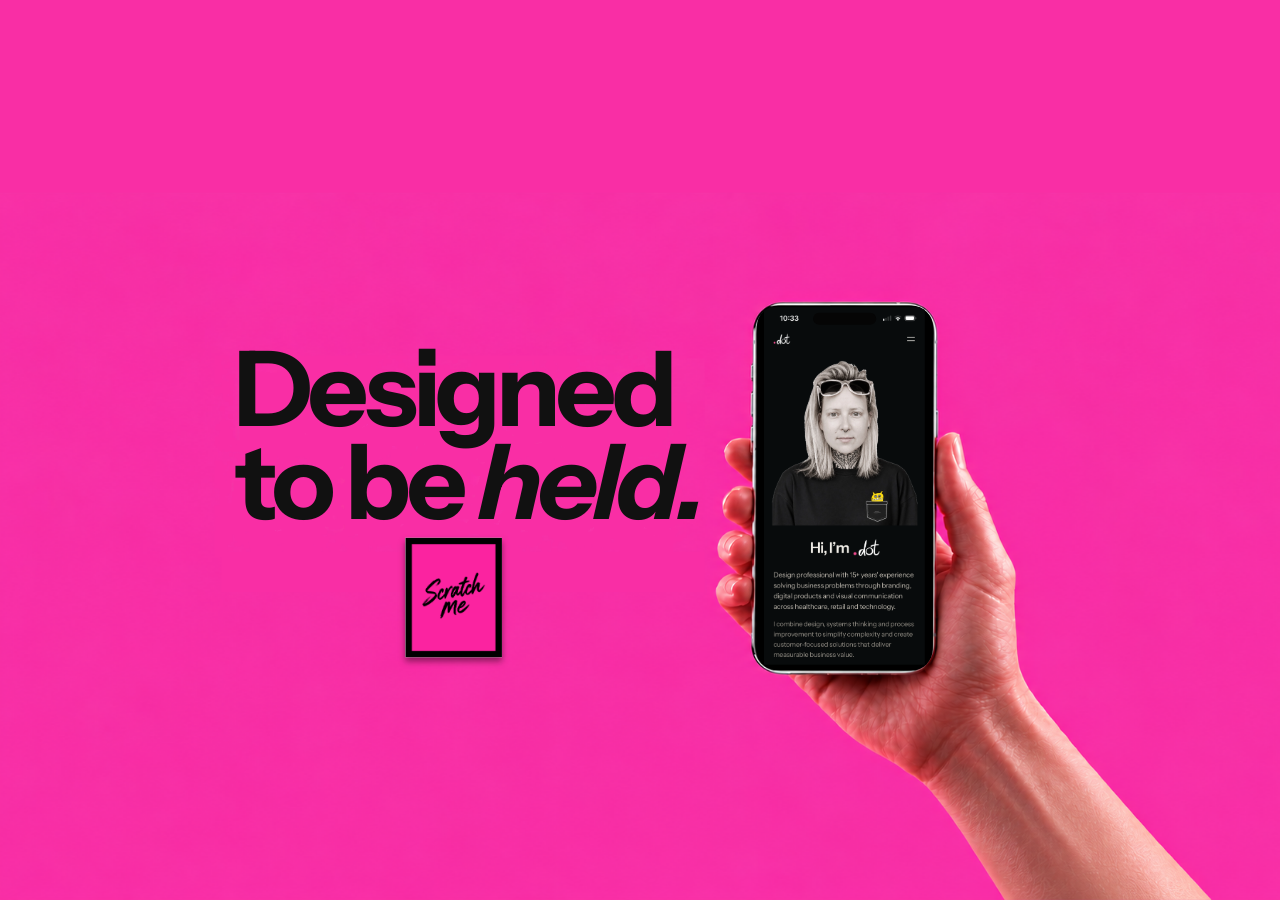
<file: index.html>
<!DOCTYPE html>
<html lang="en">
  <head>
    <meta charset="UTF-8" />
    <meta name="viewport" content="width=device-width, initial-scale=1" />
    <meta
      name="description"
      content="Dot. — design professional with 15+ years across branding, digital products and visual communication."
    />
    <title>Dot. — About</title>
    <link rel="preconnect" href="https://fonts.googleapis.com" />
    <link rel="preconnect" href="https://fonts.gstatic.com" crossorigin />
    <link
      href="https://fonts.googleapis.com/css2?family=Caveat:wght@600&family=Instrument+Sans:ital,wght@0,400;0,500;0,600;0,700;1,400;1,700&display=swap"
      rel="stylesheet"
    />
    <link rel="stylesheet" href="freedom/styles.css?v=about-42" />
    <link rel="stylesheet" href="about/theme.css?v=about-37" />
    <link rel="stylesheet" href="desktop-gate/styles.css?v=gate-24" />
  </head>
  <body class="page-about">
    <div class="desktop-gate" aria-label="Open this portfolio on your phone">
      <div class="desktop-gate__stage">
        <img
          class="desktop-gate__bg"
          src="desktop-gate/images/desktop-mobile-gate-bg.png?v=gate-24"
          alt=""
          width="1721"
          height="914"
          decoding="async"
        />
        <h1 class="desktop-gate__headline" aria-label="Designed to be held.">
          <span class="desktop-gate__line desktop-gate__line--designed">Designed</span>
          <span class="desktop-gate__line desktop-gate__line--second">
            <span class="desktop-gate__word desktop-gate__word--tobe">to be</span>
            <span class="desktop-gate__word desktop-gate__word--held">held.</span>
          </span>
        </h1>
        <div class="desktop-gate__screen" aria-hidden="true">
          <img
            class="desktop-gate__screen-img"
            src="desktop-gate/images/about-phone-screen.png"
            alt=""
            width="924"
            height="2000"
            decoding="async"
          />
          <span class="desktop-gate__island"></span>
        </div>
        <div class="desktop-gate__qr-unit">
          <div class="scratch-card">
            <div class="scratch-card__face">
              <img
                class="scratch-card__qr"
                src="desktop-gate/images/qr-design.png"
                alt="QR code — scan to open the portfolio on your phone"
                width="396"
                height="396"
                decoding="async"
              />
              <p class="scratch-card__label">Scan Me</p>
            </div>
            <canvas
              class="scratch-card__canvas"
              data-scratch-canvas
              role="img"
              aria-label="Scratch to reveal the QR code"
            ></canvas>
          </div>
        </div>
      </div>
    </div>

    <a class="skip-link" href="#main">Skip to content</a>

    <header class="site-header">
      <div class="site-header__inner">
        <a class="site-mark" href="/design/" aria-current="page">
          <picture>
            <source
              srcset="freedom/images/dot-wordmark.webp?v=nav-2"
              type="image/webp"
            />
            <img
              class="site-mark__img"
              src="freedom/images/dot-wordmark.png?v=nav-2"
              alt="Dot."
              width="396"
              height="254"
            />
          </picture>
        </a>
        <button
          class="menu-button"
          type="button"
          aria-label="Menu"
          aria-expanded="false"
          aria-controls="site-nav"
        >
          <span class="menu-button__line" aria-hidden="true"></span>
          <span class="menu-button__line" aria-hidden="true"></span>
        </button>
      </div>
      <nav id="site-nav" class="site-nav" aria-label="Primary" aria-hidden="true">
        <ul class="site-nav__list">
          <li>
            <a class="site-nav__link" href="/design/freedom/">Freedom</a>
          </li>
          <li>
            <a class="site-nav__link" href="/design/navi/">Navi</a>
          </li>
          <li>
            <a class="site-nav__link" href="/design/selected-work/">Selected Work</a>
          </li>
          <li>
            <a class="site-nav__link" href="/design/" aria-current="page">About</a>
          </li>
        </ul>
      </nav>
    </header>

    <main id="main">
      <!-- 01 INTRO -->
      <section class="about-hero" id="top" aria-labelledby="about-title">
        <figure class="about-hero__portrait reveal">
          <div class="portrait-stage">
            <picture>
              <source srcset="about/images/dot-portrait.webp" type="image/webp" />
              <img
                class="portrait-stage__photo"
                src="about/images/dot-portrait.png"
                alt="Dot., black-and-white portrait with a yellow monster peeking from a shirt pocket."
                width="1174"
                height="1329"
                decoding="async"
                fetchpriority="high"
              />
            </picture>
            <!-- Hides the baked-in monster so the animated overlay can move cleanly -->
            <img
              class="portrait-monster-blocker"
              src="about/images/monster-blocker.webp"
              alt=""
              width="1174"
              height="1329"
              decoding="async"
              aria-hidden="true"
              draggable="false"
            />
            <img
              class="portrait-monster"
              src="about/images/pocket-monster.webp"
              alt=""
              width="96"
              height="163"
              decoding="async"
              aria-hidden="true"
              draggable="false"
              data-pocket-monster
            />
            <!-- Pocket lip/fabric sits above the monster -->
            <img
              class="portrait-pocket"
              src="about/images/pocket-front.webp"
              alt=""
              width="1174"
              height="1329"
              decoding="async"
              aria-hidden="true"
              draggable="false"
            />
          </div>
        </figure>
        <div class="about-hero__copy about-wrap">
          <h1 class="about-hero__intro" id="about-title" data-intro-lockup>
            <span class="about-hero__hello">Hi, I’m</span>
            <picture class="about-hero__mark">
              <source
                srcset="about/images/dot-wordmark.webp?v=about-33"
                type="image/webp"
              />
              <img
                class="about-hero__wordmark"
                src="about/images/dot-wordmark.png?v=about-33"
                alt="Dot."
                width="396"
                height="254"
                decoding="async"
              />
            </picture>
          </h1>
          <p class="about-hero__lede reveal">
            Design professional with 15+ years' experience solving business
            problems through branding, digital products and visual communication
            across healthcare, retail and technology.
          </p>
          <p class="about-hero__body reveal">
            I combine design, systems thinking and process improvement to
            simplify complexity and create customer-focused solutions that
            deliver measurable business value.
          </p>
        </div>
      </section>

      <!-- 02 SNAPSHOT -->
      <section
        class="about-section"
        aria-labelledby="snapshot-title"
        id="snapshot"
      >
        <div class="about-wrap about-wrap--wide">
          <h2 class="about-kicker reveal" id="snapshot-title">
            Professional Snapshot
          </h2>
          <span class="about-rule reveal" aria-hidden="true"></span>

          <div class="snapshot-grid">
            <article class="snapshot-item reveal">
              <!-- person / profile outline -->
              <svg class="about-icon" viewBox="0 0 48 48" aria-hidden="true">
                <circle cx="24" cy="16" r="7.5" />
                <path d="M10 40c2.4-8.2 8.2-12.5 14-12.5S35.6 31.8 38 40" />
              </svg>
              <p class="snapshot-item__stat">15+</p>
              <p class="snapshot-item__label">
                years’ experience<br />
                across healthcare,<br />
                retail and technology
              </p>
            </article>

            <article class="snapshot-item reveal">
              <!-- medical / healthcare bag with cross -->
              <svg class="about-icon" viewBox="0 0 48 48" aria-hidden="true">
                <path d="M16 18V14.5a8 8 0 0 1 16 0V18" />
                <rect x="8" y="18" width="32" height="22" rx="3.5" />
                <path d="M24 24.5v11M18.5 30h11" />
              </svg>
              <p class="snapshot-item__stat">500+</p>
              <p class="snapshot-item__label">
                Independent pharmacies<br />
                supported
              </p>
            </article>

            <article class="snapshot-item reveal">
              <!-- buildings / business -->
              <svg class="about-icon" viewBox="0 0 48 48" aria-hidden="true">
                <path d="M6 40V18l10-8 10 8v22" />
                <path d="M16 40V22h10v18" />
                <path d="M26 40V16l8-6 8 5v25" />
                <path d="M6 40h36" />
                <path d="M19.5 26h3M19.5 31h3M31.5 24h3M31.5 29h3" />
              </svg>
              <p class="snapshot-item__stat">8</p>
              <p class="snapshot-item__label">
                brands &amp; businesses<br />
                managed across a<br />
                fast-paced, shared<br />
                services environment
              </p>
            </article>

            <article class="snapshot-item reveal">
              <!-- CV brain mark (supplied icon) -->
              <img
                class="about-icon about-icon--img"
                src="about/images/brain-icon.webp"
                alt=""
                width="48"
                height="48"
                decoding="async"
              />
              <p class="snapshot-item__stat">AI</p>
              <p class="snapshot-item__label">
                as a bridge<br />
                between human<br />
                creativity and smarter<br />
                solutions
              </p>
            </article>
          </div>
        </div>
      </section>

      <!-- 03 EXPERTISE -->
      <section
        class="about-section"
        aria-labelledby="expertise-title"
        id="expertise"
      >
        <div class="about-wrap">
          <h2 class="about-kicker reveal" id="expertise-title">
            Areas of Expertise
          </h2>
          <span class="about-rule reveal" aria-hidden="true"></span>

          <div class="expertise-stack">
            <div class="expertise-block reveal">
              <!-- person + star -->
              <svg class="about-icon" viewBox="0 0 48 48" aria-hidden="true">
                <circle cx="18" cy="15" r="6.5" />
                <path d="M6 38c2-7.2 7-11 12-11" />
                <path
                  d="M33.5 11.5l1.6 3.4 3.7.5-2.7 2.6.7 3.7-3.3-1.8-3.3 1.8.7-3.7-2.7-2.6 3.7-.5z"
                />
              </svg>
              <h3 class="expertise-block__title">
                Strategy &amp;<br />
                Leadership
              </h3>
              <ul class="expertise-list">
                <li>Systems thinking</li>
                <li>Process improvement</li>
                <li>Stakeholder management</li>
                <li>Cross-functional collaboration</li>
                <li>Project delivery</li>
              </ul>
            </div>

            <div class="expertise-block reveal">
              <!-- pencil -->
              <svg class="about-icon" viewBox="0 0 48 48" aria-hidden="true">
                <path d="M28.5 8.5l11 11L20 39H9V28L28.5 8.5z" />
                <path d="M24.5 12.5l11 11" />
                <path d="M9 39l4.5-1.2" />
              </svg>
              <h3 class="expertise-block__title">
                Design &amp;<br />
                Communication
              </h3>
              <ul class="expertise-list">
                <li>Brand strategy</li>
                <li>Visual communication</li>
                <li>UX/UI collaboration</li>
                <li>Executive presentation design</li>
                <li>Information architecture</li>
              </ul>
            </div>
          </div>
        </div>
      </section>

      <!-- 04 PERSONALITY -->
      <section class="about-quote" aria-label="Personality">
        <div class="about-wrap">
          <figure class="about-quote__bubble" data-quote-bubble>
            <span class="about-quote__mark" aria-hidden="true">“</span>
            <blockquote class="about-quote__body">
              <p class="about-quote__lead">
                Some days<br />
                I amaze myself.
              </p>
              <p class="about-quote__aside">
                Other days<br />
                I put my keys in the<br />
                <span class="about-quote__punch">fridge.</span>
              </p>
            </blockquote>
          </figure>
        </div>
      </section>

      <!-- 05 CAREER -->
      <section
        class="about-section"
        aria-labelledby="career-title"
        id="career"
      >
        <div class="about-wrap">
          <h2 class="about-kicker reveal" id="career-title">
            Career Experience
          </h2>
          <span class="about-rule reveal" aria-hidden="true"></span>

          <div class="career-timeline" data-career-timeline>
            <div class="career-timeline__rail" aria-hidden="true"></div>
            <div class="career-timeline__dot" aria-hidden="true"></div>

            <article class="career-entry reveal">
              <p class="career-entry__dates">2020 – Present</p>
              <h3 class="career-entry__role">
                Design Manager | NAVI Group | Dublin
              </h3>
              <p class="career-entry__summary">
                Provide strategic creative support across multiple healthcare,
                retail and technology businesses within the NAVI Group,
                balancing competing priorities while maintaining consistent
                brand standards and delivering commercially focused design
                solutions.
              </p>
              <ul class="career-entry__list">
                <li>
                  Support integrated campaigns across hundreds of independent
                  pharmacies.
                </li>
                <li>
                  Maintain brand consistency across CarePlus Pharmacy, StayWell
                  Pharmacy, Axium Buying Group, ScreenVend, DispenSense and
                  Thera Pharmaceuticals.
                </li>
                <li>
                  Produce strategic presentations and communications for An
                  Post, Pfizer, Brown Thomas, Dunnes Stores, Arnotts and
                  Uniphar.
                </li>
                <li>
                  Develop concepts from initial brief through production while
                  maintaining exceptional quality and attention to detail.
                </li>
                <li>
                  Lead branding, marketing campaigns, packaging, digital
                  communications and customer-facing creative projects.
                </li>
                <li>
                  Manage mobile applications, touchscreen interfaces, ordering
                  platforms and executive presentations.
                </li>
                <li>
                  Partner with commercial, marketing, software development and
                  senior leadership teams to translate business requirements
                  into practical visual solutions.
                </li>
                <li>
                  Introduce structured creative workflows that strengthen
                  collaboration and reduce rework.
                </li>
              </ul>
            </article>

            <article class="career-entry reveal">
              <p class="career-entry__dates">2018 – 2020</p>
              <h3 class="career-entry__role">
                Senior Graphic Designer | NAVI Group | Dublin
              </h3>
              <ul class="career-entry__list">
                <li>
                  Delivered integrated print, digital and experiential
                  campaigns across multiple organisations.
                </li>
                <li>
                  Produced executive presentations, conference branding,
                  exhibition graphics, promotional materials and advertising
                  campaigns.
                </li>
                <li>
                  Maintained brand standards, design systems and visual
                  consistency across multiple organisations.
                </li>
                <li>
                  Collaborated with UX, marketing and commercial teams to
                  improve customer experience and campaign effectiveness.
                </li>
                <li>
                  Supported annual conferences through stage concepts,
                  invitations, signage, awards, sponsorship materials and
                  presentations.
                </li>
              </ul>
            </article>

            <article class="career-entry reveal">
              <p class="career-entry__dates">2016 – 2018</p>
              <h3 class="career-entry__role">
                Graphic Designer | CarePlus Pharmacy, Axium Buying Group &amp;
                Thera Pharmaceuticals | Dublin
              </h3>
              <ul class="career-entry__list">
                <li>
                  Managed monthly promotional campaigns across print and digital
                  platforms.
                </li>
                <li>
                  Designed catalogues, POS, vehicle graphics, seasonal
                  campaigns, online banners and customer communications.
                </li>
                <li>
                  Worked closely with commercial and marketing teams to support
                  sales objectives and strengthen brand awareness.
                </li>
                <li>
                  Balanced multiple projects while ensuring consistency,
                  accuracy and on-time delivery.
                </li>
              </ul>
            </article>

            <article class="career-entry career-entry--freelance reveal">
              <p class="career-entry__dates">Freelance</p>
              <h3 class="career-entry__role">
                Brand &amp; Design Consultant
              </h3>
              <p class="career-entry__summary">
                Worked directly with business owners to understand their goals
                before developing brands and visual communication that supported
                their business. The freedom to work closely with clients allowed
                me to challenge ideas, simplify complexity and create practical
                design solutions rather than simply responding to a brief.
              </p>
            </article>
          </div>
        </div>
      </section>

      <!-- 06 EDUCATION -->
      <section
        class="about-section"
        aria-labelledby="education-title"
        id="education"
      >
        <div class="about-wrap">
          <h2 class="about-kicker reveal" id="education-title">Education</h2>
          <span class="about-rule reveal" aria-hidden="true"></span>
          <p class="edu-title reveal">Bachelor of Design (Honours)</p>
          <p class="edu-meta reveal">
            Visual Communication<br />
            National College of Art &amp; Design (NCAD), Dublin
          </p>
          <p class="edu-dates reveal">2005–2009</p>
        </div>
      </section>

      <!-- 08 AI PHILOSOPHY -->
      <section
        class="about-section about-section--tight"
        aria-labelledby="ai-title"
        id="ai"
      >
        <div class="about-wrap">
          <h2 class="about-kicker reveal" id="ai-title">AI Philosophy</h2>
          <span class="about-rule reveal" aria-hidden="true"></span>
          <p class="ai-copy reveal">
            AI doesn't replace good design - it amplifies good thinking. I use
            it to research, challenge assumptions, organise information,
            accelerate production and bridge the gap between business problems
            and creative solutions.
            <strong
              >The thinking, judgement and decisions remain human.</strong
            >
          </p>
        </div>
      </section>

      <!-- 09 CV SKILL ICONS (traced from CV icon row) -->
      <section
        class="about-section about-section--tight about-section--apps"
        aria-label="Applications"
        id="apps"
      >
        <div class="about-wrap">
          <ul class="app-icons reveal">
            <li>
              <svg class="app-icon" viewBox="0 0 40 40" aria-hidden="true">
                <rect x="3.2" y="3.2" width="33.6" height="33.6" rx="8.2" />
                <text x="20" y="26.8" text-anchor="middle" class="app-icon__mark">
                  Ai
                </text>
              </svg>
              <span class="visually-hidden">Adobe Illustrator</span>
            </li>
            <li>
              <svg class="app-icon" viewBox="0 0 40 40" aria-hidden="true">
                <rect x="3.2" y="3.2" width="33.6" height="33.6" rx="8.2" />
                <text x="20" y="26.8" text-anchor="middle" class="app-icon__mark">
                  Id
                </text>
              </svg>
              <span class="visually-hidden">Adobe InDesign</span>
            </li>
            <li>
              <svg class="app-icon" viewBox="0 0 40 40" aria-hidden="true">
                <rect x="3.2" y="3.2" width="33.6" height="33.6" rx="8.2" />
                <text x="20" y="26.8" text-anchor="middle" class="app-icon__mark">
                  Ps
                </text>
              </svg>
              <span class="visually-hidden">Adobe Photoshop</span>
            </li>
            <li>
              <img
                class="app-icon app-icon--img"
                src="about/images/fi-icon.webp"
                alt=""
                width="40"
                height="40"
                decoding="async"
              />
              <span class="visually-hidden">Fi</span>
            </li>
            <li>
              <img
                class="app-icon app-icon--img"
                src="about/images/tilda-icon.webp"
                alt=""
                width="40"
                height="40"
                decoding="async"
              />
              <span class="visually-hidden">Tilda</span>
            </li>
            <li>
              <img
                class="app-icon app-icon--img"
                src="about/images/figma-icon.webp"
                alt=""
                width="40"
                height="40"
                decoding="async"
              />
              <span class="visually-hidden">Figma</span>
            </li>
            <li>
              <svg class="app-icon" viewBox="0 0 40 40" aria-hidden="true">
                <g transform="translate(20,20)">
                  <path
                    d="M-1.6-3.4C-1.6-8.5-4.8-12.2-8.6-12.2C-12.4-12.2-14.8-8.8-14.8-5.2C-14.8-1.2-11.2 1.6-7.2 3.4C-4.2 4.8-1.6 4.2-1.6 1.2"
                  />
                  <path
                    d="M-1.6-3.4C-1.6-8.5-4.8-12.2-8.6-12.2C-12.4-12.2-14.8-8.8-14.8-5.2C-14.8-1.2-11.2 1.6-7.2 3.4C-4.2 4.8-1.6 4.2-1.6 1.2"
                    transform="rotate(60)"
                  />
                  <path
                    d="M-1.6-3.4C-1.6-8.5-4.8-12.2-8.6-12.2C-12.4-12.2-14.8-8.8-14.8-5.2C-14.8-1.2-11.2 1.6-7.2 3.4C-4.2 4.8-1.6 4.2-1.6 1.2"
                    transform="rotate(120)"
                  />
                  <path
                    d="M-1.6-3.4C-1.6-8.5-4.8-12.2-8.6-12.2C-12.4-12.2-14.8-8.8-14.8-5.2C-14.8-1.2-11.2 1.6-7.2 3.4C-4.2 4.8-1.6 4.2-1.6 1.2"
                    transform="rotate(180)"
                  />
                  <path
                    d="M-1.6-3.4C-1.6-8.5-4.8-12.2-8.6-12.2C-12.4-12.2-14.8-8.8-14.8-5.2C-14.8-1.2-11.2 1.6-7.2 3.4C-4.2 4.8-1.6 4.2-1.6 1.2"
                    transform="rotate(240)"
                  />
                  <path
                    d="M-1.6-3.4C-1.6-8.5-4.8-12.2-8.6-12.2C-12.4-12.2-14.8-8.8-14.8-5.2C-14.8-1.2-11.2 1.6-7.2 3.4C-4.2 4.8-1.6 4.2-1.6 1.2"
                    transform="rotate(300)"
                  />
                  <polygon
                    points="0,-2.6 2.25,-1.3 2.25,1.3 0,2.6 -2.25,1.3 -2.25,-1.3"
                  />
                </g>
              </svg>
              <span class="visually-hidden">ChatGPT / OpenAI</span>
            </li>
            <li>
              <img
                class="app-icon app-icon--img"
                src="about/images/claude-icon.webp"
                alt=""
                width="40"
                height="40"
                decoding="async"
              />
              <span class="visually-hidden">Claude</span>
            </li>
            <li>
              <img
                class="app-icon app-icon--img"
                src="about/images/cursor-icon.webp"
                alt=""
                width="40"
                height="40"
                decoding="async"
              />
              <span class="visually-hidden">Cursor</span>
            </li>
            <li>
              <img
                class="app-icon app-icon--img"
                src="about/images/codecrafters-icon.webp"
                alt=""
                width="40"
                height="40"
                decoding="async"
              />
              <span class="visually-hidden">Codecrafters</span>
            </li>
            <li>
              <img
                class="app-icon app-icon--img"
                src="about/images/brain-icon.webp"
                alt=""
                width="40"
                height="40"
                decoding="async"
              />
              <span class="visually-hidden">Thinking</span>
            </li>
          </ul>
        </div>
      </section>
</main>

    <nav class="site-end-nav" aria-label="Site">
      <ul class="site-end-nav__list">
        <li>
          <a class="site-end-nav__link" href="/design/freedom/">Freedom</a>
        </li>
        <li>
          <a class="site-end-nav__link" href="/design/navi/">Navi</a>
        </li>
        <li>
          <a class="site-end-nav__link" href="/design/selected-work/">Selected Work</a>
        </li>
        <li>
          <a class="site-end-nav__link is-current" href="/design/" aria-current="page">About</a>
        </li>
      </ul>
    </nav>

    <script src="freedom/main.js?v=about-37" defer></script>
    <script src="about/about.js?v=about-37" defer></script>
    <script src="desktop-gate/gate.js?v=gate-24" defer></script>
  </body>
</html>
</file>
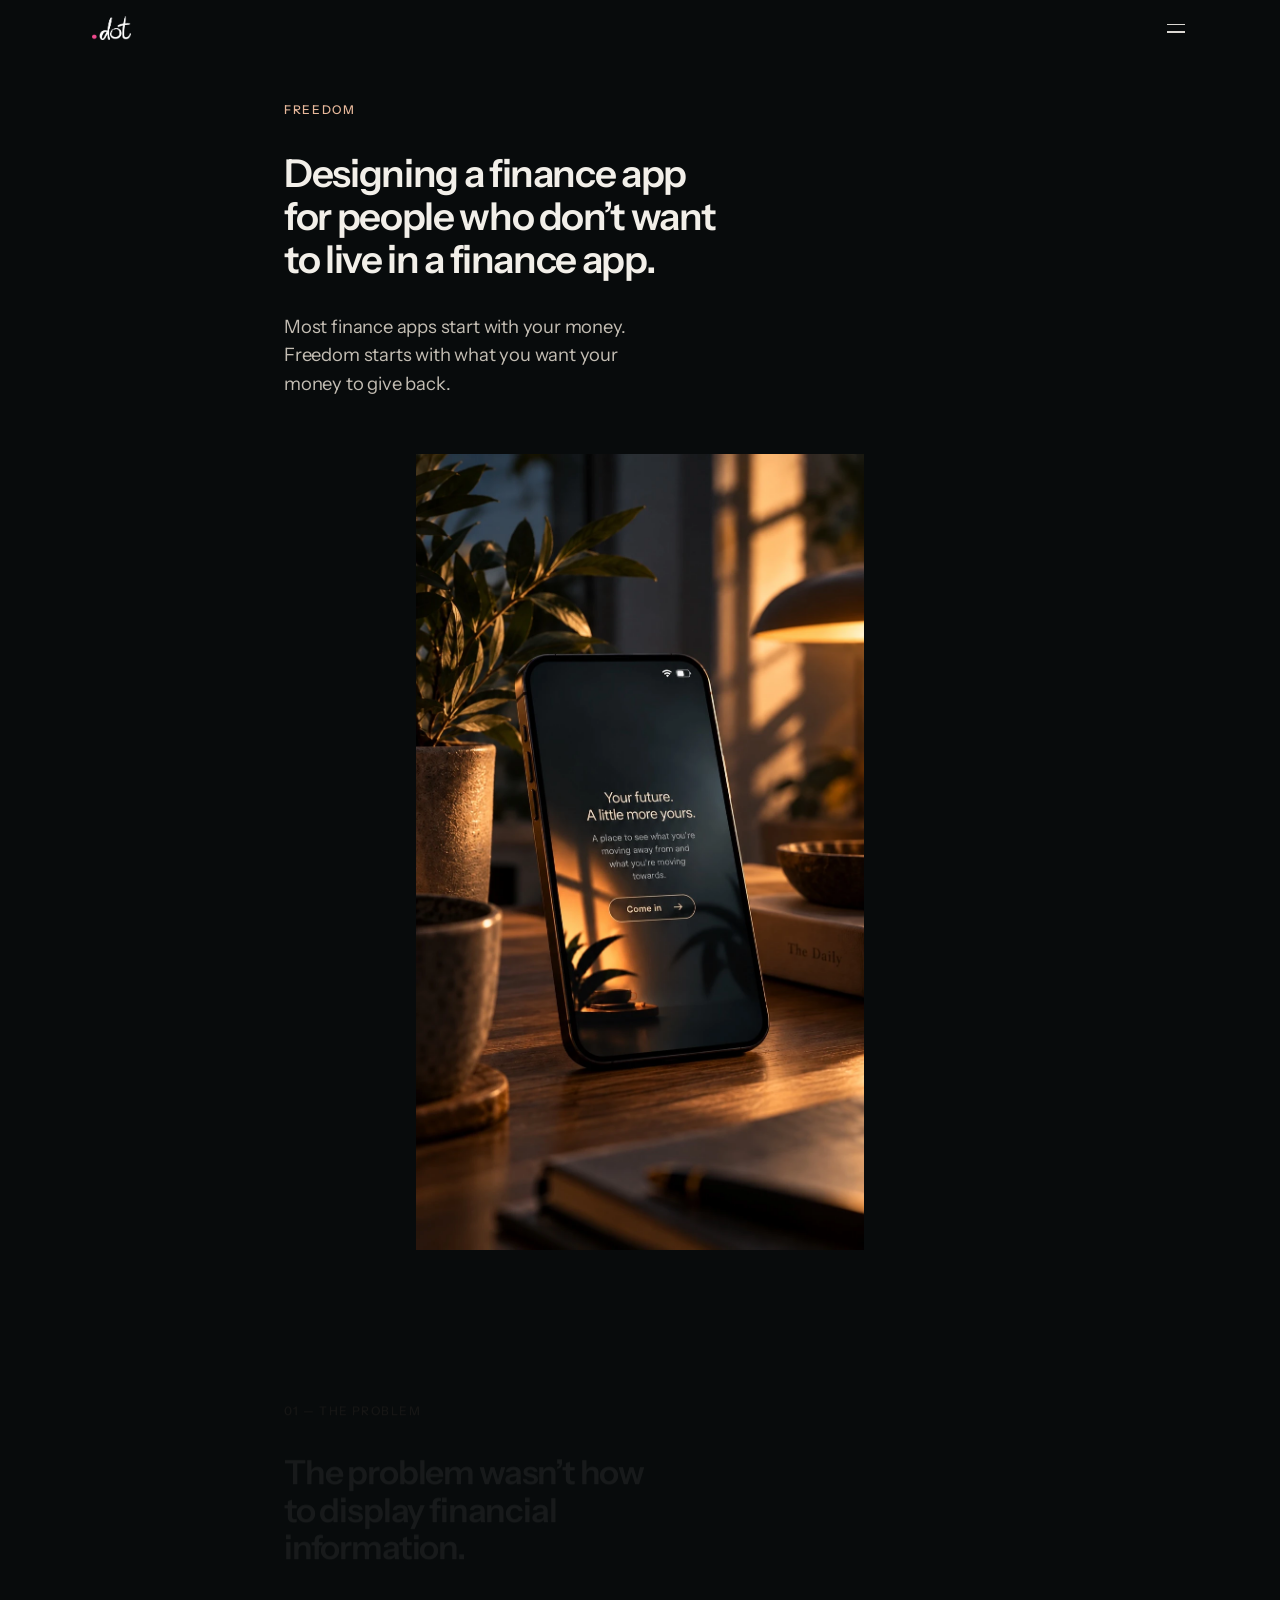
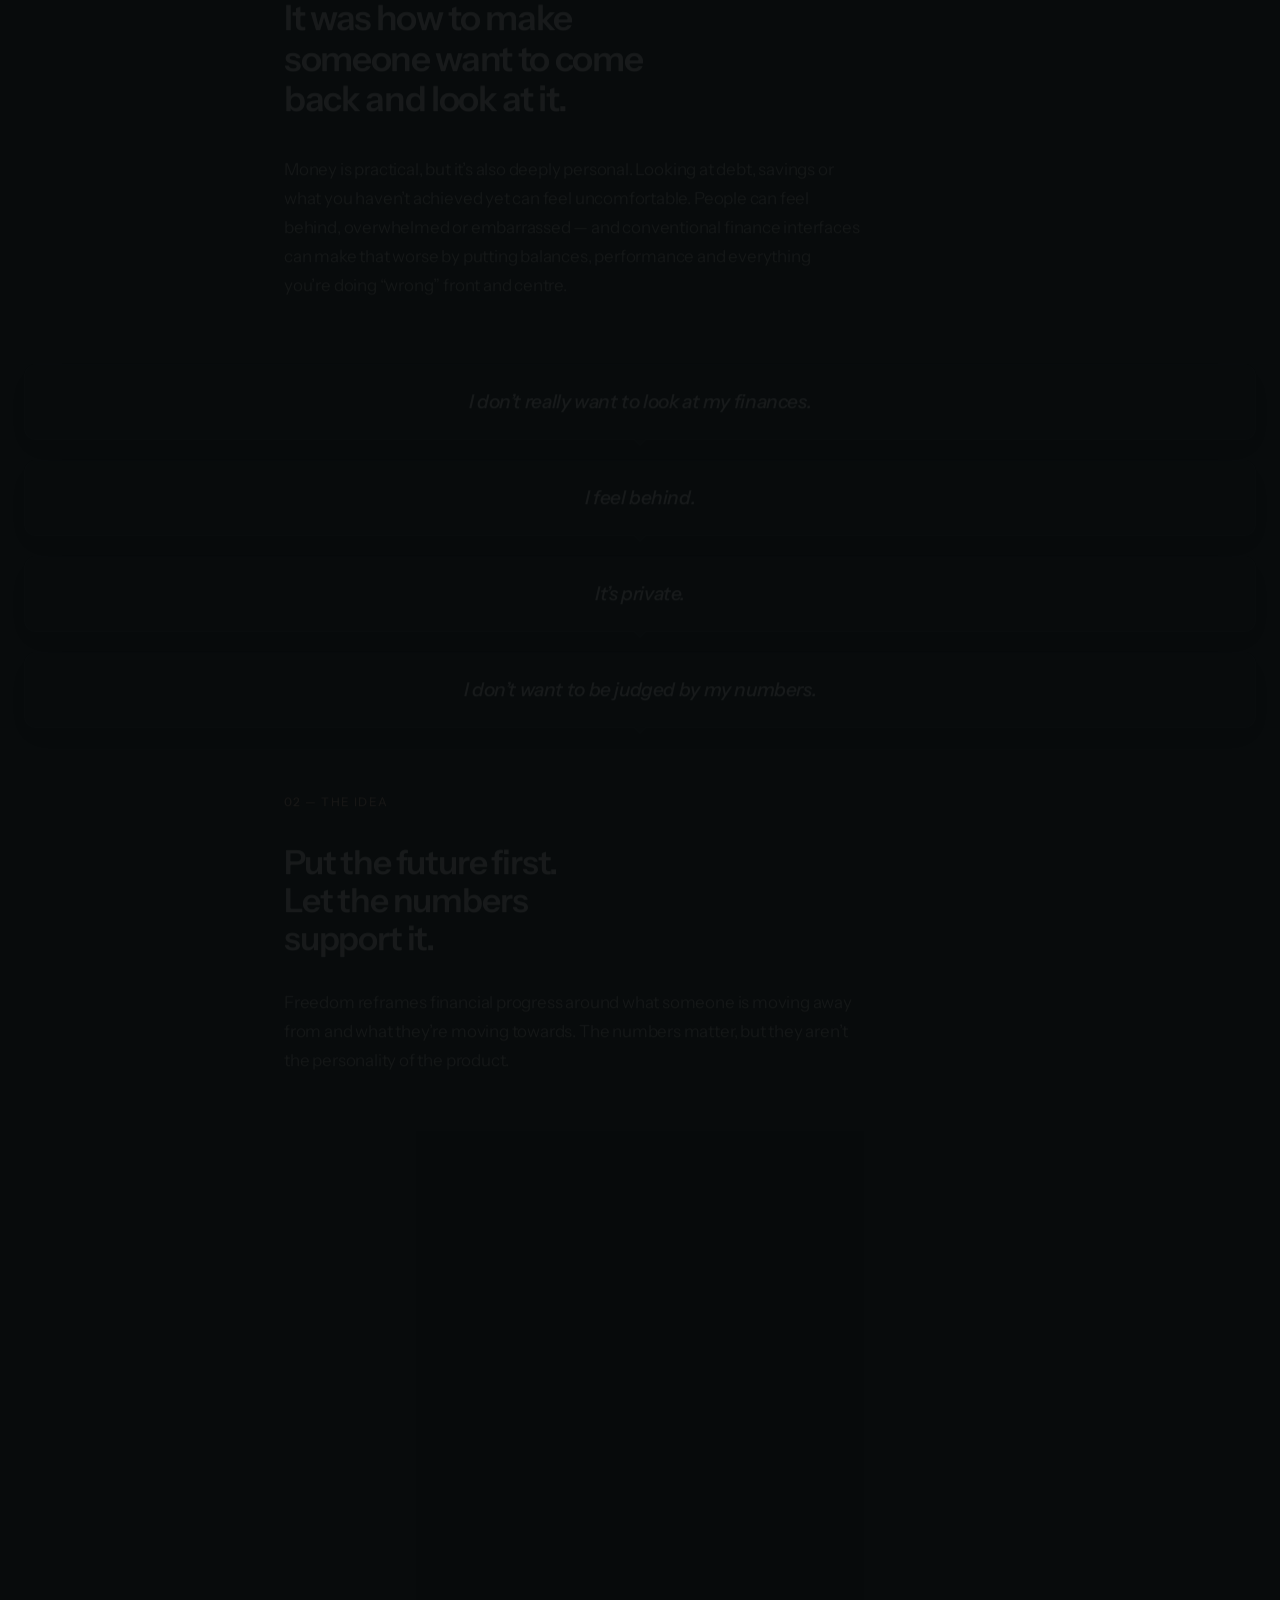
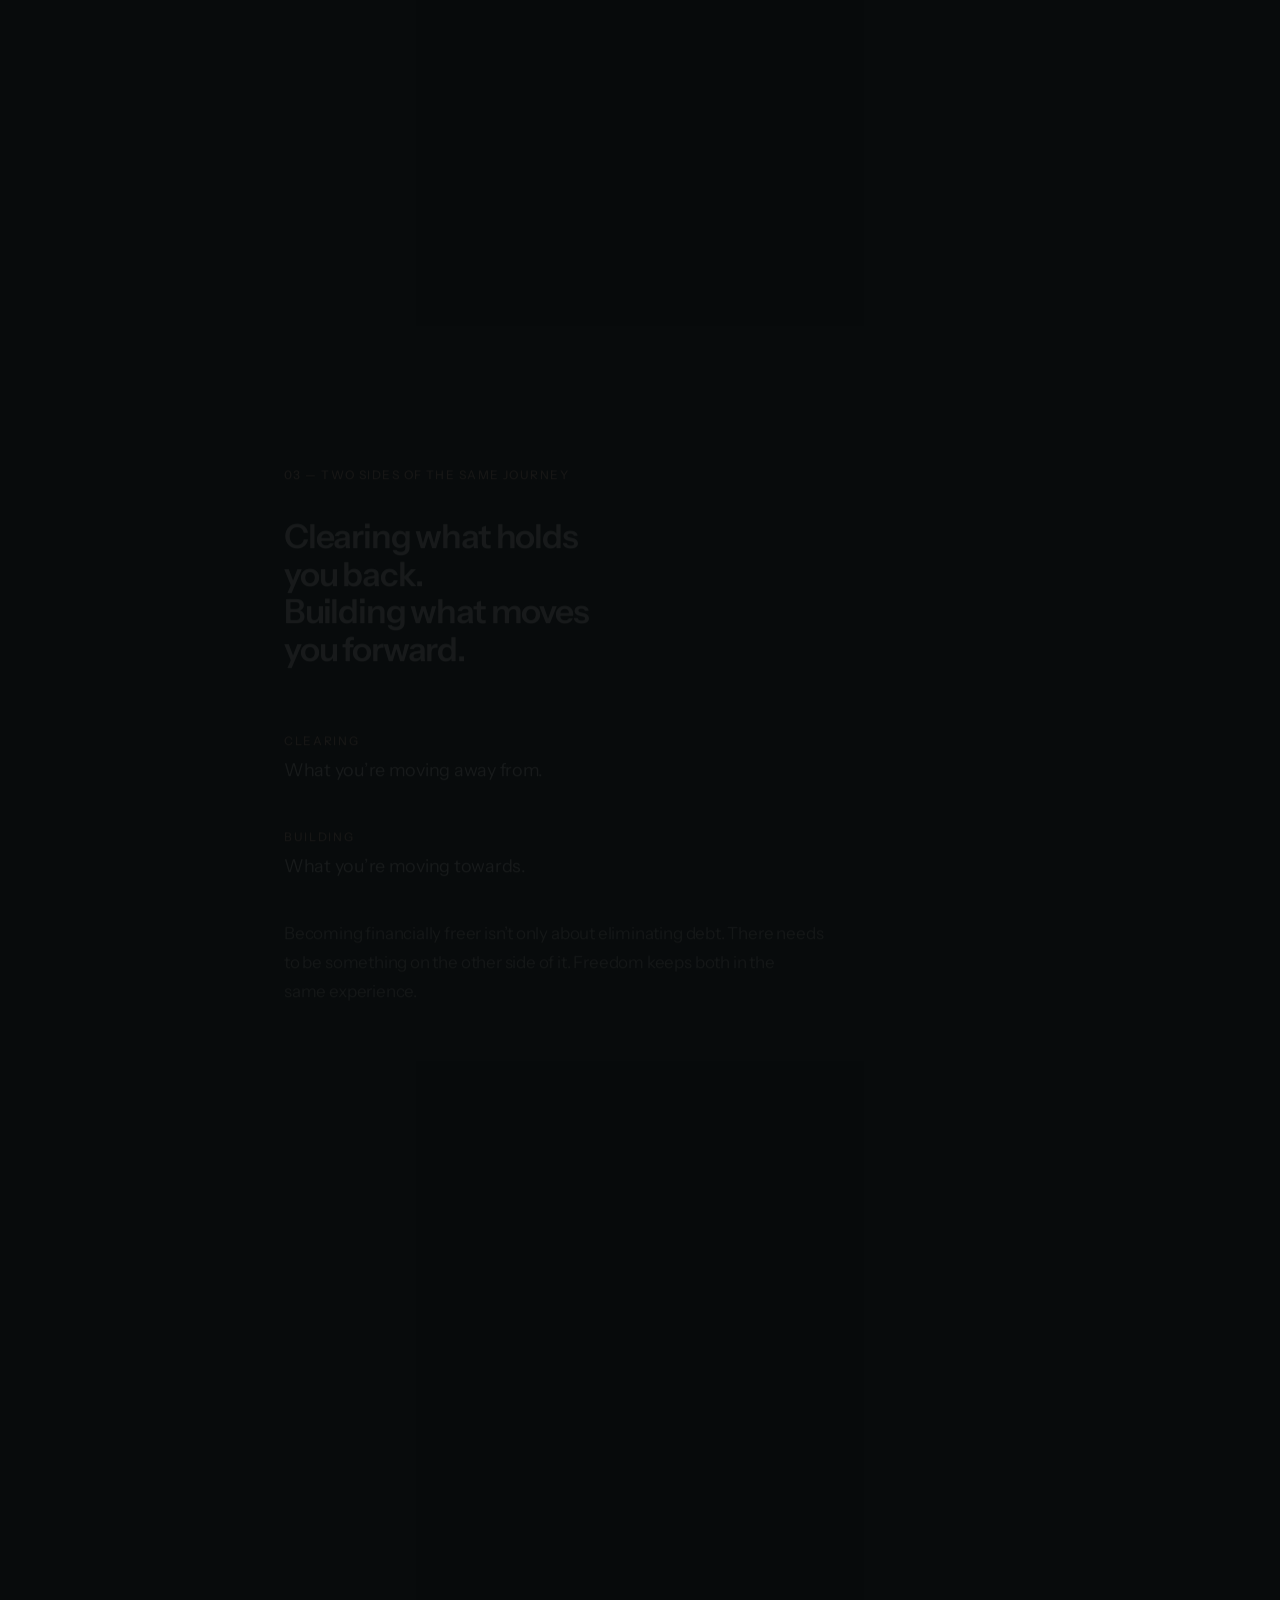
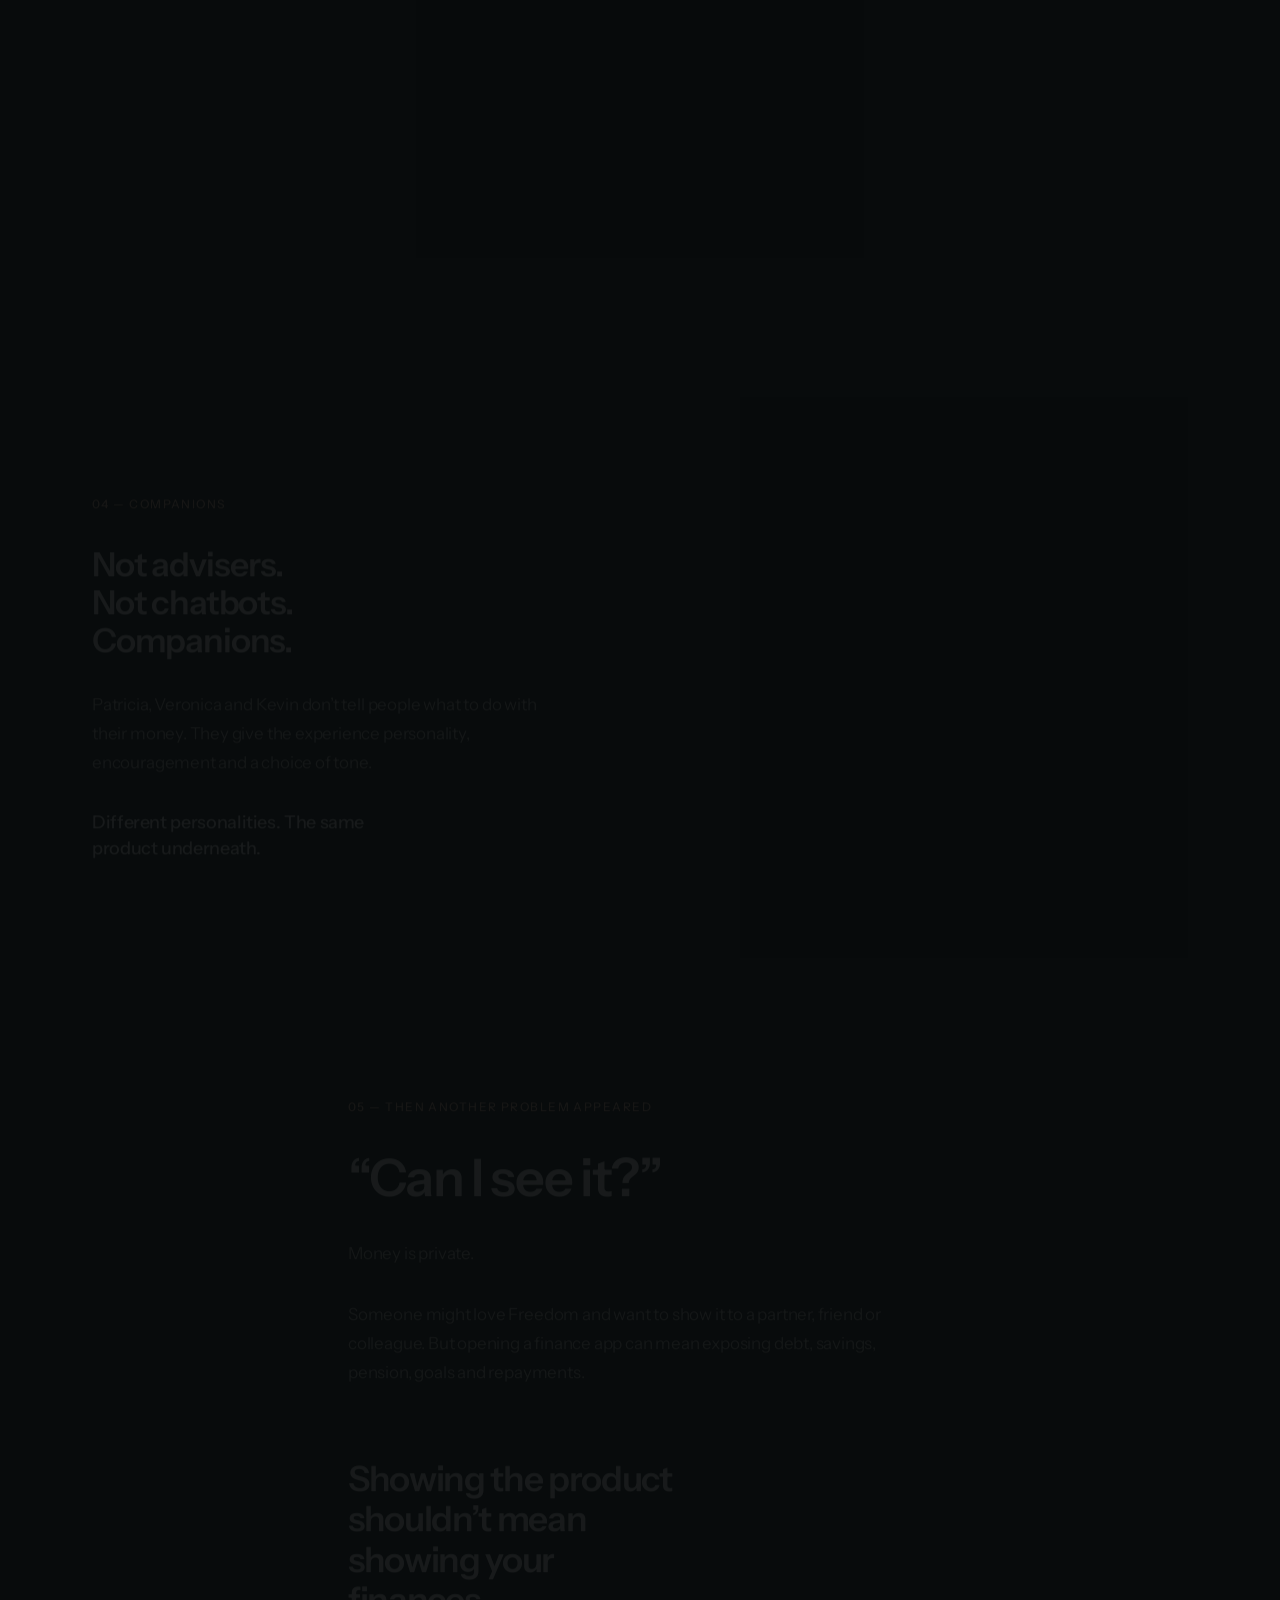
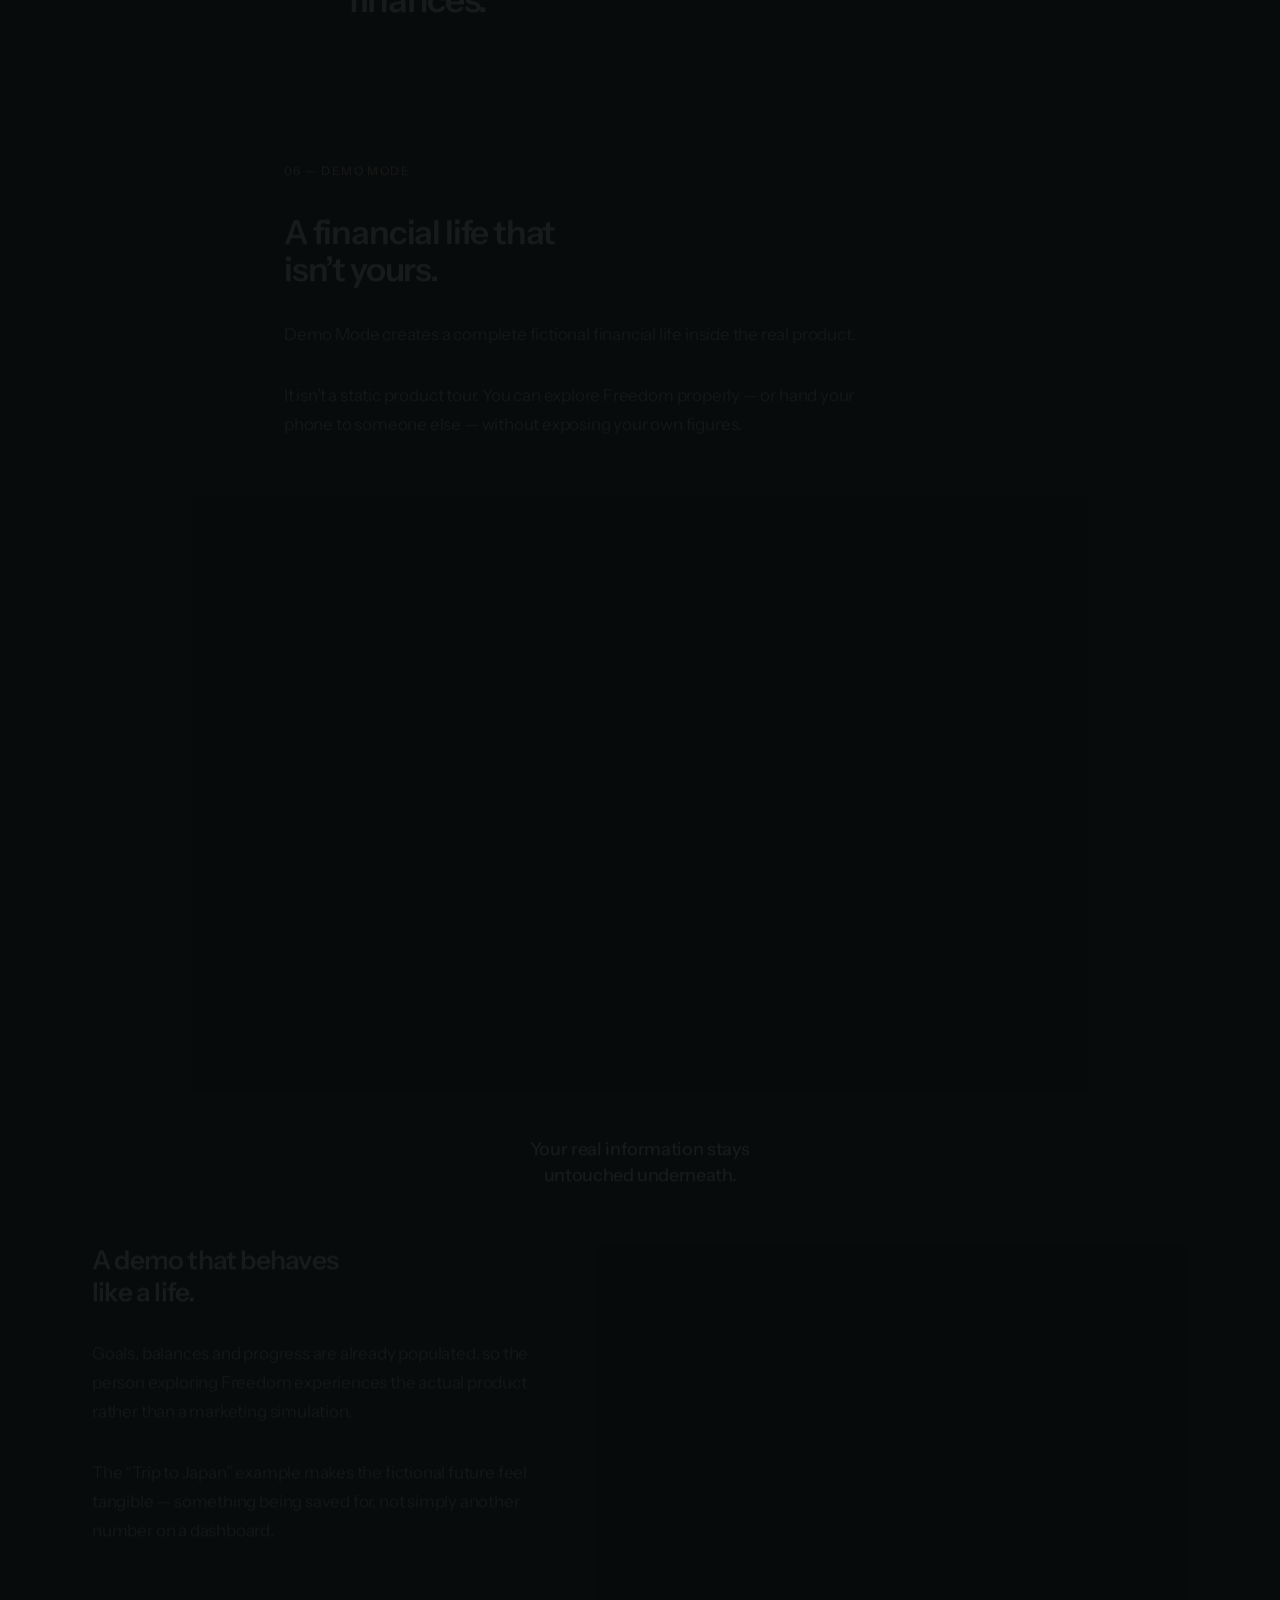
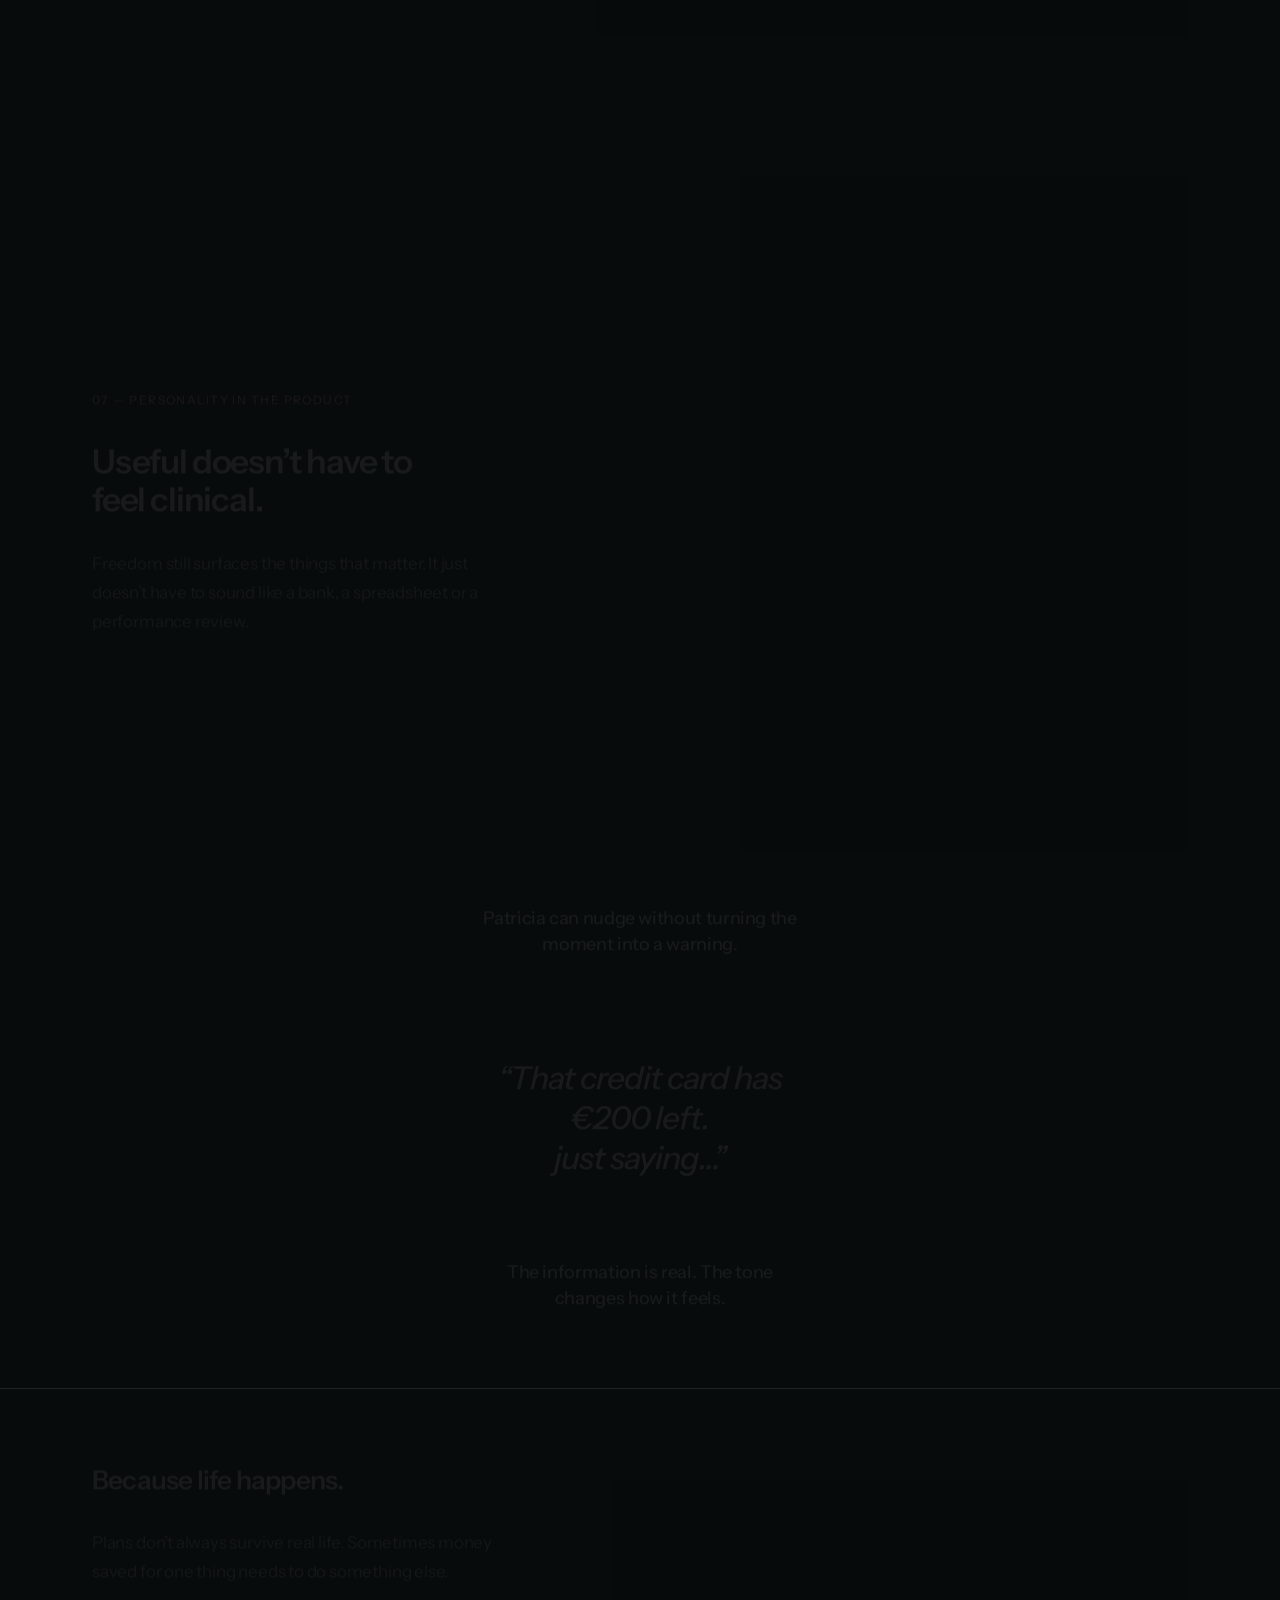
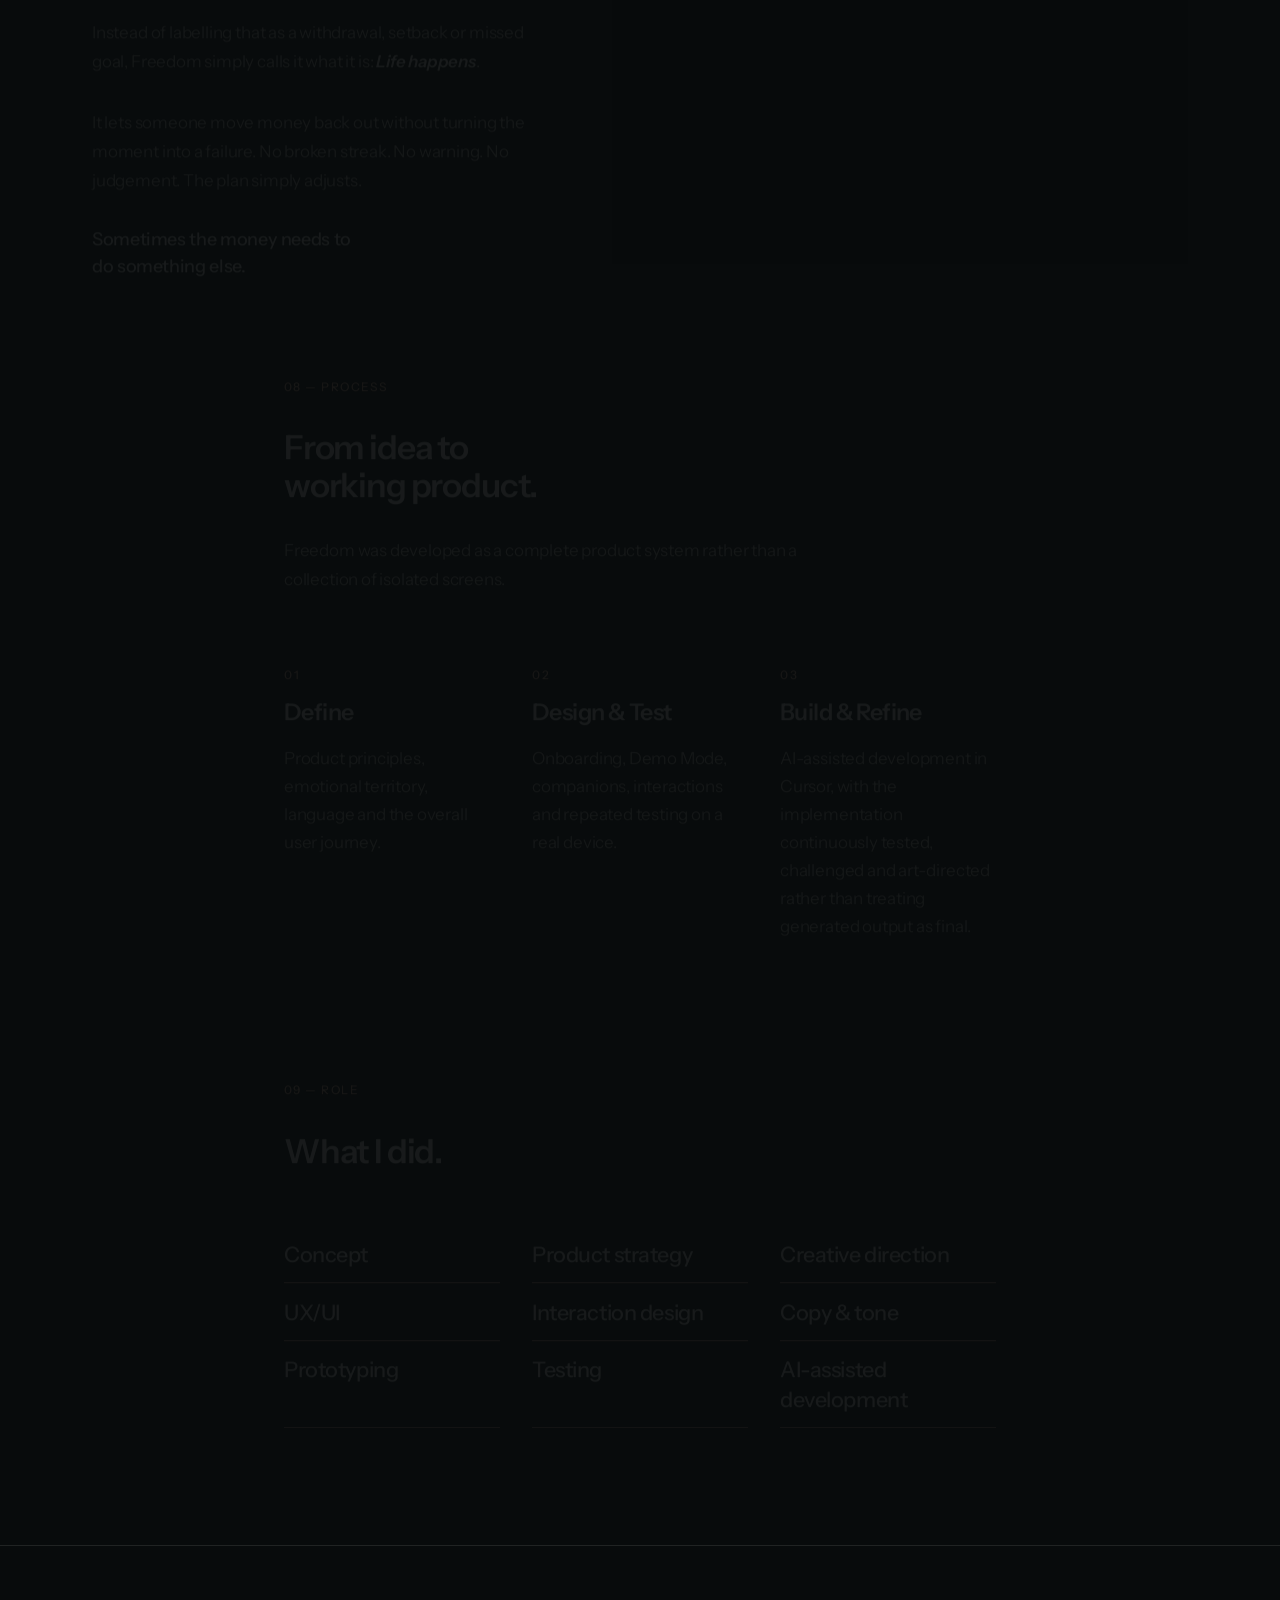
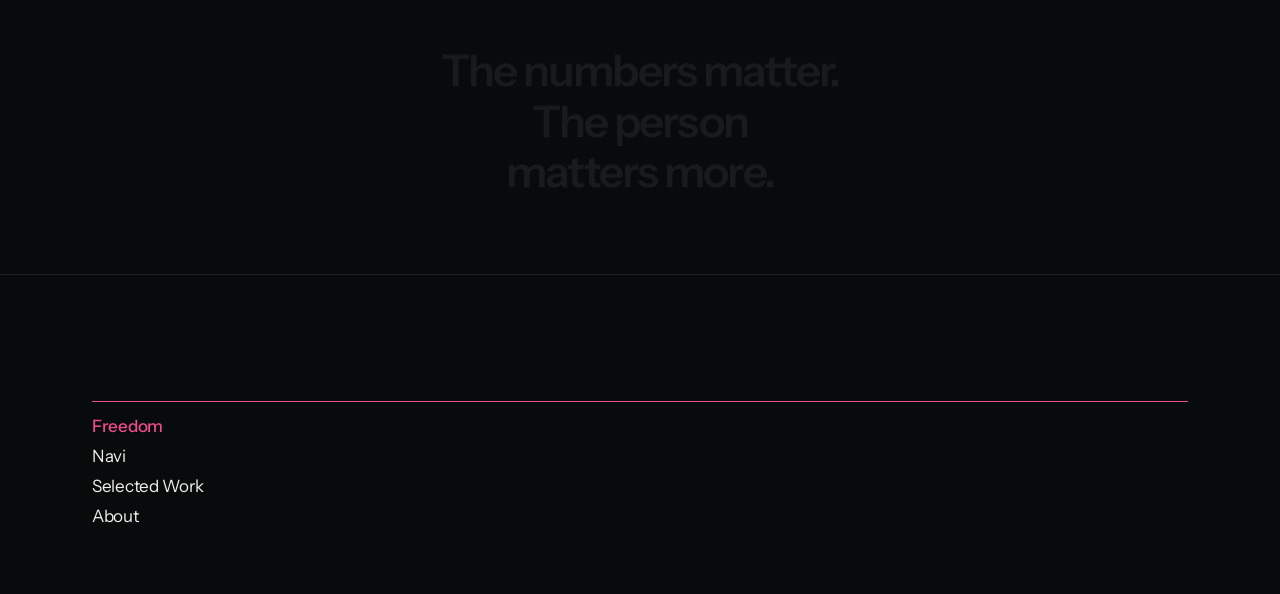
<file: freedom-50/index.html>
<!DOCTYPE html>
<html lang="en">
  <head>
    <meta charset="UTF-8" />
    <meta http-equiv="refresh" content="0; url=../freedom/" />
    <link rel="canonical" href="../freedom/" />
    <title>Freedom</title>
  </head>
  <body>
    <p><a href="../freedom/">Continue to Freedom</a></p>
  </body>
</html>
</file>
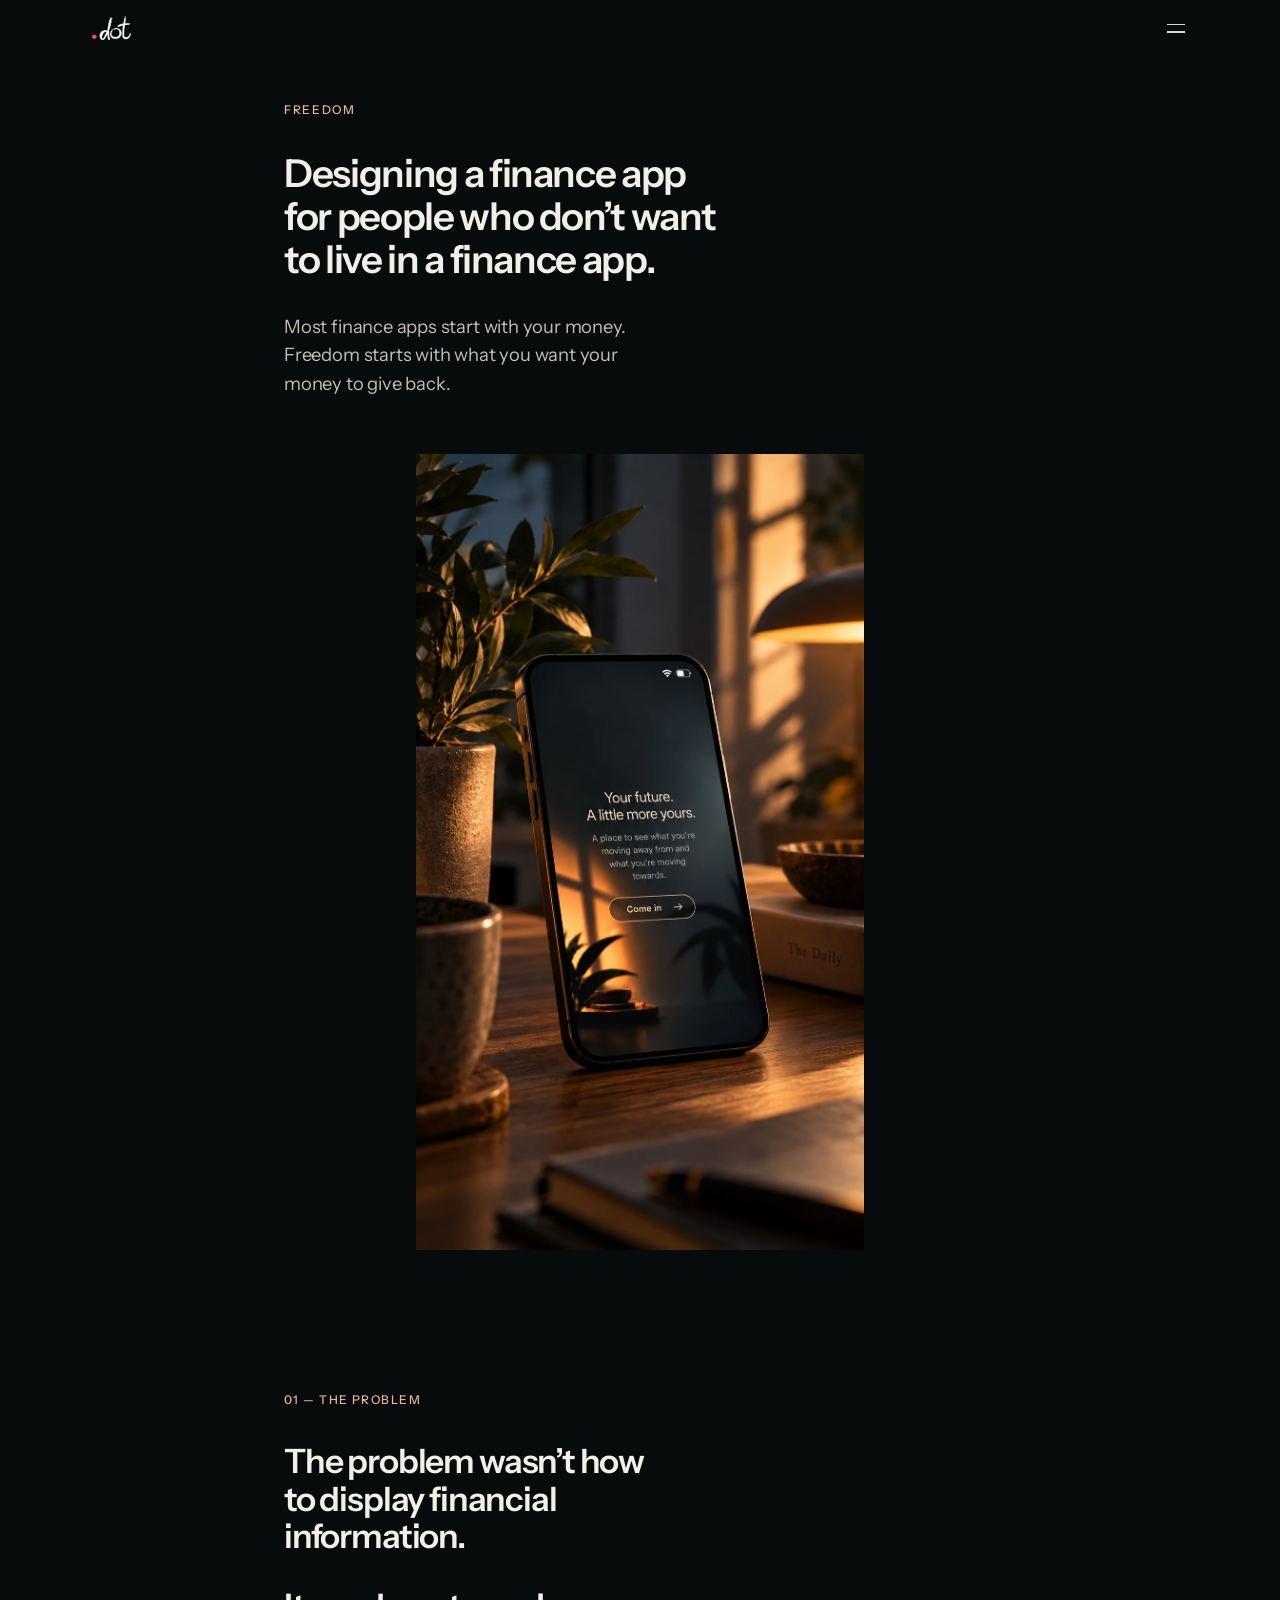
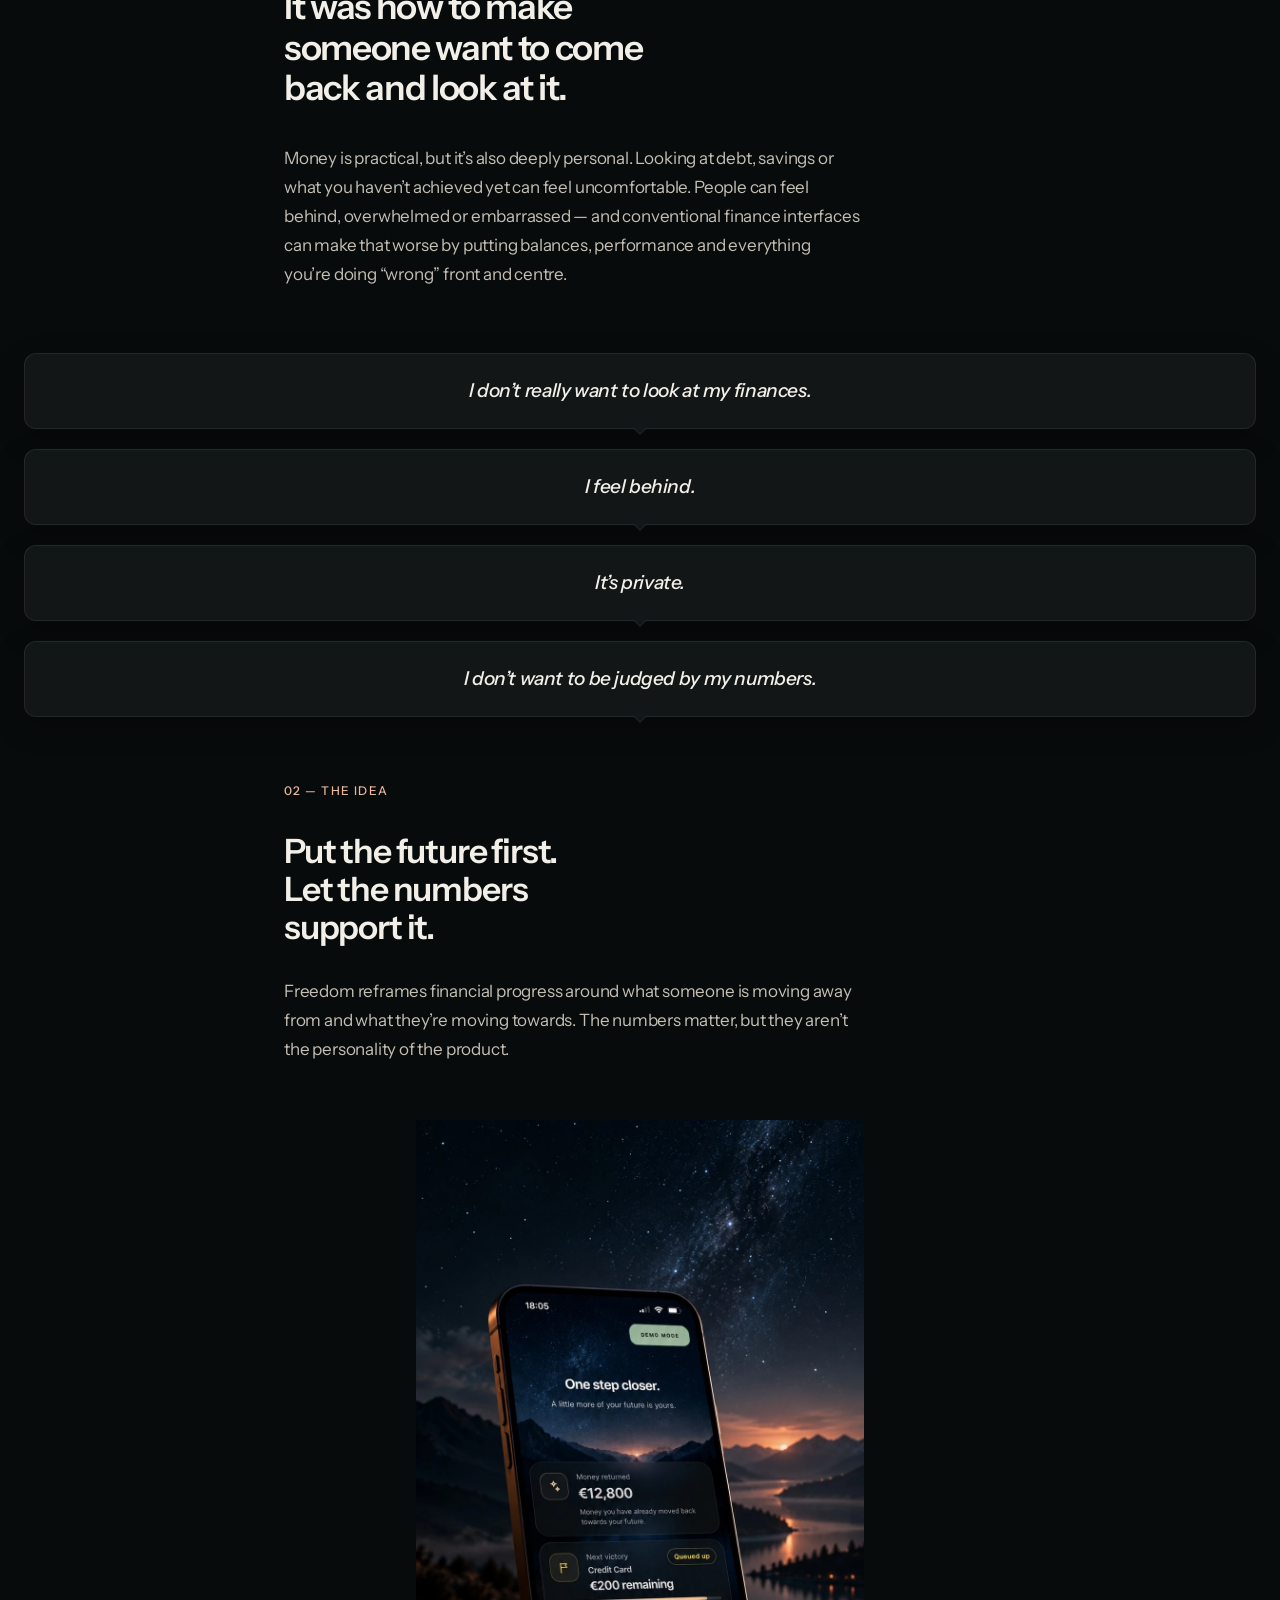
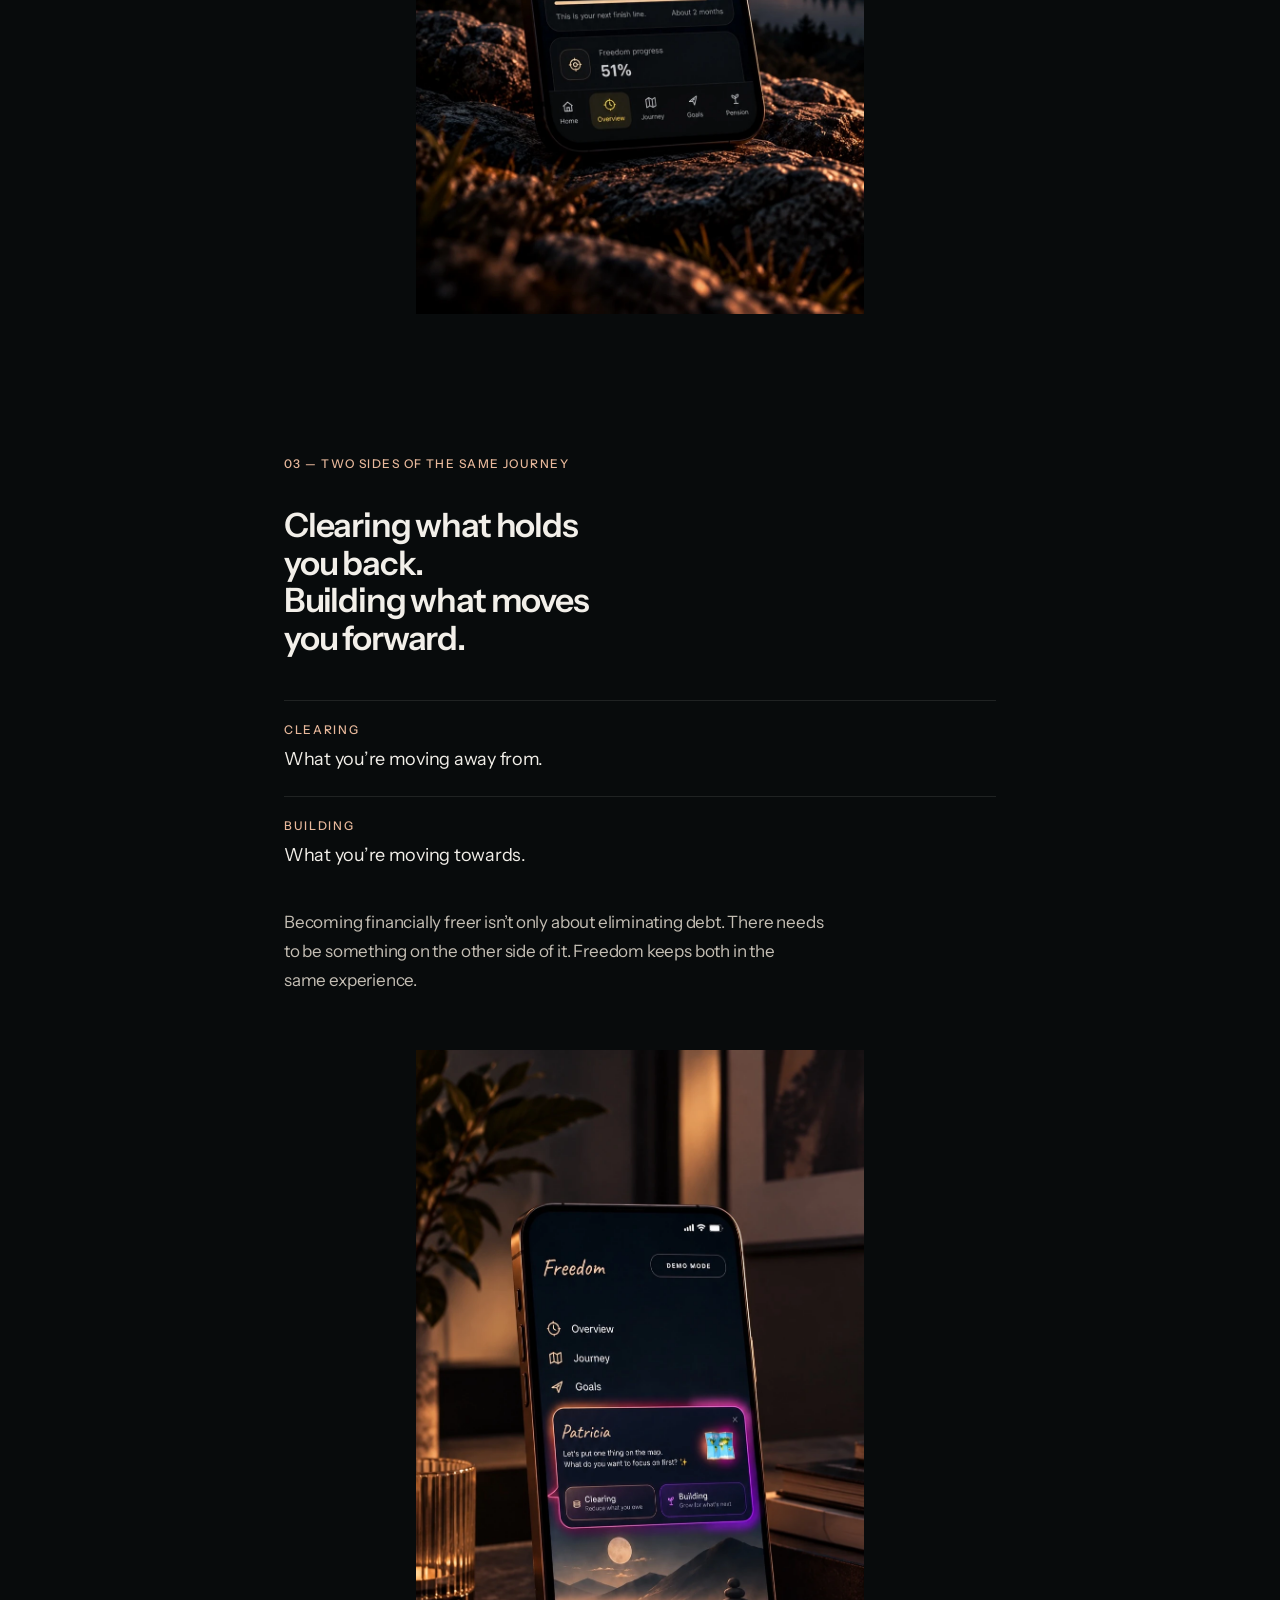
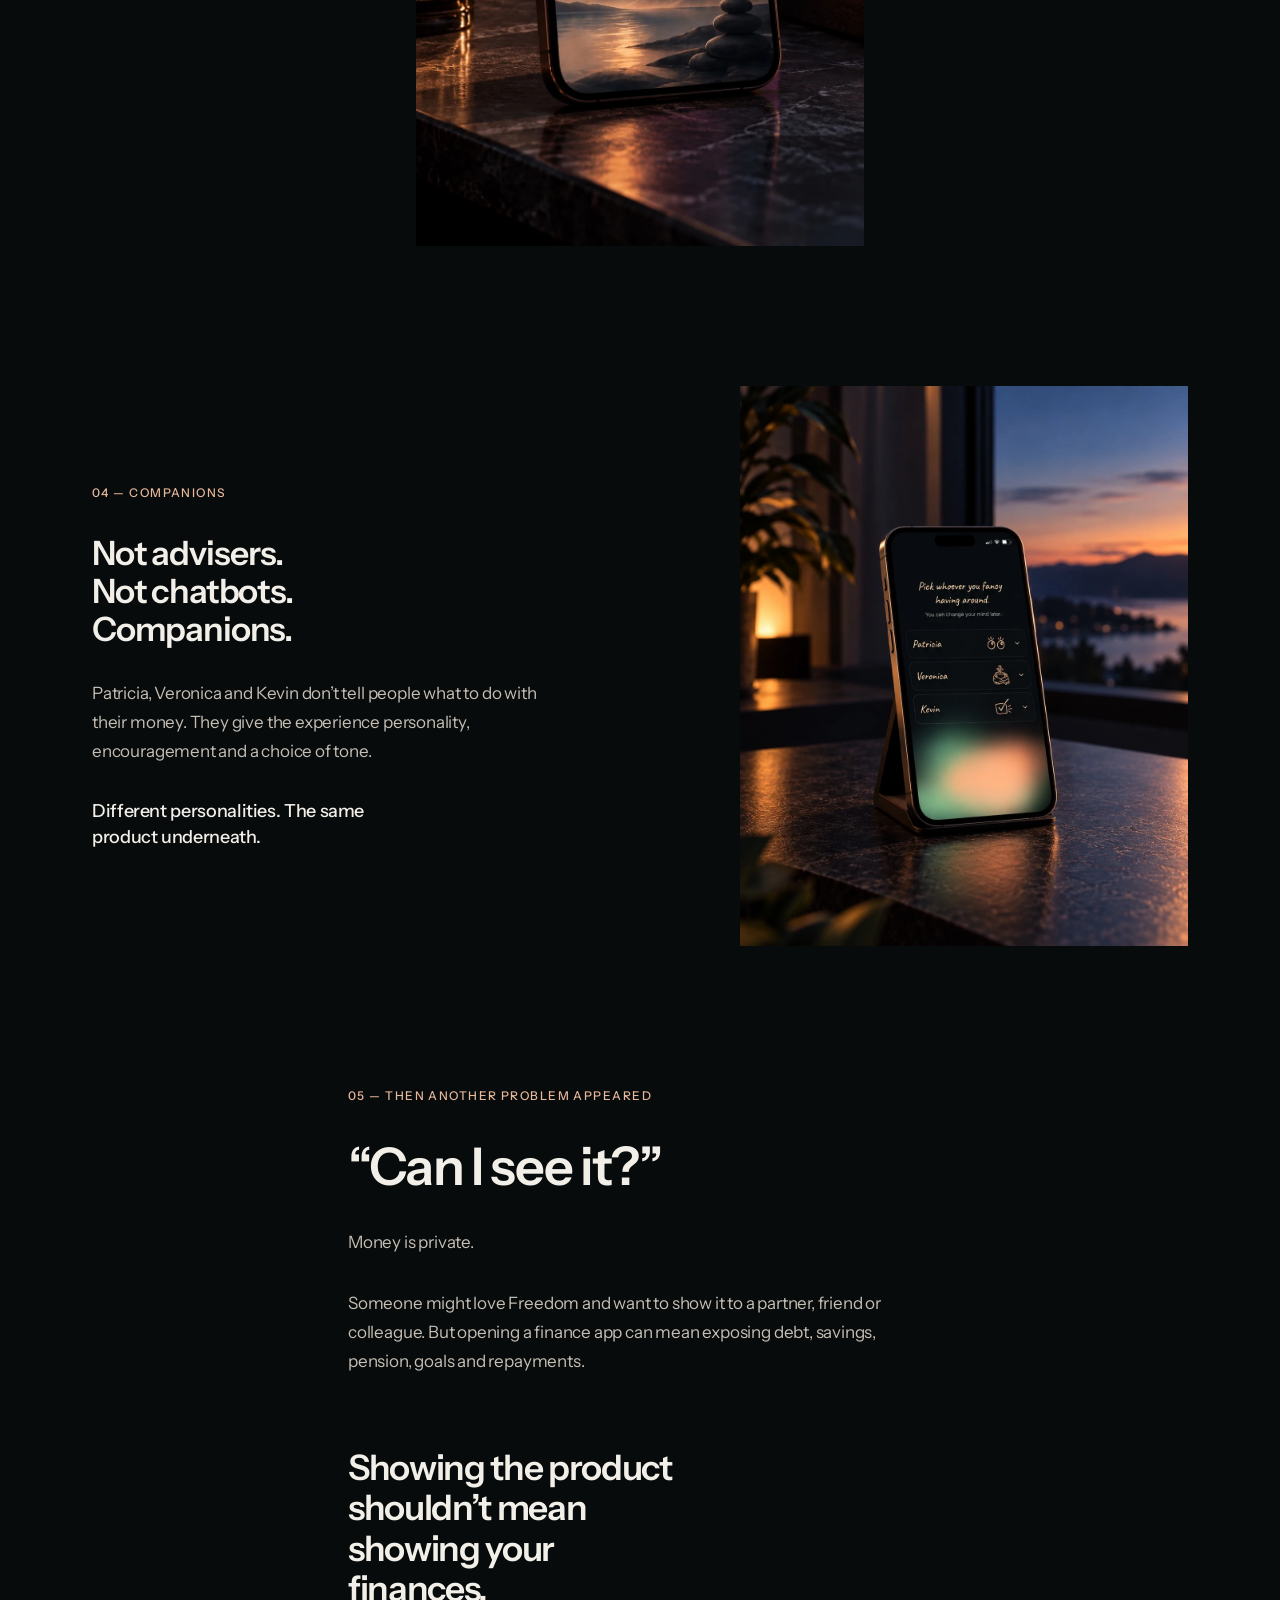
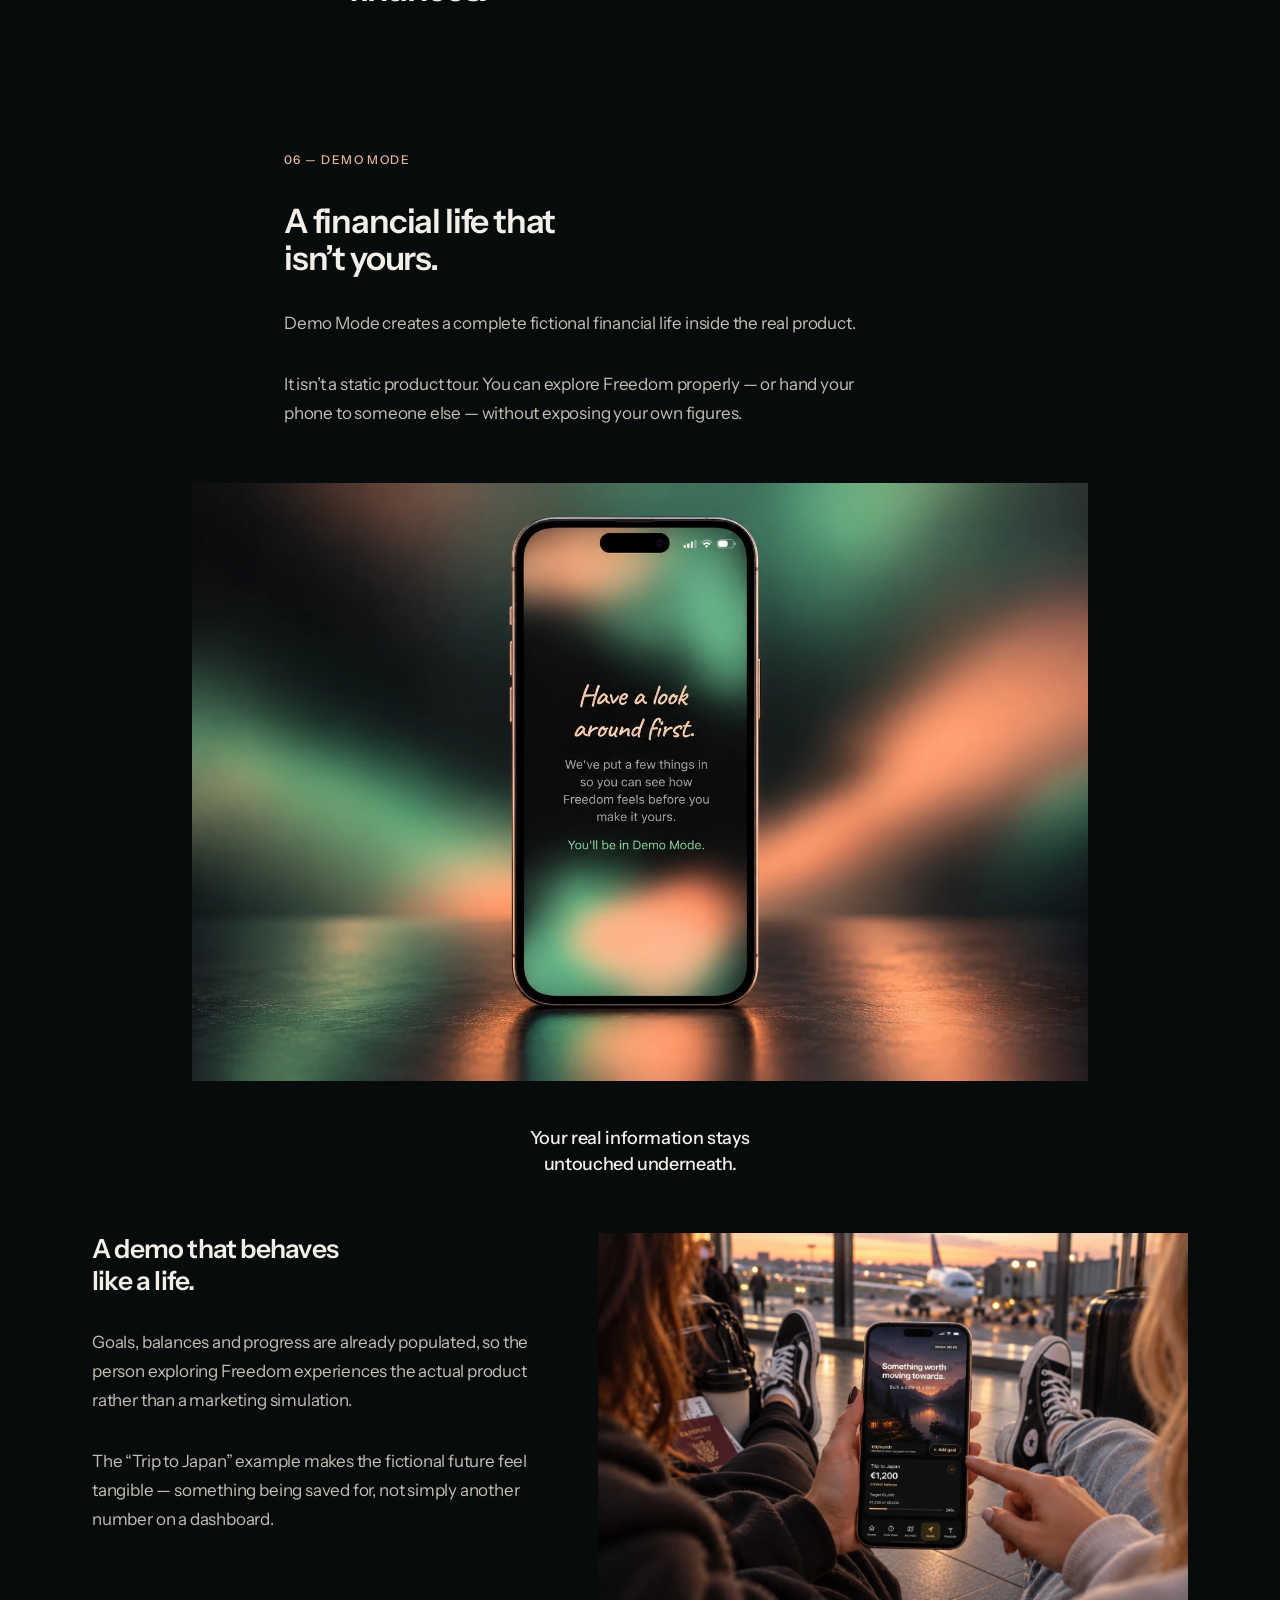
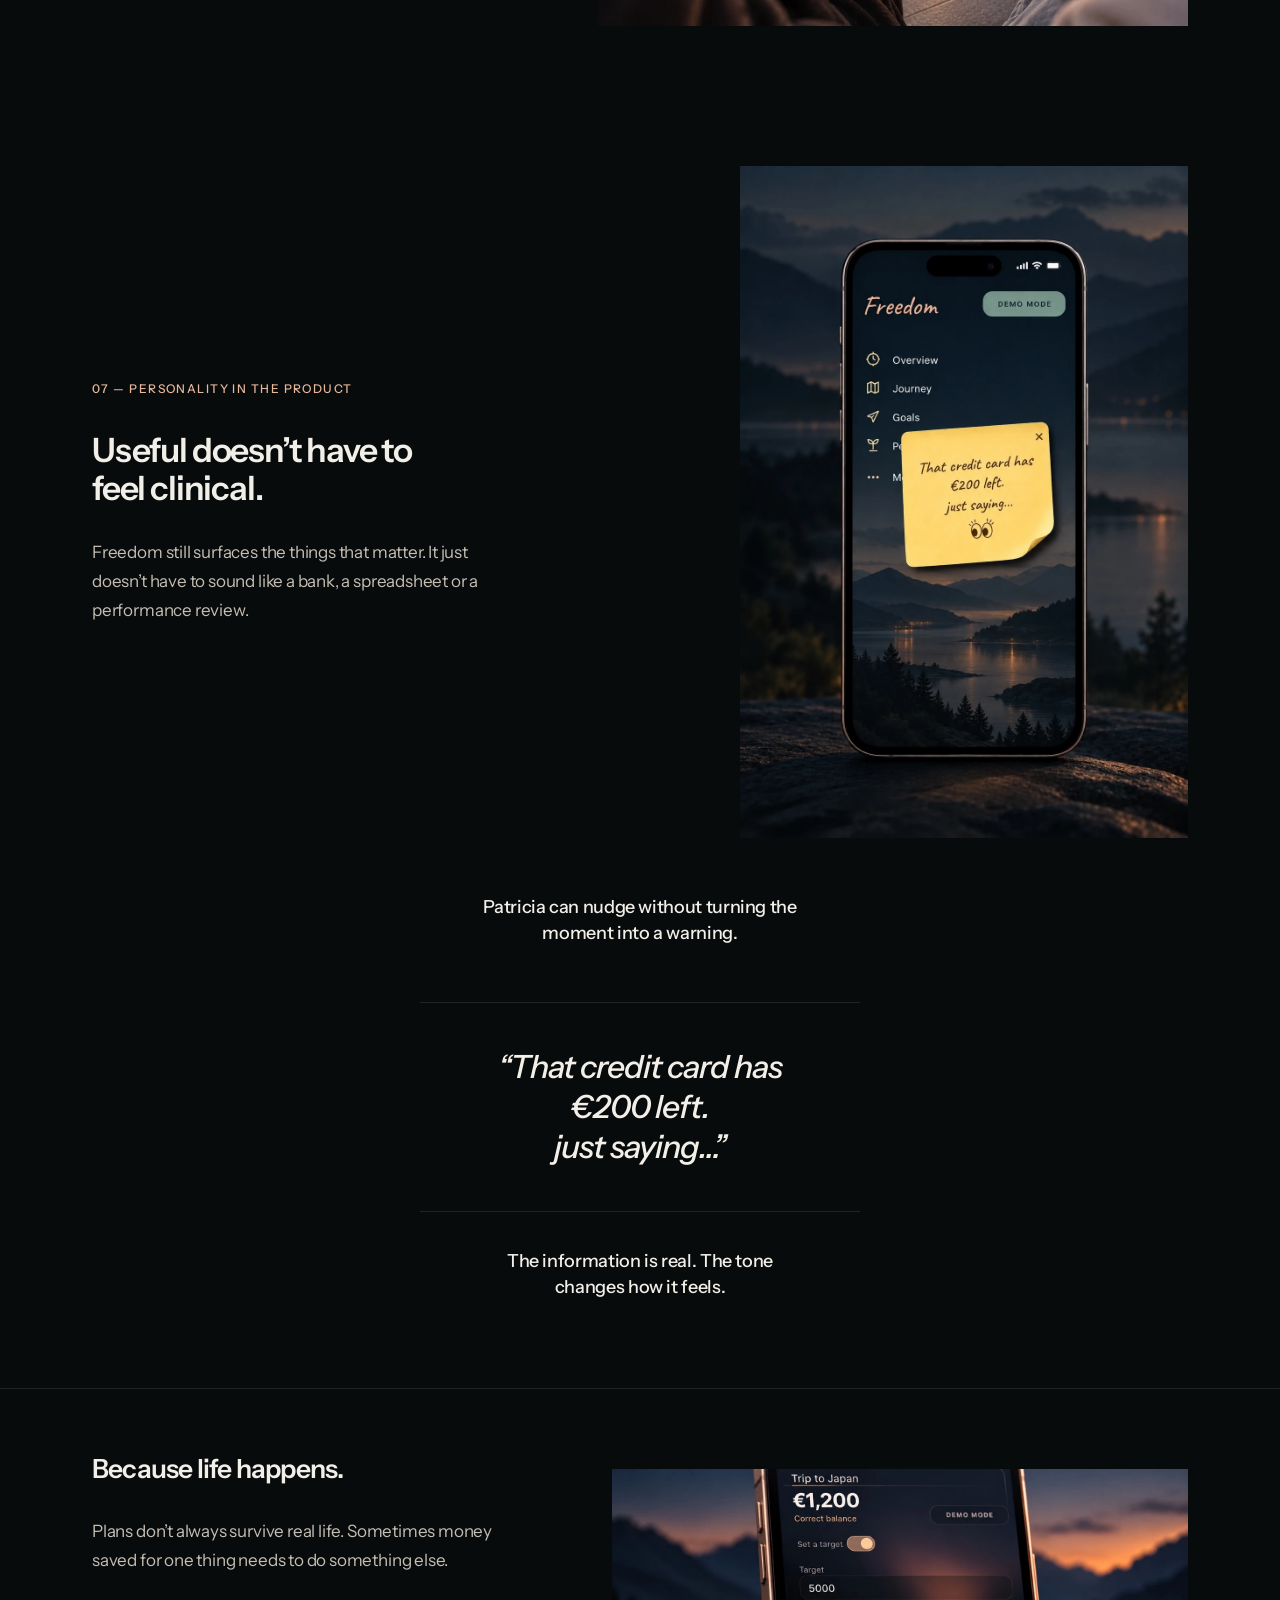
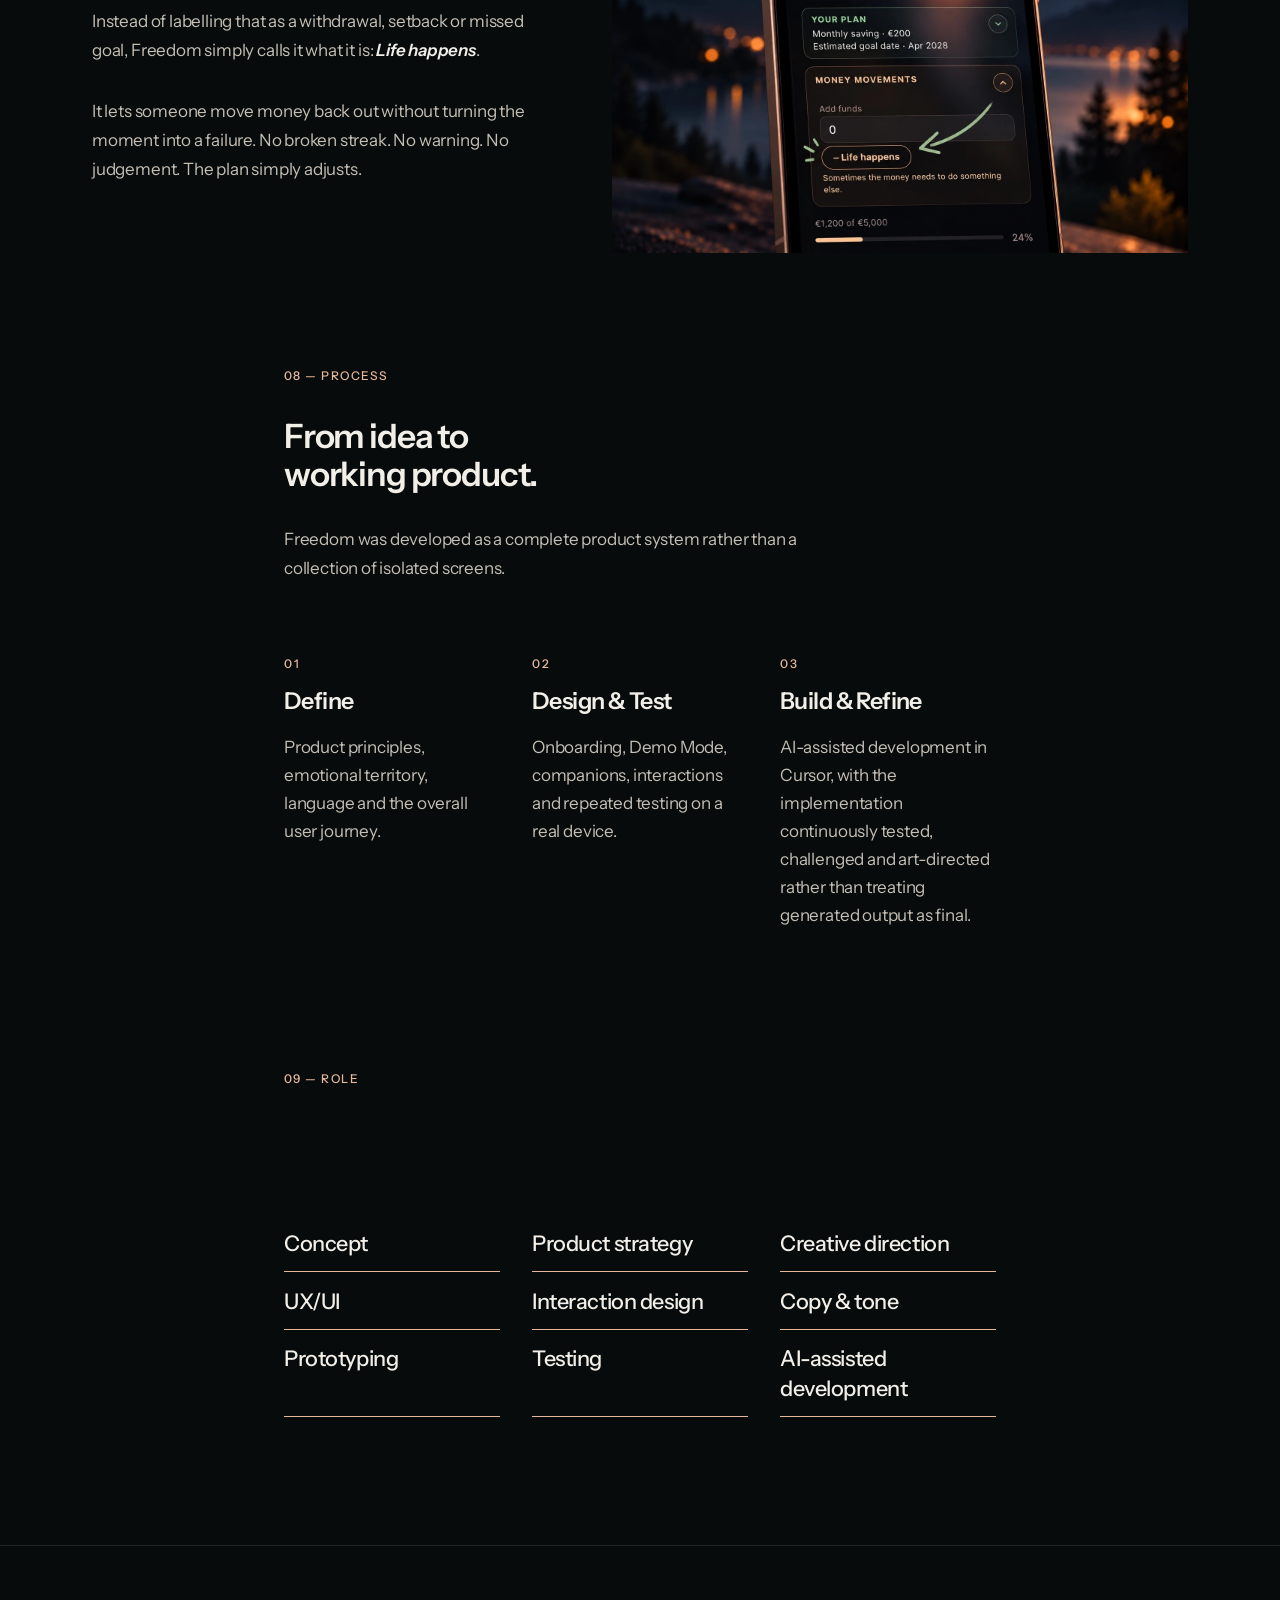
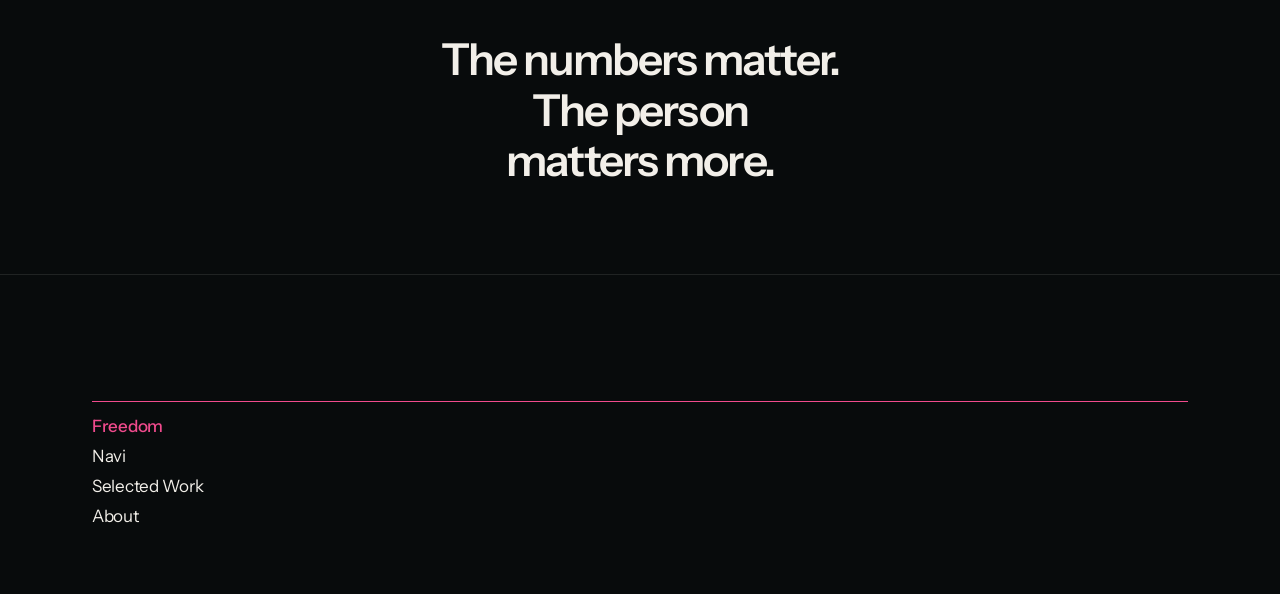
<file: freedom/index.html>
<!DOCTYPE html>
<html lang="en">
  <head>
    <meta charset="UTF-8" />
    <meta name="viewport" content="width=device-width, initial-scale=1" />
    <meta
      name="description"
      content="Freedom — a product design case study. Designing a finance app for people who don't want to live in a finance app."
    />
    <title>Freedom — Case Study</title>
    <link rel="preconnect" href="https://fonts.googleapis.com" />
    <link rel="preconnect" href="https://fonts.gstatic.com" crossorigin />
    <link
      href="https://fonts.googleapis.com/css2?family=Instrument+Sans:ital,wght@0,400;0,500;0,600;0,700;1,400&display=swap"
      rel="stylesheet"
    />
    <link rel="stylesheet" href="styles.css?v=nav-9" />
  </head>
  <body>
    <a class="skip-link" href="#main">Skip to content</a>

        <header class="site-header">
      <div class="site-header__inner">
        <a class="site-mark" href="/design/">
          <picture>
            <source
              srcset="images/dot-wordmark.webp?v=nav-2"
              type="image/webp"
            />
            <img
              class="site-mark__img"
              src="images/dot-wordmark.png?v=nav-2"
              alt="Dot."
              width="396"
              height="254"
            />
          </picture>
        </a>
        <button
          class="menu-button"
          type="button"
          aria-label="Menu"
          aria-expanded="false"
          aria-controls="site-nav"
        >
          <span class="menu-button__line" aria-hidden="true"></span>
          <span class="menu-button__line" aria-hidden="true"></span>
        </button>
      </div>
      <nav id="site-nav" class="site-nav" aria-label="Primary" aria-hidden="true">
        <ul class="site-nav__list">
          <li>
            <a class="site-nav__link" href="/design/freedom/" aria-current="page">Freedom</a>
          </li>
          <li>
            <a class="site-nav__link" href="/design/navi/">Navi</a>
          </li>
          <li>
            <a class="site-nav__link" href="/design/selected-work/">Selected Work</a>
          </li>
          <li>
            <a class="site-nav__link" href="/design/">About</a>
          </li>
        </ul>
      </nav>
    </header>

    <main id="main">
      <!-- HERO -->
      <section class="section section--hero" id="top" aria-labelledby="hero-title">
        <div class="section__inner">
          <p class="eyebrow reveal">Freedom</p>
          <h1 class="hero__title reveal" id="hero-title">
            Designing a finance app for people who don’t want to live in a
            finance app.
          </h1>
          <p class="lede reveal">
            Most finance apps start with your money. Freedom starts with what
            you want your money to give back.
          </p>
        </div>

        <figure class="visual visual--hero reveal">
          <picture>
            <source srcset="images/hero-desk.webp" type="image/webp" />
            <img
              src="images/hero-desk.jpg"
              alt="iPhone on a wooden desk showing the Freedom welcome screen: Your future. A little more yours."
              width="941"
              height="1672"
              decoding="async"
              fetchpriority="high"
            />
          </picture>
        </figure>
      </section>

      <!-- 01 — THE PROBLEM -->
      <section
        class="section section--problem"
        id="problem"
        aria-labelledby="problem-title"
      >
        <div class="section__inner">
          <p class="section-label reveal">01 — The Problem</p>
          <h2 class="section-title reveal" id="problem-title">
            The problem wasn’t how to display financial information.
          </h2>
          <p class="statement reveal">
            It was how to make someone want to come back and look at it.
          </p>
          <p class="body-copy reveal">
            Money is practical, but it’s also deeply personal. Looking at debt,
            savings or what you haven’t achieved yet can feel uncomfortable.
            People can feel behind, overwhelmed or embarrassed — and
            conventional finance interfaces can make that worse by putting
            balances, performance and everything you’re doing “wrong” front and
            centre.
          </p>
        </div>

        <div class="fragments" aria-label="Emotional barriers">
          <p class="fragment reveal">
            I don’t really want to look at my finances.
          </p>
          <p class="fragment reveal">I feel behind.</p>
          <p class="fragment reveal">It’s private.</p>
          <p class="fragment reveal">
            I don’t want to be judged by my numbers.
          </p>
        </div>
      </section>

      <!-- 02 — THE IDEA -->
      <section
        class="section section--idea"
        id="idea"
        aria-labelledby="idea-title"
      >
        <div class="section__inner">
          <p class="section-label reveal">02 — The Idea</p>
          <h2 class="section-title reveal" id="idea-title">
            Put the future first.<br />
            Let the numbers support it.
          </h2>
          <p class="body-copy reveal">
            Freedom reframes financial progress around what someone is moving
            away from and what they’re moving towards. The numbers matter, but
            they aren’t the personality of the product.
          </p>
        </div>

        <figure class="visual visual--idea reveal">
          <picture>
            <source srcset="images/idea-overview.webp" type="image/webp" />
            <img
              src="images/idea-overview.jpg"
              alt="iPhone on rocks under a starry night sky, showing the Freedom Overview screen with money returned and next victory."
              width="942"
              height="1670"
              loading="lazy"
              decoding="async"
            />
          </picture>
        </figure>
      </section>

      <!-- 03 — TWO SIDES -->
      <section
        class="section section--sides"
        id="sides"
        aria-labelledby="sides-title"
      >
        <div class="section__inner">
          <p class="section-label reveal">03 — Two Sides of the Same Journey</p>
          <h2 class="section-title reveal" id="sides-title">
            Clearing what holds you back.<br />
            Building what moves you forward.
          </h2>

          <div class="concepts">
            <div class="concept reveal">
              <p class="concept__label">Clearing</p>
              <p class="concept__text">What you’re moving away from.</p>
            </div>
            <div class="concept reveal">
              <p class="concept__label">Building</p>
              <p class="concept__text">What you’re moving towards.</p>
            </div>
          </div>

          <p class="body-copy reveal">
            Becoming financially freer isn’t only about eliminating debt. There
            needs to be something on the other side of it. Freedom keeps both in
            the same experience.
          </p>
        </div>

        <figure class="visual visual--patricia reveal">
          <picture>
            <source srcset="images/patricia-mockup.webp" type="image/webp" />
            <img
              src="images/patricia-mockup.jpg"
              alt="iPhone on a dark marble surface showing Patricia’s glowing message with Clearing and Building choices."
              width="941"
              height="1672"
              loading="lazy"
              decoding="async"
            />
          </picture>
        </figure>
      </section>

      <!-- 04 — COMPANIONS -->
      <section
        class="section section--companions"
        id="companions"
        aria-labelledby="companions-title"
      >
        <div class="section__split">
          <div class="section__copy">
            <p class="section-label reveal">04 — Companions</p>
            <h2 class="section-title reveal" id="companions-title">
              Not advisers.<br />
              Not chatbots.<br />
              Companions.
            </h2>
            <p class="body-copy reveal">
              Patricia, Veronica and Kevin don’t tell people what to do with
              their money. They give the experience personality, encouragement
              and a choice of tone.
            </p>
            <p class="support-line reveal">
              Different personalities. The same product underneath.
            </p>
          </div>

          <figure class="visual visual--companions reveal">
            <picture>
              <source srcset="images/companions.webp" type="image/webp" />
              <img
                src="images/companions.jpg"
                alt="Freedom companion selection screen showing Patricia, Veronica and Kevin."
                width="1122"
                height="1402"
                loading="lazy"
                decoding="async"
              />
            </picture>
          </figure>
        </div>
      </section>

      <!-- 05 — THEN ANOTHER PROBLEM APPEARED -->
      <section
        class="section section--privacy"
        id="privacy"
        aria-labelledby="privacy-title"
      >
        <div class="section__inner section__inner--wide">
          <p class="section-label reveal">05 — Then Another Problem Appeared</p>
          <h2 class="section-title section-title--xl reveal" id="privacy-title">
            “Can I see it?”
          </h2>
          <p class="body-copy reveal">
            Money is private.
          </p>
          <p class="body-copy reveal">
            Someone might love Freedom and want to show it to a partner, friend
            or colleague. But opening a finance app can mean exposing debt,
            savings, pension, goals and repayments.
          </p>
          <p class="statement statement--wide reveal">
            Showing the product shouldn’t mean showing your finances.
          </p>
        </div>
      </section>

      <!-- 06 — DEMO MODE -->
      <section
        class="section section--demo"
        id="demo"
        aria-labelledby="demo-title"
      >
        <div class="section__inner">
          <p class="section-label reveal">06 — Demo Mode</p>
          <h2 class="section-title reveal" id="demo-title">
            A financial life that isn’t yours.
          </h2>
          <p class="body-copy reveal">
            Demo Mode creates a complete fictional financial life inside the
            real product.
          </p>
          <p class="body-copy reveal">
            It isn’t a static product tour. You can explore Freedom properly —
            or hand your phone to someone else — without exposing your own
            figures.
          </p>
        </div>

        <figure class="visual visual--landscape visual--demo-onboarding reveal">
          <picture>
            <source srcset="images/demo-onboarding.webp" type="image/webp" />
            <img
              src="images/demo-onboarding.jpg"
              alt="Freedom Demo Mode onboarding screen: Have a look around first. You’ll be in Demo Mode."
              width="1536"
              height="1024"
              loading="lazy"
              decoding="async"
            />
          </picture>
        </figure>

        <p class="support-line support-line--centred reveal">
          Your real information stays untouched underneath.
        </p>

        <div class="section__split section__split--demo">
          <div class="section__copy">
            <h3 class="subhead reveal">A demo that behaves like a life.</h3>
            <p class="body-copy reveal">
              Goals, balances and progress are already populated, so the person
              exploring Freedom experiences the actual product rather than a
              marketing simulation.
            </p>
            <p class="body-copy reveal">
              The “Trip to Japan” example makes the fictional future feel
              tangible — something being saved for, not simply another number on
              a dashboard.
            </p>
          </div>

          <figure class="visual visual--landscape visual--japan reveal">
            <picture>
              <source srcset="images/demo-japan.webp" type="image/webp" />
              <img
                src="images/demo-japan.jpg"
                alt="Two friends at an airport looking at Freedom Goals on a phone, showing Trip to Japan."
                width="1536"
                height="1024"
                loading="lazy"
                decoding="async"
              />
            </picture>
          </figure>
        </div>
      </section>

      <!-- 07 — PERSONALITY IN THE PRODUCT -->
      <section
        class="section section--personality"
        id="personality"
        aria-labelledby="personality-title"
      >
        <div class="section__split section__split--personality">
          <div class="section__copy">
            <p class="section-label reveal">07 — Personality in the Product</p>
            <h2 class="section-title reveal" id="personality-title">
              Useful doesn’t have to feel clinical.
            </h2>
            <p class="body-copy reveal">
              Freedom still surfaces the things that matter. It just doesn’t
              have to sound like a bank, a spreadsheet or a performance review.
            </p>
          </div>

          <figure class="visual visual--note reveal">
            <picture>
              <source srcset="images/patricia-note.webp" type="image/webp" />
              <img
                src="images/patricia-note.jpg"
                alt="Freedom screen with Patricia’s yellow sticky note: That credit card has €200 left. just saying…"
                width="1024"
                height="1536"
                loading="lazy"
                decoding="async"
              />
            </picture>
          </figure>
        </div>

        <div class="section__inner section__inner--personality">
          <p class="support-line reveal">
            Patricia can nudge without turning the moment into a warning.
          </p>
          <blockquote class="pull-quote pull-quote--note reveal">
            <p>
              “That credit card has €200 left.<br />
              just saying…”
            </p>
          </blockquote>
          <p class="support-line reveal">
            The information is real. The tone changes how it feels.
          </p>
        </div>

        <div class="life-happens">
          <div class="section__split section__split--life">
            <div class="section__copy">
              <h3 class="subhead reveal">Because life happens.</h3>
              <p class="body-copy reveal">
                Plans don’t always survive real life. Sometimes money saved for
                one thing needs to do something else.
              </p>
              <p class="body-copy reveal">
                Instead of labelling that as a withdrawal, setback or missed
                goal, Freedom simply calls it what it is:
                <strong class="phrase-em">Life happens</strong>.
              </p>
              <p class="body-copy reveal">
                It lets someone move money back out without turning the moment
                into a failure. No broken streak. No warning. No judgement. The
                plan simply adjusts.
              </p>
              <p class="support-line reveal">
                Sometimes the money needs to do something else.
              </p>
            </div>

            <figure class="visual visual--life reveal">
              <picture>
                <source srcset="images/life-happens.webp" type="image/webp" />
                <img
                  src="images/life-happens.jpg"
                  alt="Freedom product detail showing the Life happens control: Sometimes the money needs to do something else."
                  width="1536"
                  height="1024"
                  loading="lazy"
                  decoding="async"
                />
              </picture>
            </figure>
          </div>
        </div>
      </section>

      <!-- 08 — PROCESS -->
      <section
        class="section section--process"
        id="process"
        aria-labelledby="process-title"
      >
        <div class="section__inner">
          <p class="section-label reveal">08 — Process</p>
          <h2 class="section-title reveal" id="process-title">
            From idea to working product.
          </h2>
          <p class="body-copy reveal">
            Freedom was developed as a complete product system rather than a
            collection of isolated screens.
          </p>

          <div class="process-list">
            <div class="process-item reveal">
              <p class="process-item__index">01</p>
              <h3 class="process-item__title">Define</h3>
              <p class="process-item__body">
                Product principles, emotional territory, language and the
                overall user journey.
              </p>
            </div>
            <div class="process-item reveal">
              <p class="process-item__index">02</p>
              <h3 class="process-item__title">Design &amp; Test</h3>
              <p class="process-item__body">
                Onboarding, Demo Mode, companions, interactions and repeated
                testing on a real device.
              </p>
            </div>
            <div class="process-item reveal">
              <p class="process-item__index">03</p>
              <h3 class="process-item__title">Build &amp; Refine</h3>
              <p class="process-item__body">
                AI-assisted development in Cursor, with the implementation
                continuously tested, challenged and art-directed rather than
                treating generated output as final.
              </p>
            </div>
          </div>
        </div>
      </section>

      <!-- 09 — ROLE -->
      <section
        class="section section--role"
        id="role"
        aria-labelledby="role-title"
      >
        <div class="section__inner">
          <p class="section-label reveal">09 — Role</p>
          <h2 class="section-title reveal" id="role-title">What I did.</h2>

          <ul class="role-list reveal">
            <li>Concept</li>
            <li>Product strategy</li>
            <li>Creative direction</li>
            <li>UX/UI</li>
            <li>Interaction design</li>
            <li>Copy &amp; tone</li>
            <li>Prototyping</li>
            <li>Testing</li>
            <li>AI-assisted development</li>
          </ul>
        </div>

        <div class="closing">
          <p class="closing__statement reveal">
            The numbers matter.<br />
            The person matters more.
          </p>
        </div>
      </section>
    </main>

    <nav class="site-end-nav" aria-label="Site">
      <ul class="site-end-nav__list">
        <li>
          <a class="site-end-nav__link is-current" href="/design/freedom/" aria-current="page">Freedom</a>
        </li>
        <li>
          <a class="site-end-nav__link" href="/design/navi/">Navi</a>
        </li>
        <li>
          <a class="site-end-nav__link" href="/design/selected-work/">Selected Work</a>
        </li>
        <li>
          <a class="site-end-nav__link" href="/design/">About</a>
        </li>
      </ul>
    </nav>

    <script src="main.js?v=nav-3" defer></script>
  </body>
</html>
</file>
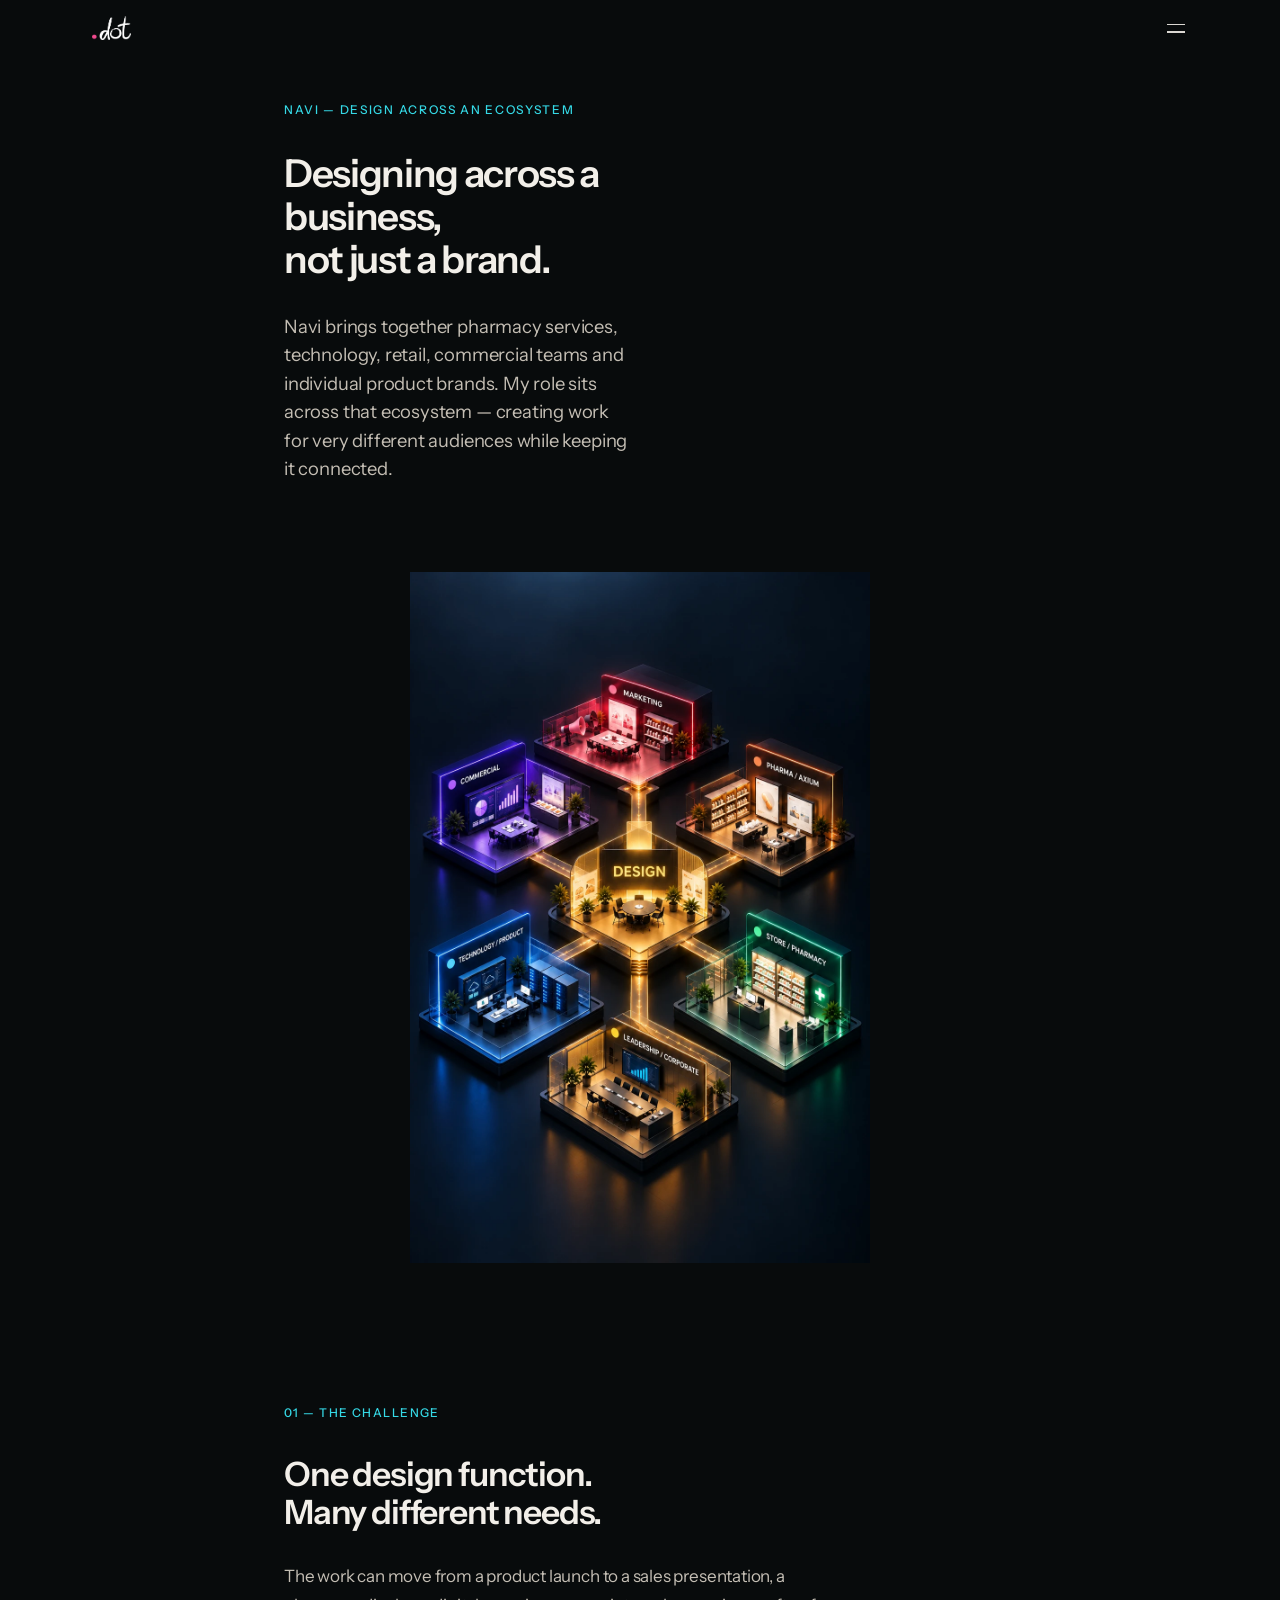
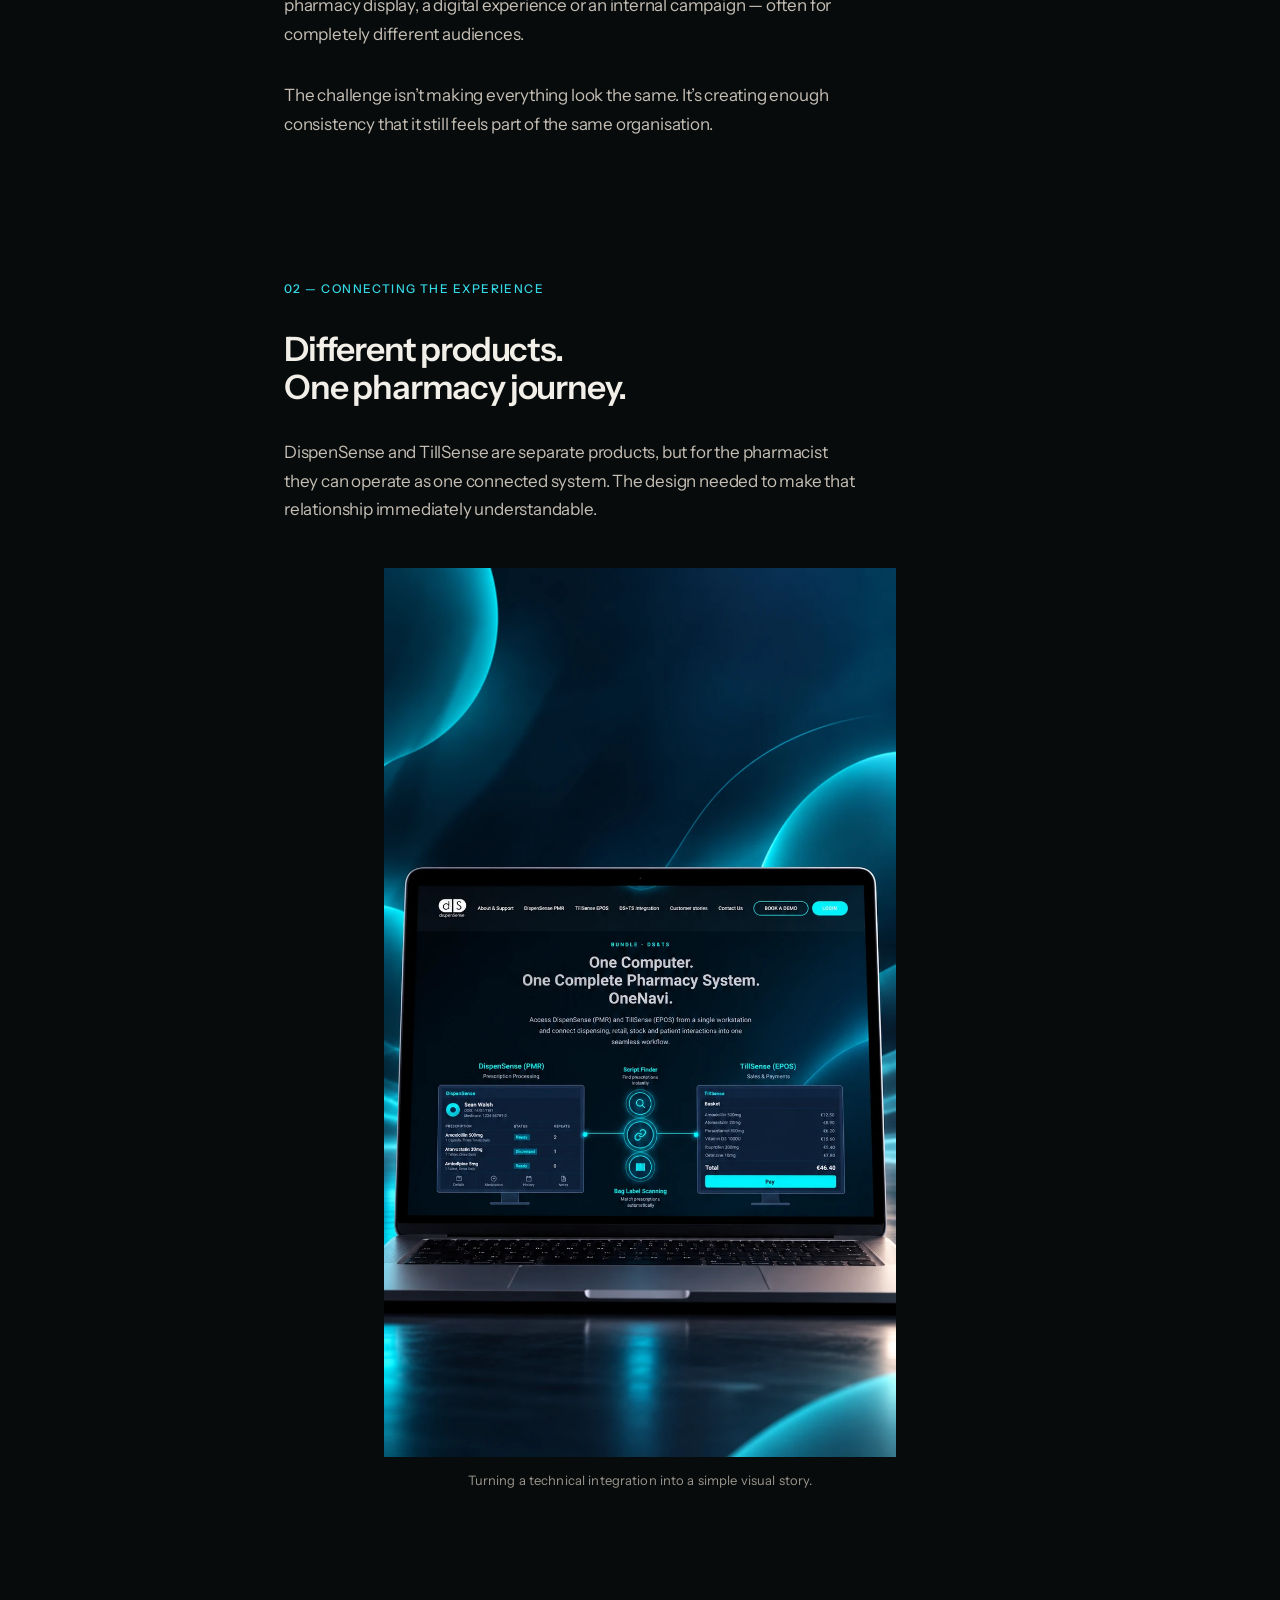
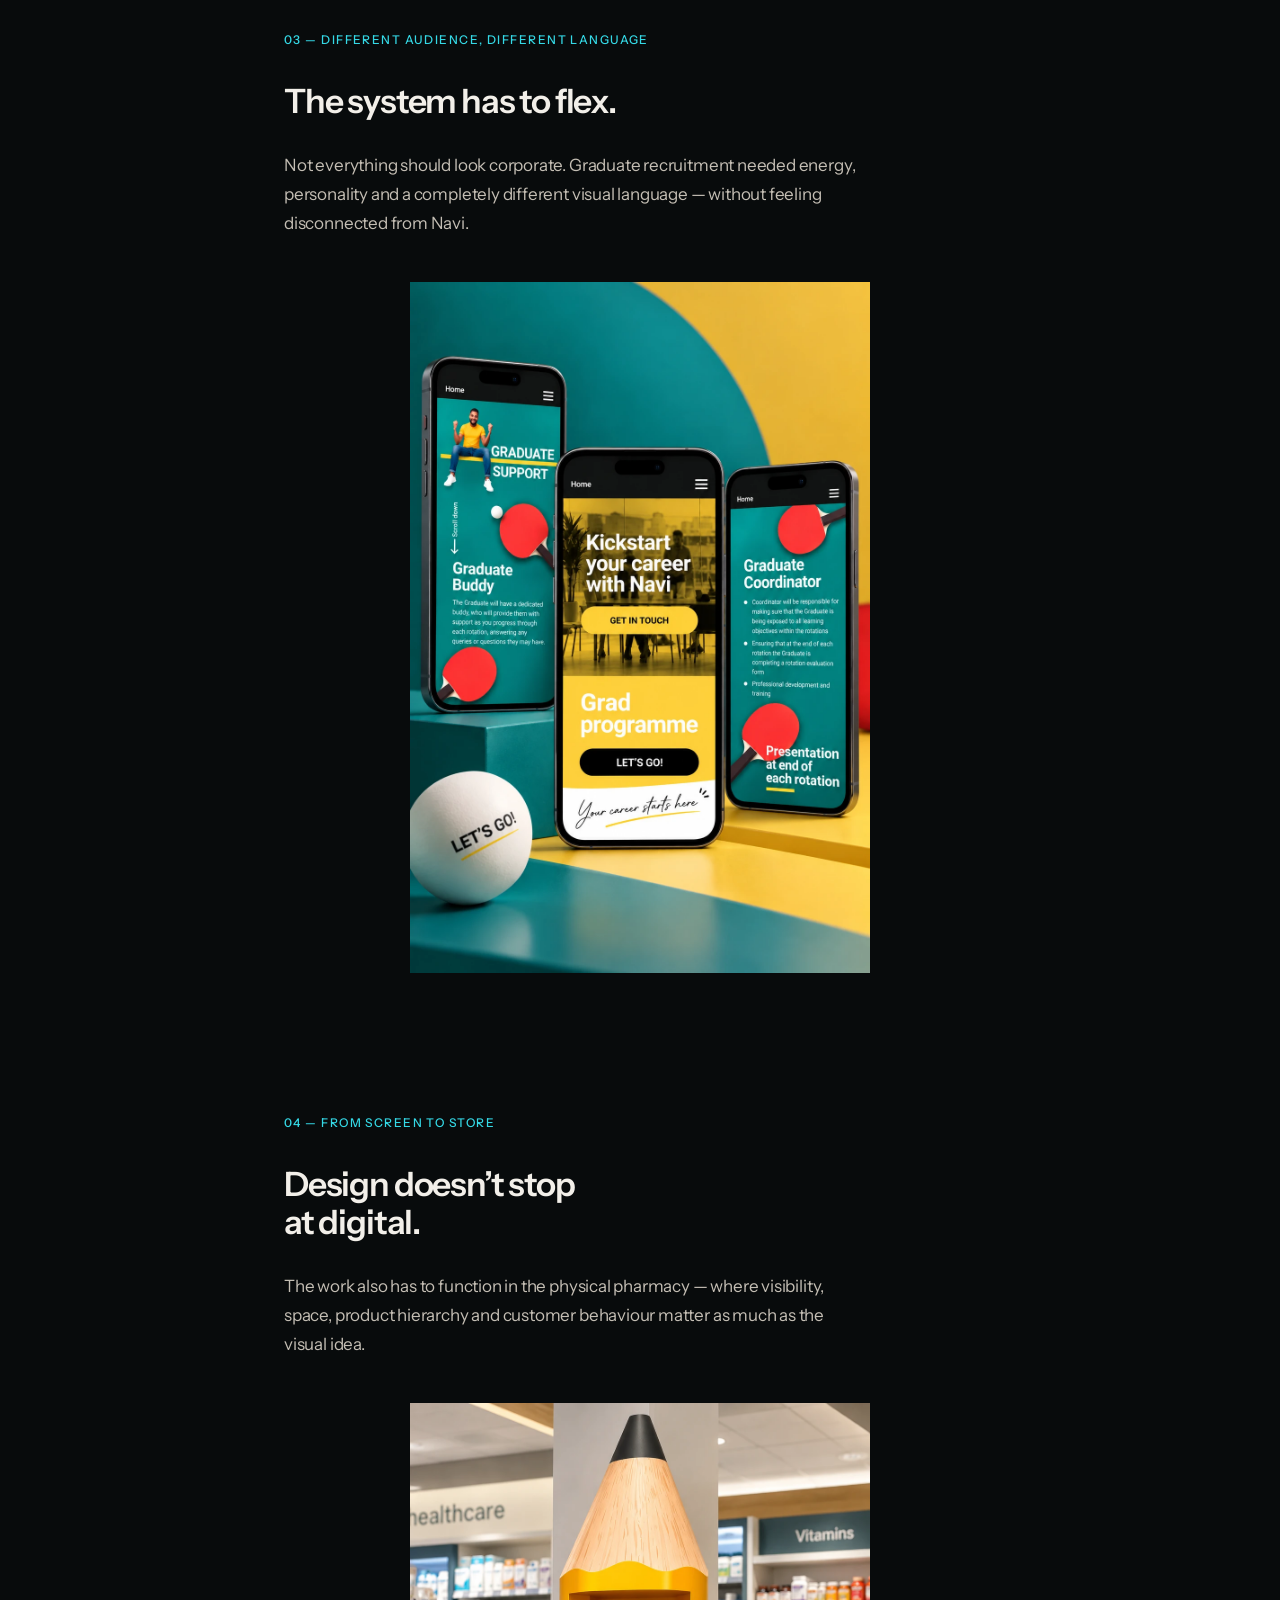
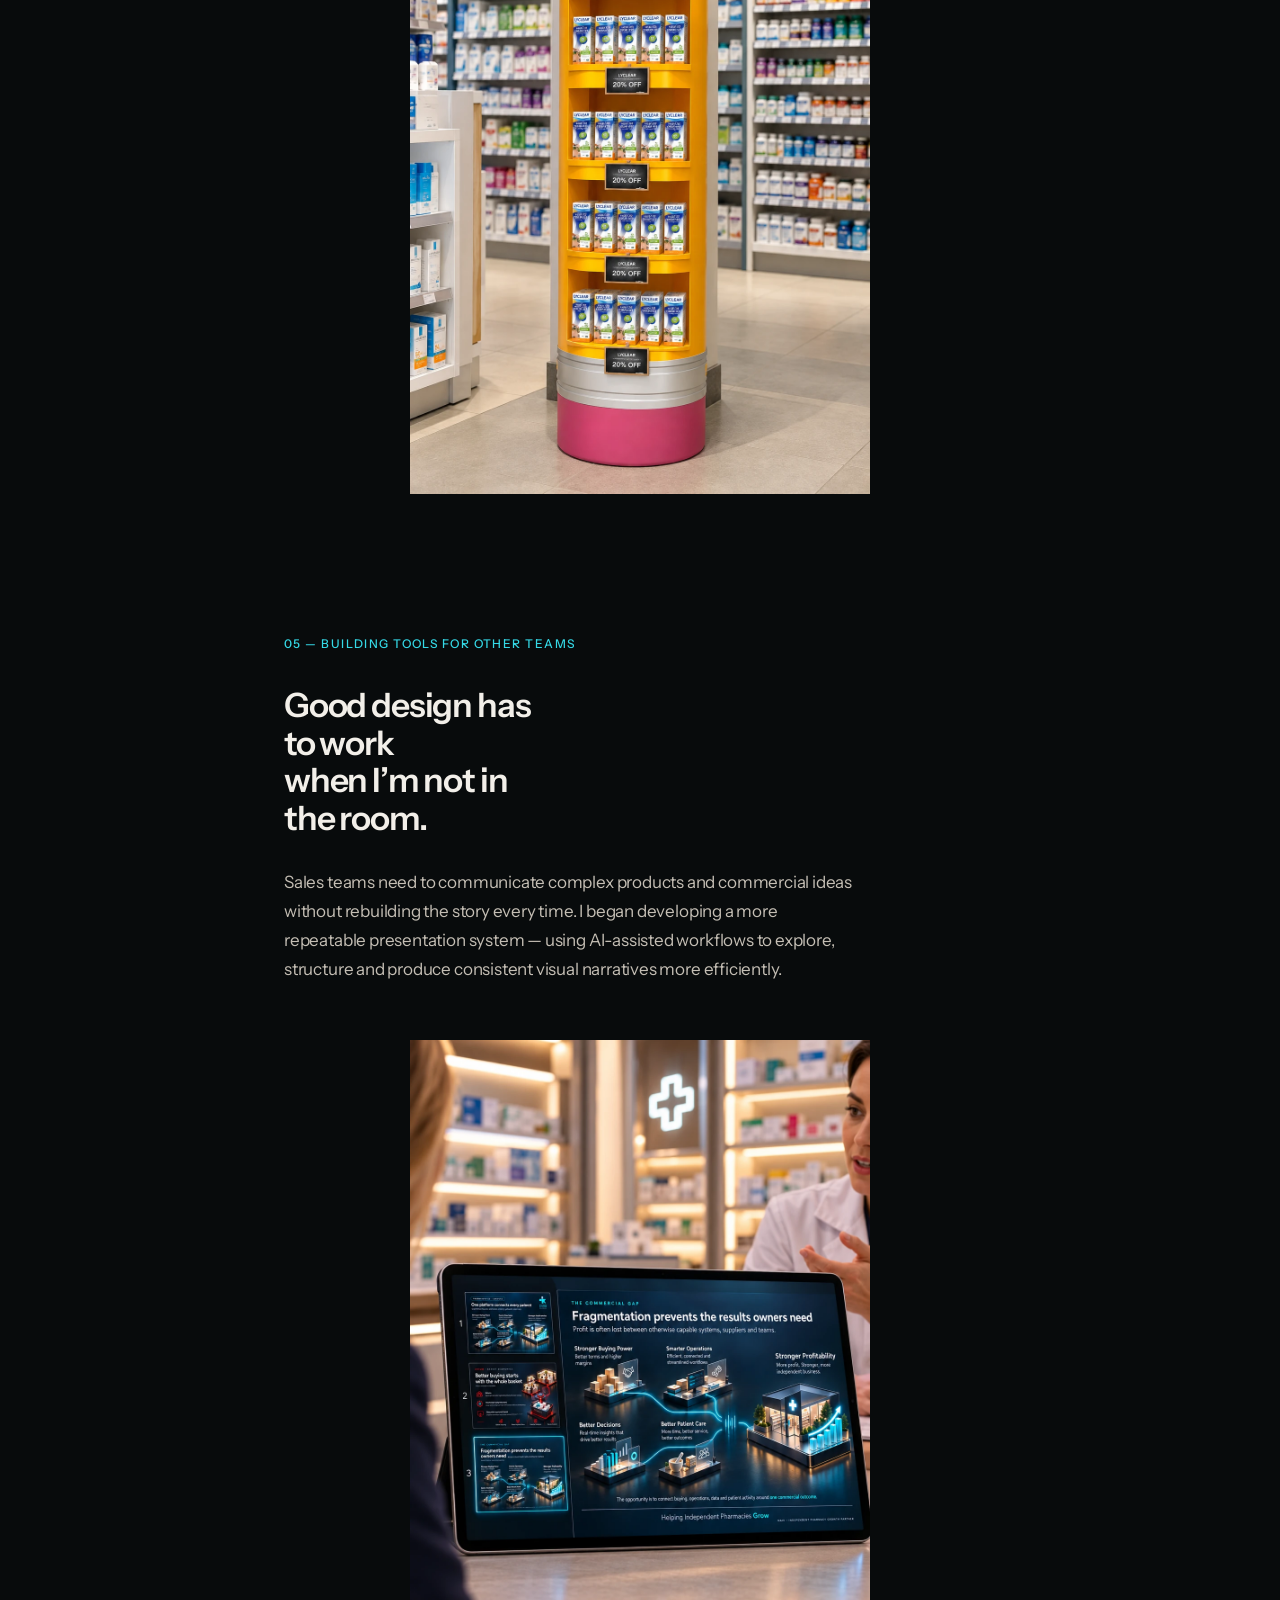
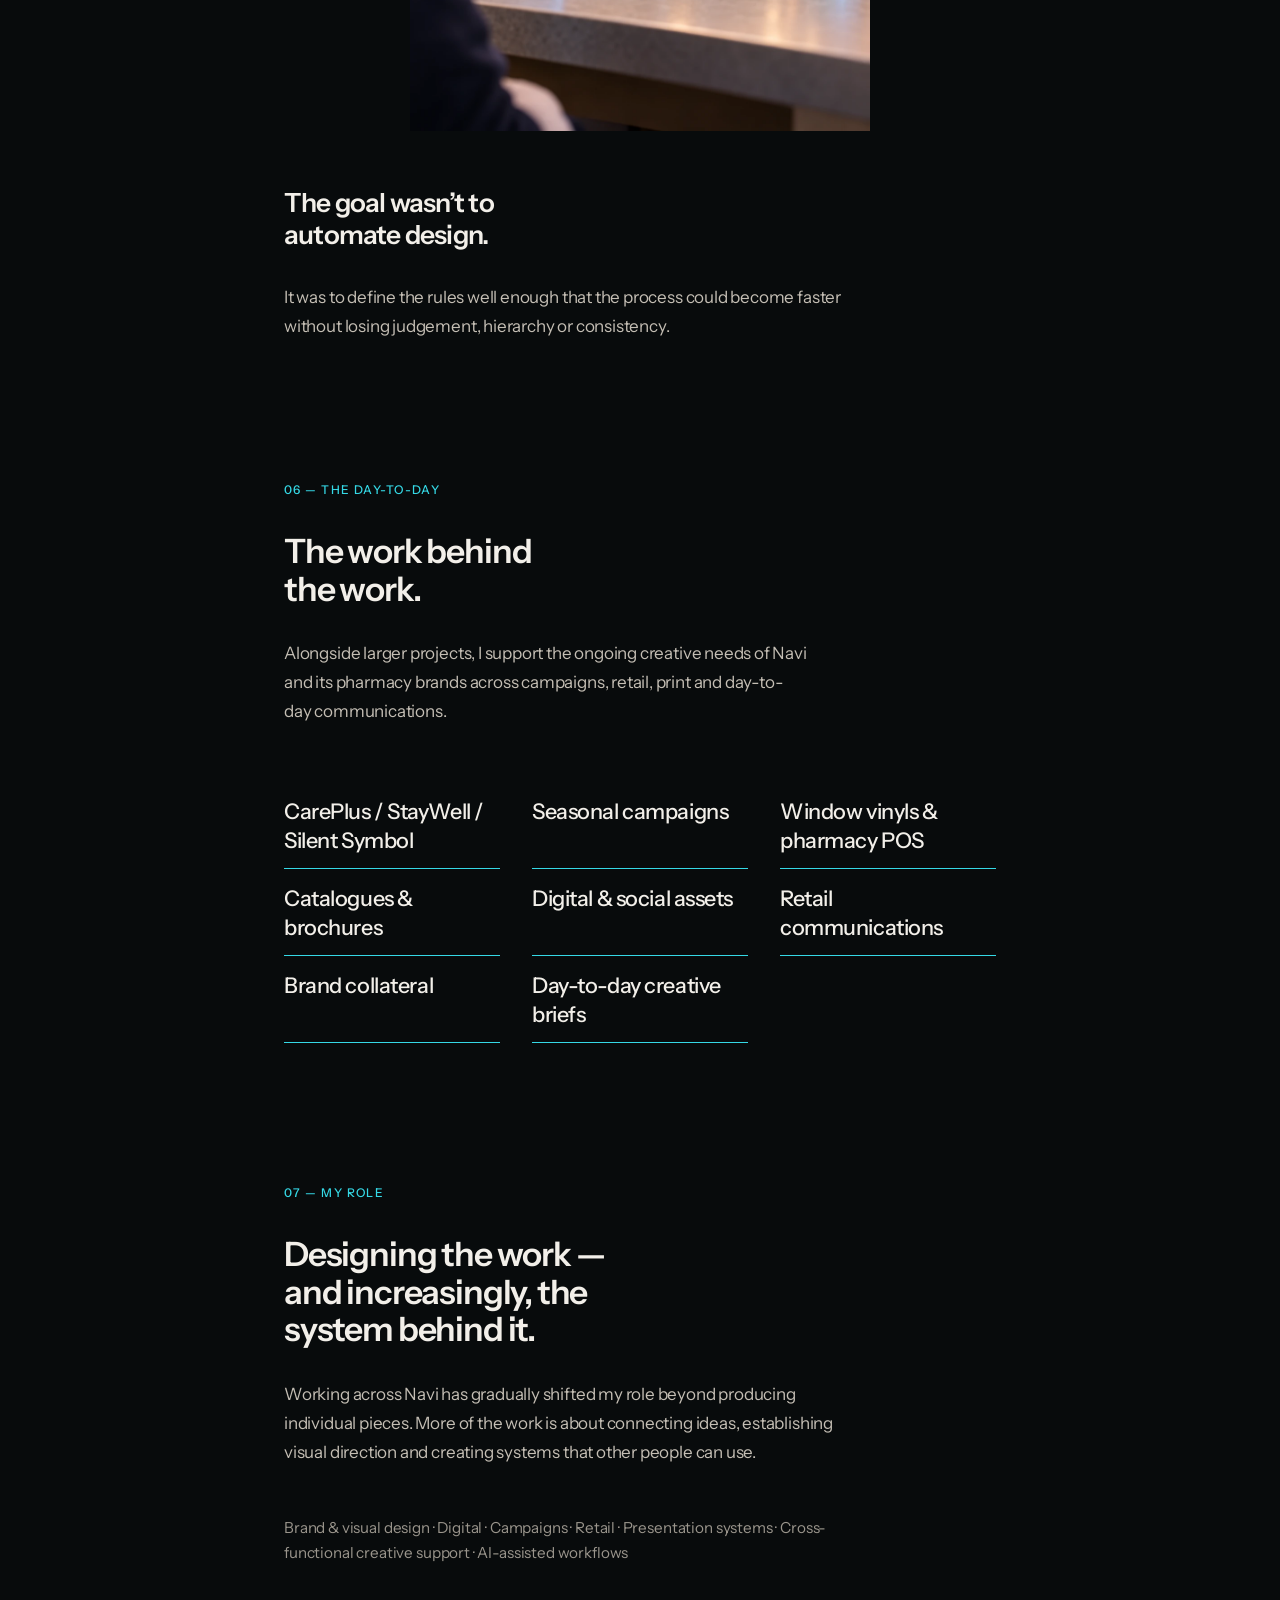
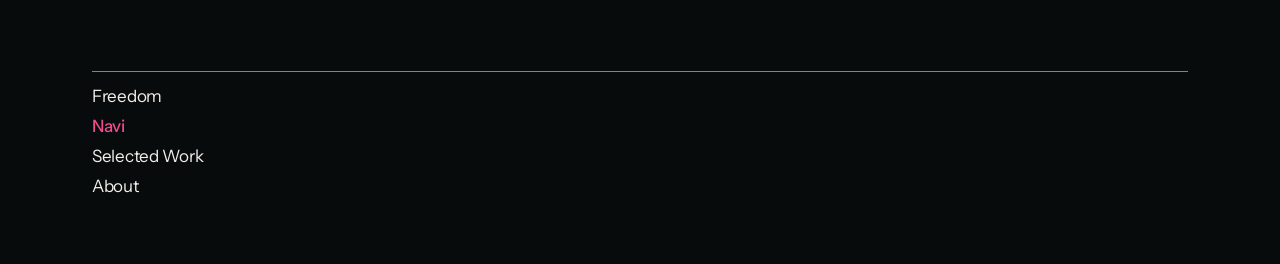
<file: navi/index.html>
<!DOCTYPE html>
<html lang="en">
  <head>
    <meta charset="UTF-8" />
    <meta name="viewport" content="width=device-width, initial-scale=1" />
    <meta
      name="description"
      content="Navi — a design case study. Designing across a business, not just a brand."
    />
    <title>Navi — Case Study</title>
    <link rel="preconnect" href="https://fonts.googleapis.com" />
    <link rel="preconnect" href="https://fonts.gstatic.com" crossorigin />
    <link
      href="https://fonts.googleapis.com/css2?family=Instrument+Sans:ital,wght@0,400;0,500;0,600;0,700;1,400&display=swap"
      rel="stylesheet"
    />
    <link rel="stylesheet" href="../freedom/styles.css?v=nav-9" />
    <link rel="stylesheet" href="theme.css?v=nav-4" />
  </head>
  <body>
    <a class="skip-link" href="#main">Skip to content</a>

        <header class="site-header">
      <div class="site-header__inner">
        <a class="site-mark" href="/design/">
          <picture>
            <source
              srcset="../freedom/images/dot-wordmark.webp?v=nav-2"
              type="image/webp"
            />
            <img
              class="site-mark__img"
              src="../freedom/images/dot-wordmark.png?v=nav-2"
              alt="Dot."
              width="396"
              height="254"
            />
          </picture>
        </a>
        <button
          class="menu-button"
          type="button"
          aria-label="Menu"
          aria-expanded="false"
          aria-controls="site-nav"
        >
          <span class="menu-button__line" aria-hidden="true"></span>
          <span class="menu-button__line" aria-hidden="true"></span>
        </button>
      </div>
      <nav id="site-nav" class="site-nav" aria-label="Primary" aria-hidden="true">
        <ul class="site-nav__list">
          <li>
            <a class="site-nav__link" href="/design/freedom/">Freedom</a>
          </li>
          <li>
            <a class="site-nav__link" href="/design/navi/" aria-current="page">Navi</a>
          </li>
          <li>
            <a class="site-nav__link" href="/design/selected-work/">Selected Work</a>
          </li>
          <li>
            <a class="site-nav__link" href="/design/">About</a>
          </li>
        </ul>
      </nav>
    </header>

    <main id="main">
      <!-- OPENING -->
      <section class="section section--hero" id="top" aria-labelledby="navi-title">
        <div class="section__inner">
          <p class="eyebrow reveal">Navi — Design Across an Ecosystem</p>
          <h1 class="hero__title reveal" id="navi-title">
            Designing across a business,<br />
            not just a brand.
          </h1>
          <p class="lede reveal">
            Navi brings together pharmacy services, technology, retail,
            commercial teams and individual product brands. My role sits across
            that ecosystem — creating work for very different audiences while
            keeping it connected.
          </p>
        </div>

        <figure class="visual visual--bleed reveal">
          <picture>
            <source
              srcset="images/navi-cross-functional-design-mobile.webp"
              type="image/webp"
            />
            <img
              src="images/navi-cross-functional-design-mobile.png"
              alt="Isometric illustration of Design at the centre of Navi’s cross-functional ecosystem."
              width="1024"
              height="1536"
              decoding="async"
              fetchpriority="high"
            />
          </picture>
        </figure>
      </section>

      <!-- 01 — THE CHALLENGE -->
      <section
        class="section section--challenge"
        id="challenge"
        aria-labelledby="challenge-title"
      >
        <div class="section__inner">
          <p class="section-label reveal">01 — The Challenge</p>
          <h2 class="section-title reveal" id="challenge-title">
            One design function.<br />
            Many different needs.
          </h2>
          <p class="body-copy reveal">
            The work can move from a product launch to a sales presentation, a
            pharmacy display, a digital experience or an internal campaign —
            often for completely different audiences.
          </p>
          <p class="body-copy reveal">
            The challenge isn’t making everything look the same. It’s creating
            enough consistency that it still feels part of the same
            organisation.
          </p>
        </div>
      </section>

      <!-- 02 — CONNECTING THE EXPERIENCE -->
      <section
        class="section section--pair"
        id="connecting"
        aria-labelledby="connecting-title"
      >
        <div class="section__inner">
          <p class="section-label reveal">02 — Connecting the Experience</p>
          <h2 class="section-title reveal" id="connecting-title">
            Different products.<br />
            One pharmacy journey.
          </h2>
          <p class="body-copy reveal">
            DispenSense and TillSense are separate products, but for the
            pharmacist they can operate as one connected system. The design
            needed to make that relationship immediately understandable.
          </p>
        </div>

        <figure class="visual visual--bleed visual--bleed-wide reveal">
          <picture>
            <source
              srcset="images/navi-dispensense-integration-mobile.webp"
              type="image/webp"
            />
            <img
              src="images/navi-dispensense-integration-mobile.png"
              alt="Laptop mockup showing DispenSense and TillSense connected as one pharmacy system."
              width="952"
              height="1652"
              loading="lazy"
              decoding="async"
            />
          </picture>
        </figure>
        <p class="visual-caption reveal">
          Turning a technical integration into a simple visual story.
        </p>
      </section>

      <!-- 03 — DIFFERENT AUDIENCE -->
      <section
        class="section section--pair"
        id="audience"
        aria-labelledby="audience-title"
      >
        <div class="section__inner">
          <p class="section-label reveal">
            03 — Different Audience, Different Language
          </p>
          <h2 class="section-title reveal" id="audience-title">
            The system has to flex.
          </h2>
          <p class="body-copy reveal">
            Not everything should look corporate. Graduate recruitment needed
            energy, personality and a completely different visual language —
            without feeling disconnected from Navi.
          </p>
        </div>

        <figure class="visual visual--bleed reveal">
          <picture>
            <source
              srcset="images/navi-graduate-programme-mobile.webp"
              type="image/webp"
            />
            <img
              src="images/navi-graduate-programme-mobile.png"
              alt="Three phones showing the Navi Graduate Programme mobile experience."
              width="1024"
              height="1536"
              loading="lazy"
              decoding="async"
            />
          </picture>
        </figure>
      </section>

      <!-- 04 — FROM SCREEN TO STORE -->
      <section class="section section--pair" id="store" aria-labelledby="store-title">
        <div class="section__inner">
          <p class="section-label reveal">04 — From Screen to Store</p>
          <h2 class="section-title section-title--stack reveal" id="store-title">
            Design doesn’t stop<br />
            at digital.
          </h2>
          <p class="body-copy reveal">
            The work also has to function in the physical pharmacy — where
            visibility, space, product hierarchy and customer behaviour matter
            as much as the visual idea.
          </p>
        </div>

        <figure class="visual visual--bleed reveal">
          <picture>
            <source
              srcset="images/navi-pencil-fsdu-pharmacy.webp"
              type="image/webp"
            />
            <img
              src="images/navi-pencil-fsdu-pharmacy.png"
              alt="Giant pencil floor-standing display unit stocked with Lyclear in a pharmacy."
              width="1024"
              height="1536"
              loading="lazy"
              decoding="async"
            />
          </picture>
        </figure>
      </section>

      <!-- 05 — BUILDING TOOLS -->
      <section
        class="section section--tools"
        id="tools"
        aria-labelledby="tools-title"
      >
        <div class="section__inner">
          <p class="section-label reveal">05 — Building Tools for Other Teams</p>
          <h2 class="section-title section-title--stack reveal" id="tools-title">
            Good design has to work<br />
            when I’m not in the room.
          </h2>
          <p class="body-copy reveal">
            Sales teams need to communicate complex products and commercial
            ideas without rebuilding the story every time. I began developing a
            more repeatable presentation system — using AI-assisted workflows to
            explore, structure and produce consistent visual narratives more
            efficiently.
          </p>
        </div>

        <figure class="visual visual--bleed reveal">
          <picture>
            <source
              srcset="images/navi-sales-presentation-mockup.webp"
              type="image/webp"
            />
            <img
              src="images/navi-sales-presentation-mockup.png"
              alt="Tablet in a pharmacy showing a Navi sales presentation about the commercial gap."
              width="1024"
              height="1536"
              loading="lazy"
              decoding="async"
            />
          </picture>
        </figure>

        <div class="section__inner">
          <h3 class="subhead reveal">
            The goal wasn’t to<br />
            automate design.
          </h3>
          <p class="body-copy reveal">
            It was to define the rules well enough that the process could become
            faster without losing judgement, hierarchy or consistency.
          </p>
        </div>
      </section>

      <!-- 06 — THE DAY-TO-DAY -->
      <section
        class="section section--day"
        id="day-to-day"
        aria-labelledby="day-title"
      >
        <div class="section__inner">
          <p class="section-label reveal">06 — The Day-to-Day</p>
          <h2 class="section-title section-title--stack reveal" id="day-title">
            The work behind<br />
            the work.
          </h2>
          <p class="body-copy reveal">
            Alongside larger projects, I support the ongoing creative needs of
            Navi and its pharmacy brands across campaigns, retail, print and
            day-to-day communications.
          </p>

          <ul class="role-list reveal">
            <li>CarePlus / StayWell / Silent Symbol</li>
            <li>Seasonal campaigns</li>
            <li>Window vinyls &amp; pharmacy POS</li>
            <li>Catalogues &amp; brochures</li>
            <li>Digital &amp; social assets</li>
            <li>Retail communications</li>
            <li>Brand collateral</li>
            <li>Day-to-day creative briefs</li>
          </ul>
        </div>
      </section>

      <!-- 07 — MY ROLE -->
      <section class="section section--role" id="role" aria-labelledby="role-title">
        <div class="section__inner">
          <p class="section-label reveal">07 — My Role</p>
          <h2 class="section-title section-title--stack reveal" id="role-title">
            Designing the work —<br />
            and increasingly, the<br />
            system behind it.
          </h2>
          <p class="body-copy reveal">
            Working across Navi has gradually shifted my role beyond producing
            individual pieces. More of the work is about connecting ideas,
            establishing visual direction and creating systems that other people
            can use.
          </p>
          <p class="meta-line reveal">
            Brand &amp; visual design · Digital · Campaigns · Retail ·
            Presentation systems · Cross-functional creative support ·
            AI-assisted workflows
          </p>
        </div>
      </section>
    </main>

    <nav class="site-end-nav" aria-label="Site">
      <ul class="site-end-nav__list">
        <li>
          <a class="site-end-nav__link" href="/design/freedom/">Freedom</a>
        </li>
        <li>
          <a class="site-end-nav__link is-current" href="/design/navi/" aria-current="page">Navi</a>
        </li>
        <li>
          <a class="site-end-nav__link" href="/design/selected-work/">Selected Work</a>
        </li>
        <li>
          <a class="site-end-nav__link" href="/design/">About</a>
        </li>
      </ul>
    </nav>

    <script src="../freedom/main.js?v=nav-3" defer></script>
  </body>
</html>
</file>
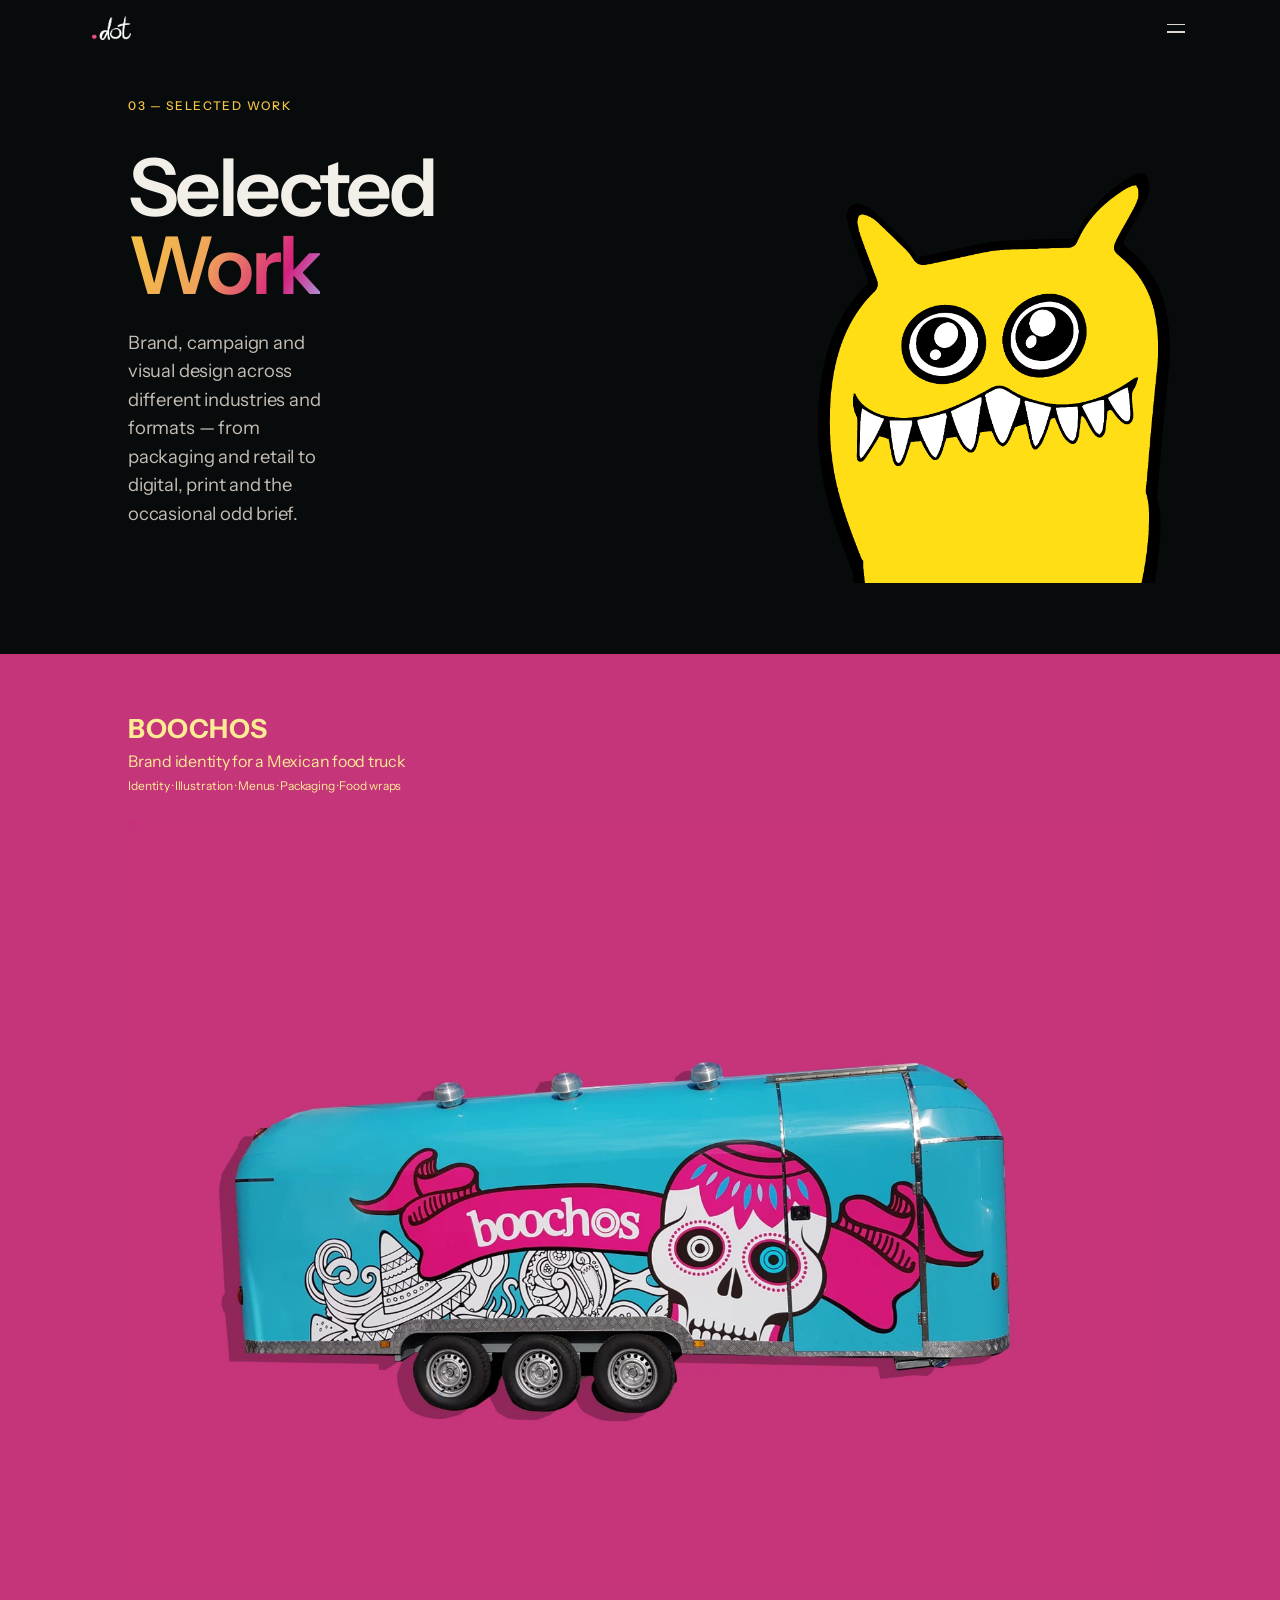
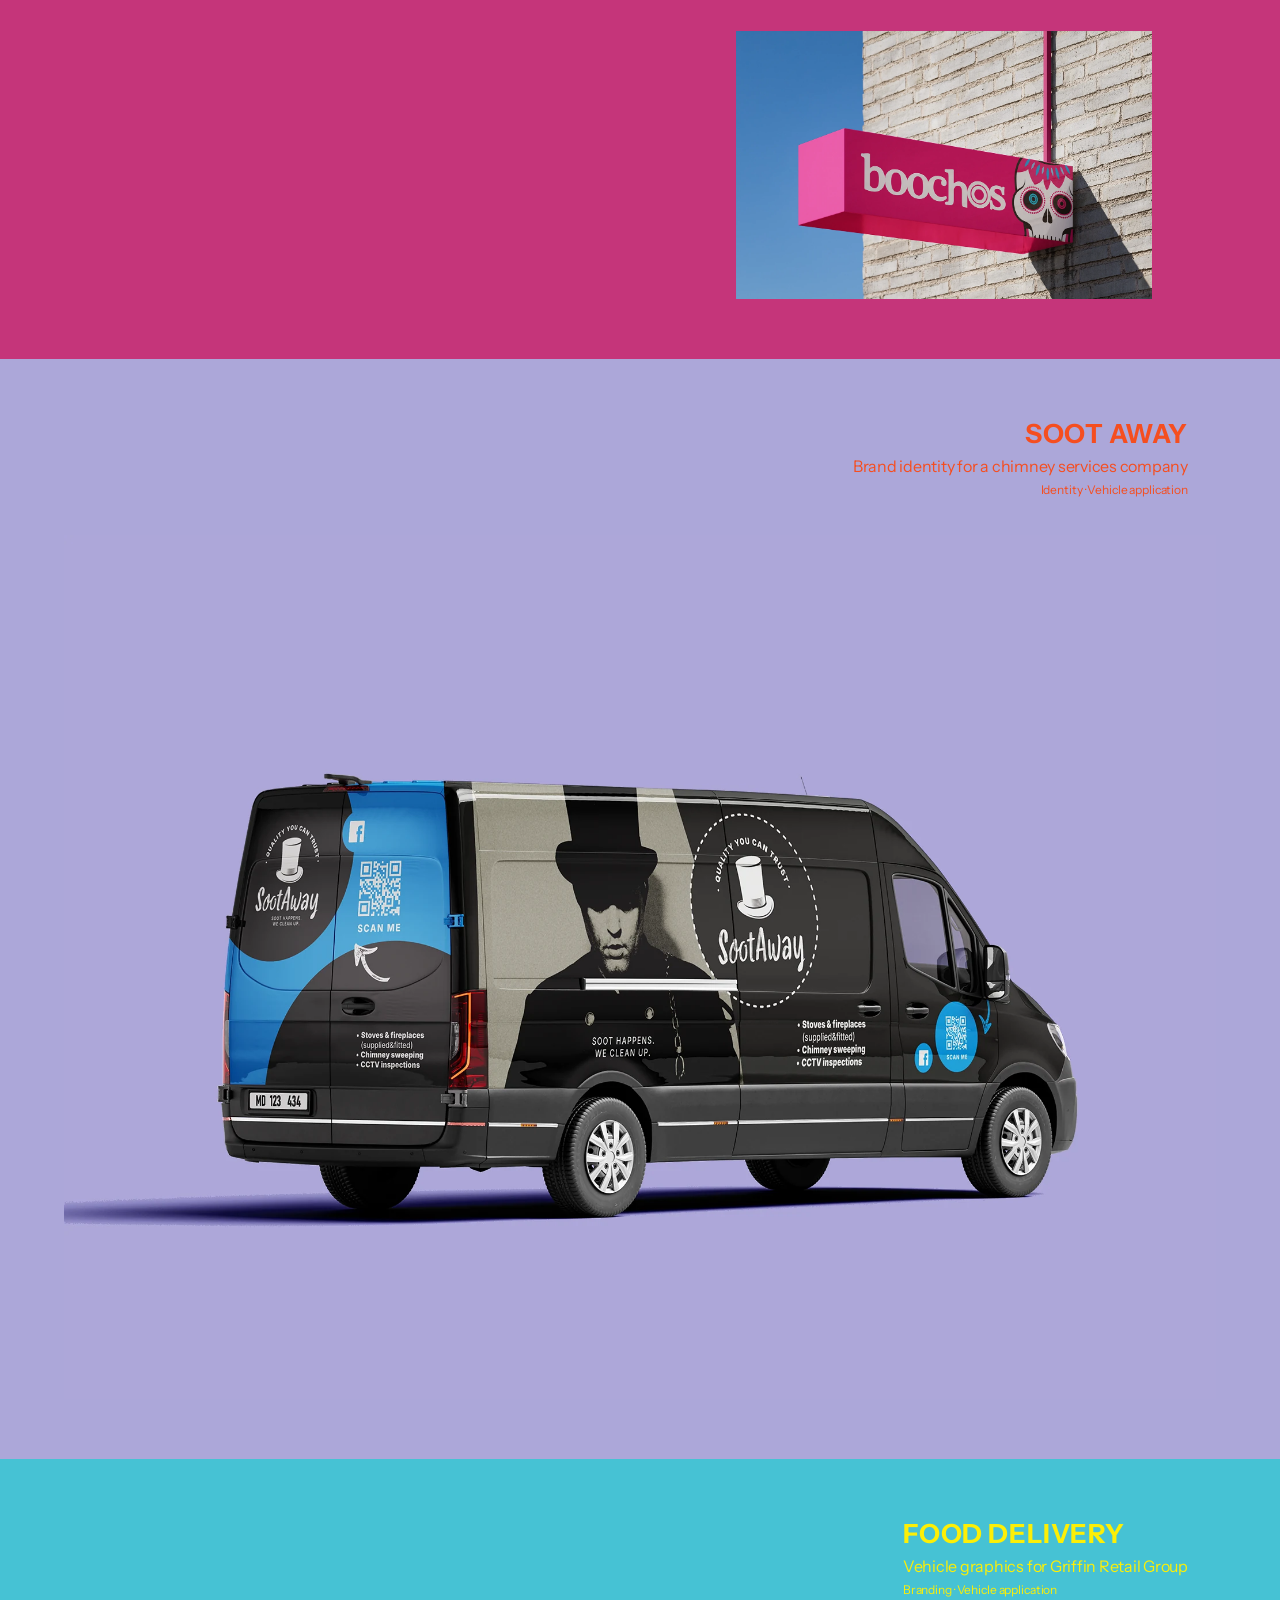
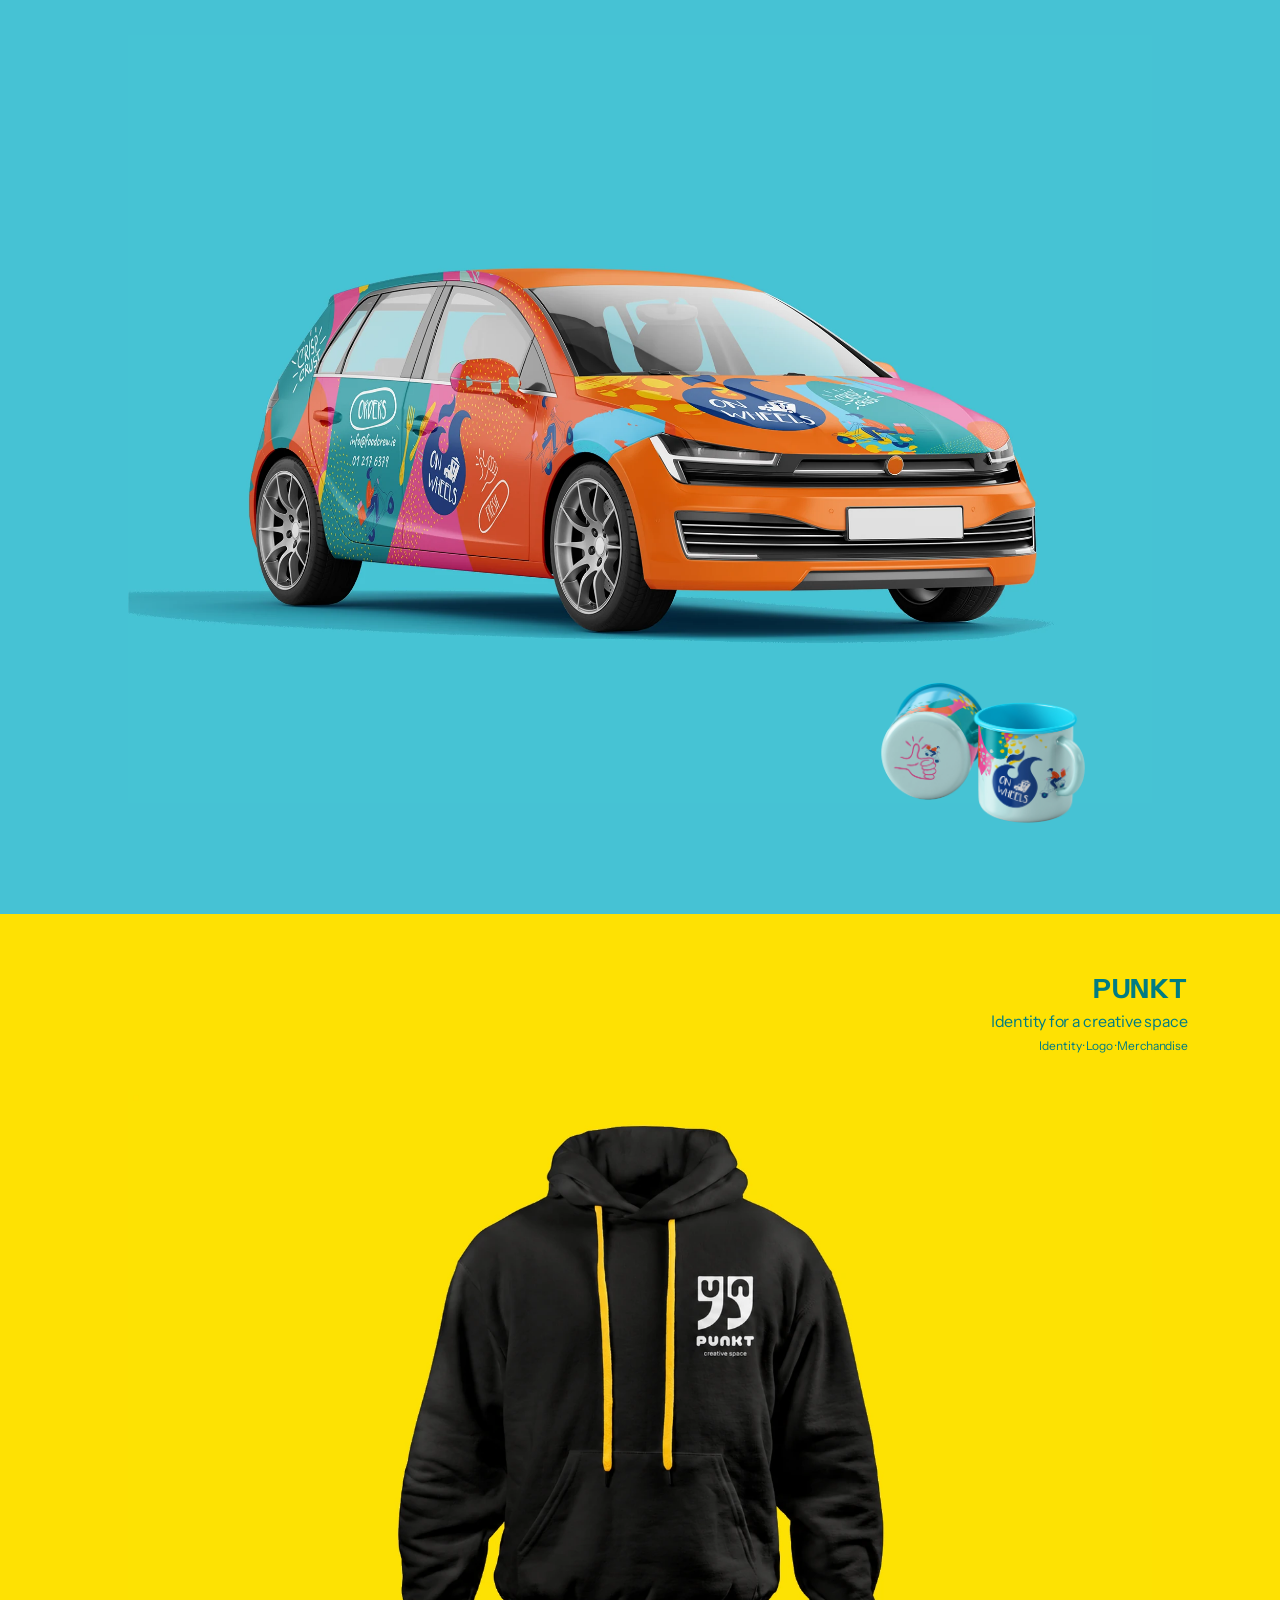
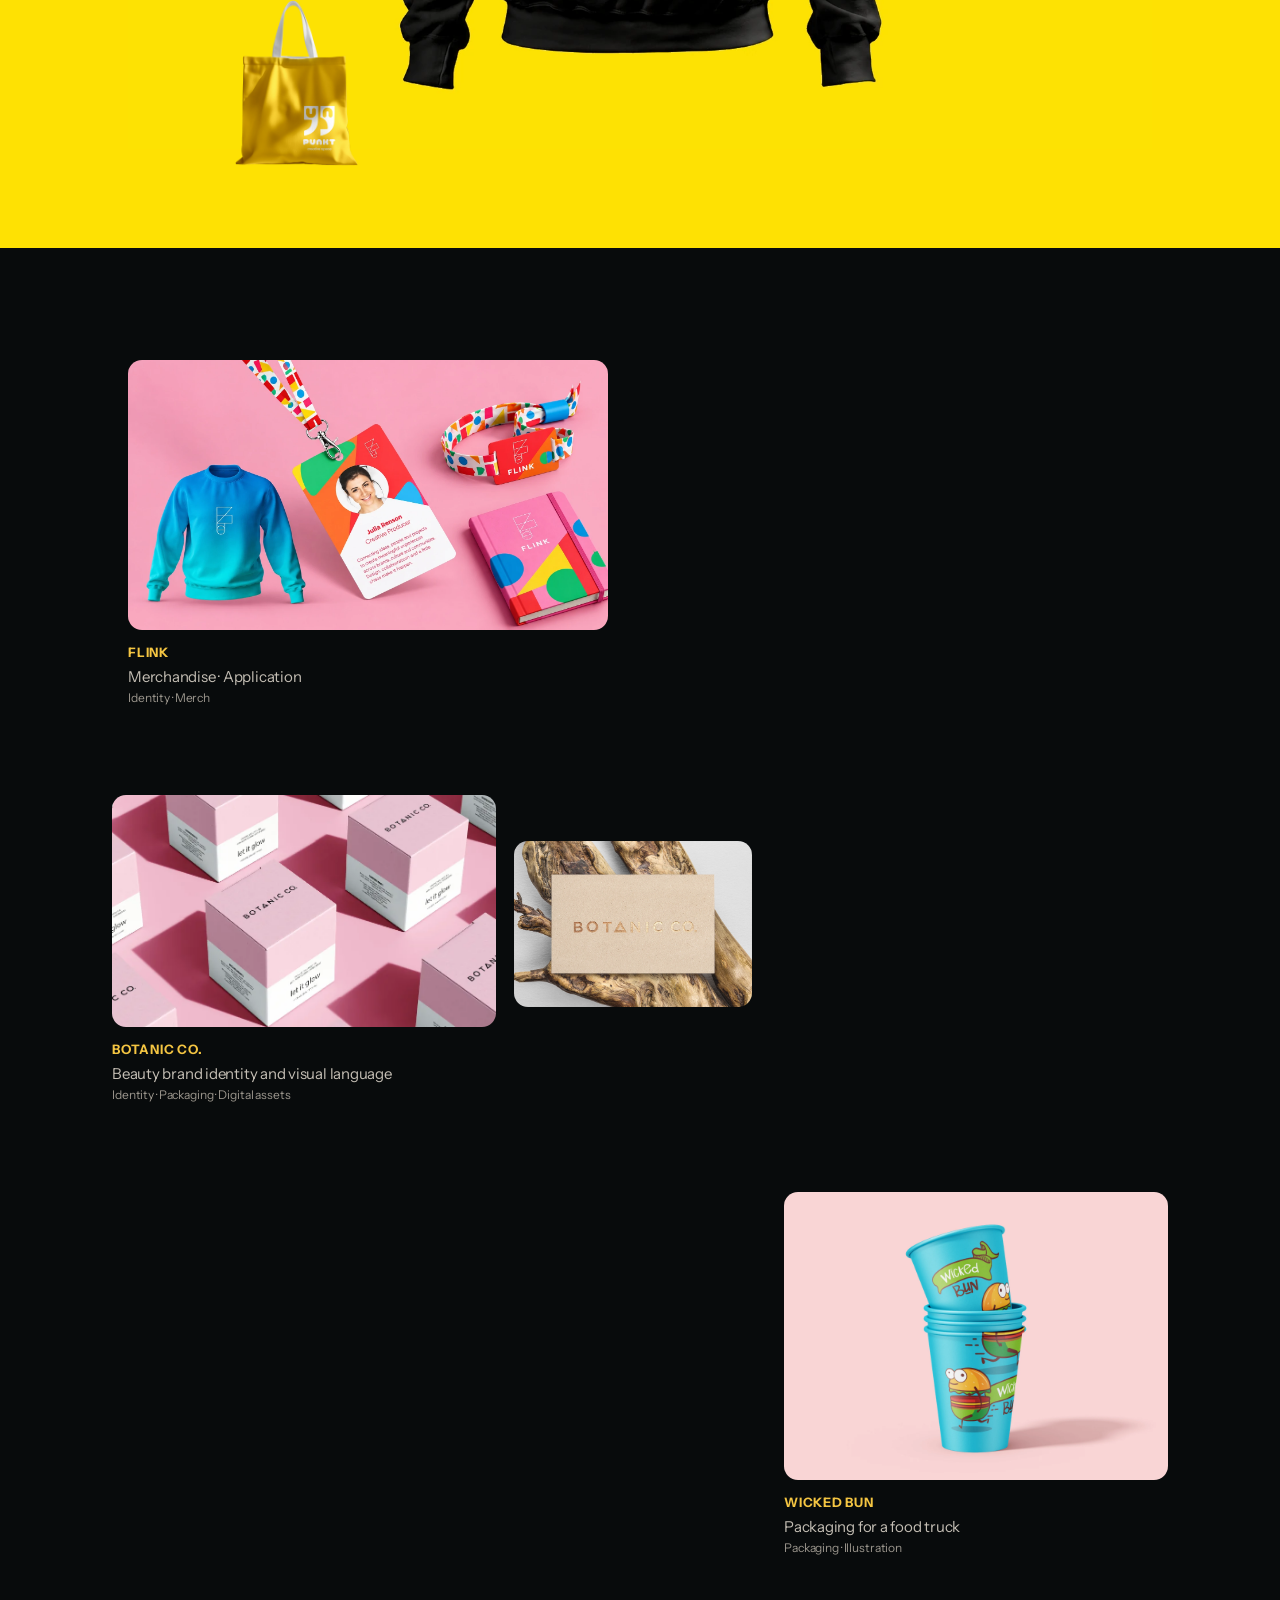
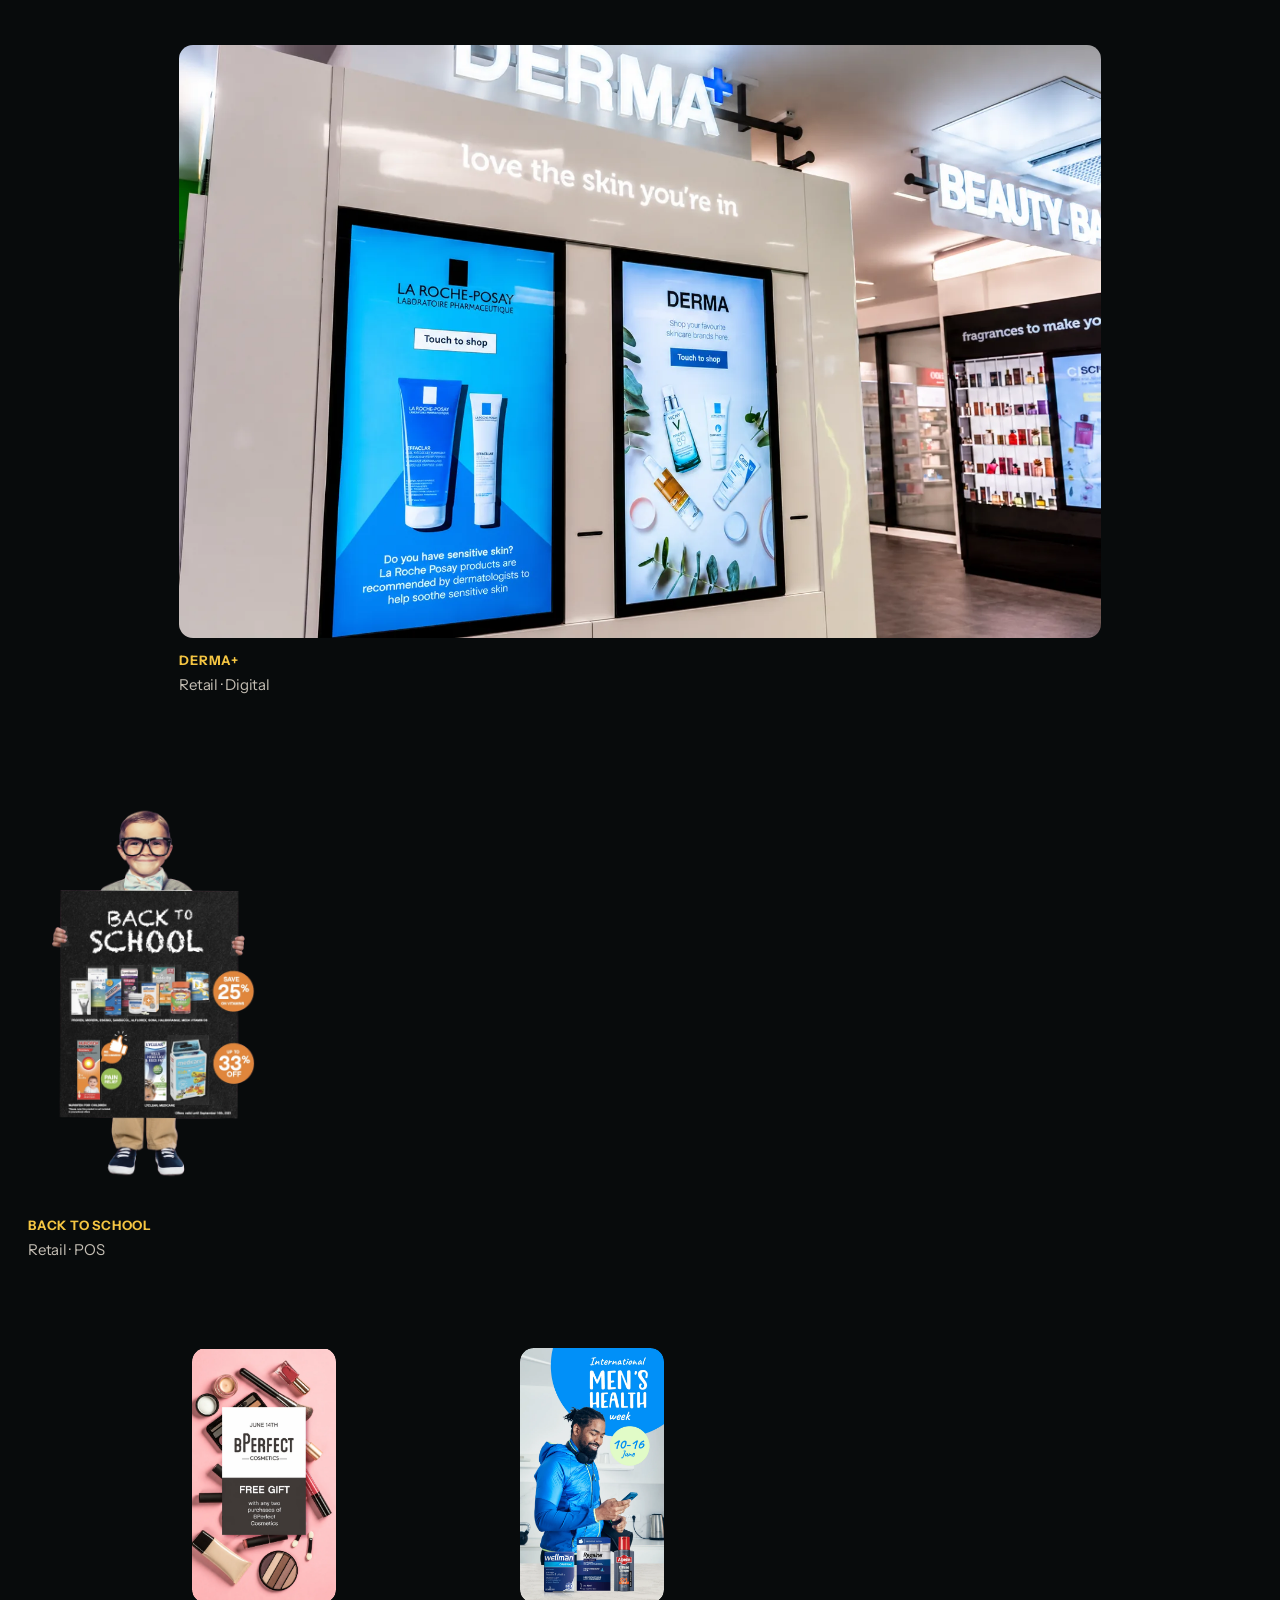
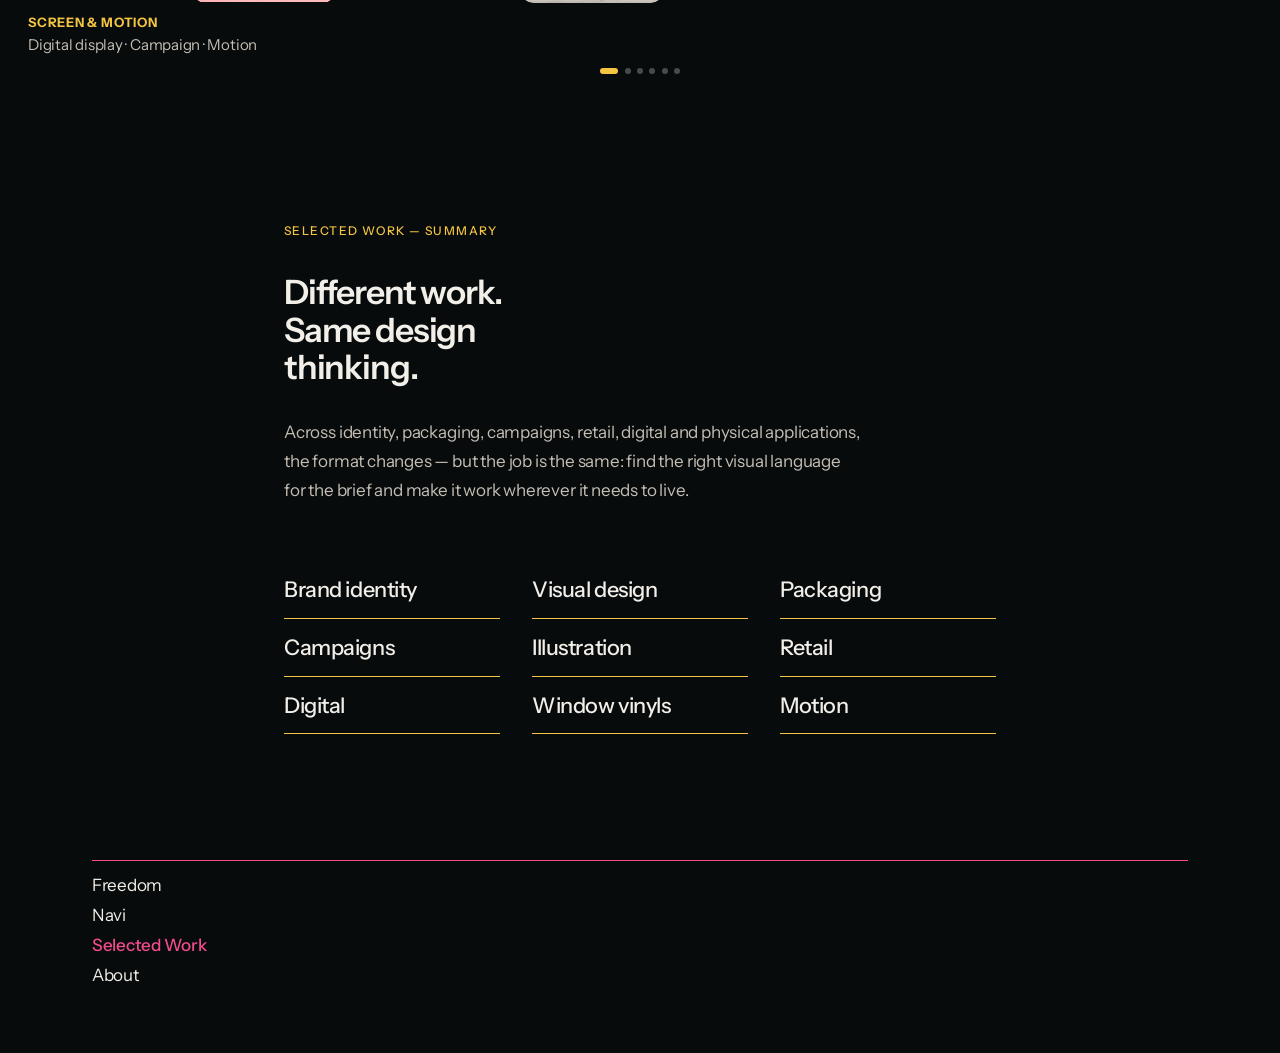
<file: selected-work/index.html>
<!DOCTYPE html>
<html lang="en">
  <head>
    <meta charset="UTF-8" />
    <meta name="viewport" content="width=device-width, initial-scale=1" />
    <meta
      name="description"
      content="Selected Work — brand, campaign and visual design across packaging, retail, digital and print."
    />
    <title>Selected Work — Dot.</title>
    <link rel="preconnect" href="https://fonts.googleapis.com" />
    <link rel="preconnect" href="https://fonts.gstatic.com" crossorigin />
    <link
      href="https://fonts.googleapis.com/css2?family=Instrument+Sans:ital,wght@0,400;0,500;0,600;0,700;1,400&display=swap"
      rel="stylesheet"
    />
    <link rel="stylesheet" href="../freedom/styles.css?v=site-29" />
    <link rel="stylesheet" href="theme.css?v=site-24" />
  </head>
  <body>
    <a class="skip-link" href="#main">Skip to content</a>

        <header class="site-header">
      <div class="site-header__inner">
        <a class="site-mark" href="/design/">
          <picture>
            <source
              srcset="../freedom/images/dot-wordmark.webp?v=nav-2"
              type="image/webp"
            />
            <img
              class="site-mark__img"
              src="../freedom/images/dot-wordmark.png?v=nav-2"
              alt="Dot."
              width="396"
              height="254"
            />
          </picture>
        </a>
        <button
          class="menu-button"
          type="button"
          aria-label="Menu"
          aria-expanded="false"
          aria-controls="site-nav"
        >
          <span class="menu-button__line" aria-hidden="true"></span>
          <span class="menu-button__line" aria-hidden="true"></span>
        </button>
      </div>
      <nav id="site-nav" class="site-nav" aria-label="Primary" aria-hidden="true">
        <ul class="site-nav__list">
          <li>
            <a class="site-nav__link" href="/design/freedom/">Freedom</a>
          </li>
          <li>
            <a class="site-nav__link" href="/design/navi/">Navi</a>
          </li>
          <li>
            <a class="site-nav__link" href="/design/selected-work/" aria-current="page"
              >Selected Work</a
            >
          </li>
          <li>
            <a class="site-nav__link" href="/design/">About</a>
          </li>
        </ul>
      </nav>
    </header>

    <main id="main">
      <!-- OPENING -->
      <section
        class="section section--selected-hero"
        id="top"
        aria-labelledby="selected-title"
      >
        <div class="hero-stage">
          <div class="hero-stage__copy">
            <p class="eyebrow reveal">03 — Selected Work</p>
            <h1 class="hero__title reveal" id="selected-title">
              <span class="hero__selected">Selected</span><br />
              <span class="hero__work">Work</span>
            </h1>
            <p class="lede reveal">
              Brand, campaign and visual design across different industries and
              formats — from packaging and retail to digital, print and the
              occasional odd brief.
            </p>
          </div>
          <div class="hero-monster-wrap" aria-hidden="true">
            <img
              class="hero-monster"
              src="images/dot-monster.png"
              alt=""
              width="1179"
              height="2000"
              decoding="async"
            />
          </div>
        </div>
      </section>

      <!-- COLOUR RUN — panels touch, no black gaps -->
      <div class="colour-run" aria-label="Featured colour projects">
        <!-- BOOCHOS -->
        <section class="panel panel--boochos" aria-labelledby="boochos-name">
          <div class="panel__inner">
            <div class="panel__copy">
              <h2 class="panel__name" id="boochos-name">Boochos</h2>
              <p class="panel__desc">
                Brand identity for a Mexican food truck
              </p>
              <p class="panel__tags">
                Identity · Illustration · Menus · Packaging · Food wraps
              </p>
            </div>
            <div class="panel__art panel__art--boochos-hero">
              <picture>
                <source
                  srcset="images/selected-boochos-hero.webp"
                  type="image/webp"
                />
                <img
                  src="images/selected-boochos-hero.png"
                  alt="Boochos food trailer with sugar-skull livery."
                  width="1600"
                  height="1200"
                  decoding="async"
                  fetchpriority="high"
                />
              </picture>
            </div>
            <div class="panel__art panel__art--boochos-sign">
              <picture>
                <source
                  srcset="images/selected-boochos-sign.webp?v=site-4"
                  type="image/webp"
                />
                <img
                  src="images/selected-boochos-sign.png?v=site-4"
                  alt="Boochos exterior projecting sign with sugar-skull graphic."
                  width="1320"
                  height="851"
                  loading="lazy"
                  decoding="async"
                />
              </picture>
            </div>
          </div>
        </section>

        <!-- SOOT AWAY -->
        <section class="panel panel--soot" aria-labelledby="soot-name">
          <div class="panel__inner">
            <div class="panel__copy">
              <h2 class="panel__name" id="soot-name">Soot Away</h2>
              <p class="panel__desc">
                Brand identity for a chimney services company
              </p>
              <p class="panel__tags">Identity · Vehicle application</p>
            </div>
            <div class="panel__art">
              <picture>
                <source
                  srcset="images/selected-soot-away-van.webp?v=site-4"
                  type="image/webp"
                />
                <img
                  src="images/selected-soot-away-van.png?v=site-4"
                  alt="SootAway chimney services van wrap."
                  width="2000"
                  height="1500"
                  loading="lazy"
                  decoding="async"
                />
              </picture>
            </div>
          </div>
        </section>

        <!-- FOOD DELIVERY / ON WHEELS -->
        <section class="panel panel--food" aria-labelledby="food-name">
          <div class="panel__inner">
            <div class="panel__copy">
              <h2 class="panel__name" id="food-name">Food Delivery</h2>
              <p class="panel__desc">
                Vehicle graphics for Griffin Retail Group
              </p>
              <p class="panel__tags">Branding · Vehicle application</p>
            </div>
            <div class="panel__stage panel__stage--food">
              <div class="panel__art panel__art--vehicle">
                <picture>
                  <source
                    srcset="images/selected-food-delivery-van.webp?v=site-4"
                    type="image/webp"
                  />
                  <img
                    src="images/selected-food-delivery-van.png?v=site-4"
                    alt="On Wheels food delivery vehicle wrap."
                    width="2000"
                    height="1500"
                    loading="lazy"
                    decoding="async"
                  />
                </picture>
              </div>
              <picture class="panel__float panel__float--cups">
                <source
                  srcset="images/selected-food-cups.webp"
                  type="image/webp"
                />
                <img
                  src="images/selected-food-cups.png"
                  alt=""
                  width="2000"
                  height="1500"
                  loading="lazy"
                  decoding="async"
                  aria-hidden="true"
                />
              </picture>
            </div>
          </div>
        </section>

        <!-- PUNKT -->
        <section class="panel panel--punkt" aria-labelledby="punkt-name">
          <div class="panel__inner">
            <div class="panel__copy">
              <h2 class="panel__name" id="punkt-name">Punkt</h2>
              <p class="panel__desc">
                Identity for a creative space
              </p>
              <p class="panel__tags">Identity · Logo · Merchandise</p>
            </div>
            <div class="panel__stage panel__stage--punkt">
              <div class="panel__art panel__art--punkt-hero">
                <picture>
                  <source
                    srcset="images/selected-punkt-hoodie.webp"
                    type="image/webp"
                  />
                  <img
                    src="images/selected-punkt-hoodie.png"
                    alt="Punkt creative space hoodie on yellow."
                    width="1563"
                    height="1006"
                    loading="lazy"
                    decoding="async"
                  />
                </picture>
              </div>
              <picture class="panel__float panel__float--tote">
                <source
                  srcset="images/selected-punkt-tote.webp"
                  type="image/webp"
                />
                <img
                  src="images/selected-punkt-tote.png"
                  alt=""
                  width="2000"
                  height="1942"
                  loading="lazy"
                  decoding="async"
                  aria-hidden="true"
                />
              </picture>
            </div>
          </div>
        </section>
      </div>

      <!-- BLACK EDITORIAL -->
      <section class="editorial" aria-label="Further selected work">
        <figure class="edit edit--merch reveal">
          <picture>
            <source
              srcset="images/selected-flink-showcase.webp?v=site-15"
              type="image/webp"
            />
            <img
              src="images/selected-flink-showcase.png?v=site-15"
              alt="Flink merchandise set — sweatshirt, lanyard ID, wristband and notebook."
              width="1672"
              height="941"
              loading="lazy"
              decoding="async"
            />
          </picture>
          <figcaption class="meta">
            <span class="meta__name">Flink</span>
            <span class="meta__desc">Merchandise · Application</span>
            <span class="meta__tags">Identity · Merch</span>
          </figcaption>
        </figure>

        <figure class="edit edit--botanic reveal">
          <div class="edit__pair edit__pair--botanic">
            <picture class="edit__dominant">
              <source
                srcset="images/selected-botanic-packaging.webp"
                type="image/webp"
              />
              <img
                src="images/selected-botanic-packaging.png"
                alt="Botanic Co. let it glow packaging."
                width="845"
                height="511"
                loading="lazy"
                decoding="async"
              />
            </picture>
            <picture class="edit__support">
              <source
                srcset="images/selected-botanic-card.webp"
                type="image/webp"
              />
              <img
                src="images/selected-botanic-card.png"
                alt="Botanic Co. business card on driftwood."
                width="1500"
                height="1046"
                loading="lazy"
                decoding="async"
              />
            </picture>
          </div>
          <figcaption class="meta">
            <span class="meta__name">Botanic Co.</span>
            <span class="meta__desc"
              >Beauty brand identity and visual language</span
            >
            <span class="meta__tags"
              >Identity · Packaging · Digital assets</span
            >
          </figcaption>
        </figure>

        <figure class="edit edit--wicked reveal">
          <picture>
            <source
              srcset="images/selected-wicked-bun-cups.webp"
              type="image/webp"
            />
            <img
              src="images/selected-wicked-bun-cups.png"
              alt="Wicked Bun cups with running burger illustration."
              width="2000"
              height="1500"
              loading="lazy"
              decoding="async"
            />
          </picture>
          <figcaption class="meta">
            <span class="meta__name">Wicked Bun</span>
            <span class="meta__desc">Packaging for a food truck</span>
            <span class="meta__tags">Packaging · Illustration</span>
          </figcaption>
        </figure>

        <figure class="edit edit--derma reveal">
          <picture>
            <source
              srcset="images/selected-derma-retail.webp"
              type="image/webp"
            />
            <img
              src="images/selected-derma-retail.png"
              alt="Derma+ interactive retail kiosk in store."
              width="1564"
              height="1006"
              loading="lazy"
              decoding="async"
            />
          </picture>
          <figcaption class="meta">
            <span class="meta__name">Derma+</span>
            <span class="meta__desc">Retail · Digital</span>
          </figcaption>
        </figure>

        <figure class="edit edit--bts reveal">
          <picture>
            <source
              srcset="images/selected-back-to-school.webp"
              type="image/webp"
            />
            <img
              class="edit__cutout"
              src="images/selected-back-to-school.png"
              alt="Back to School life-size retail cut-out with promotional sign."
              width="1040"
              height="1820"
              loading="lazy"
              decoding="async"
            />
          </picture>
          <figcaption class="meta">
            <span class="meta__name">Back to School</span>
            <span class="meta__desc">Retail · POS</span>
          </figcaption>
        </figure>

        <!-- SCREEN & MOTION — portrait digital / motion rail -->
        <section
          class="screen-motion reveal"
          aria-labelledby="screen-motion-title"
        >
          <div
            class="screen-motion__rail"
            data-screen-rail
            role="region"
            aria-roledescription="carousel"
            aria-label="Screen and motion portrait work"
            tabindex="0"
          >
            <!-- 1. Motion — Seven Seas -->
            <figure class="screen-motion__item" data-media-type="video">
              <video
                src="images/selected-screen-seven-seas.mp4"
                width="1080"
                height="1920"
                muted
                loop
                playsinline
                autoplay
                preload="metadata"
                aria-label="Seven Seas motion piece"
              ></video>
            </figure>

            <!-- 2. Static — BPerfect -->
            <figure class="screen-motion__item" data-media-type="image">
              <picture>
                <source
                  srcset="images/selected-bperfect-campaign.webp"
                  type="image/webp"
                />
                <img
                  src="images/selected-bperfect-campaign.png"
                  alt="BPerfect Cosmetics free gift campaign graphic."
                  width="1080"
                  height="1920"
                  loading="lazy"
                  decoding="async"
                />
              </picture>
            </figure>

            <!-- 3. Motion — Back to School -->
            <figure class="screen-motion__item" data-media-type="video">
              <video
                src="images/selected-screen-back-to-school.mp4"
                width="1080"
                height="1920"
                muted
                loop
                playsinline
                autoplay
                preload="metadata"
                aria-label="Back to School motion piece"
              ></video>
            </figure>

            <!-- 4. Static — International Men's Health Week -->
            <figure class="screen-motion__item" data-media-type="image">
              <picture>
                <source
                  srcset="images/selected-screen-mens-health.webp"
                  type="image/webp"
                />
                <img
                  src="images/selected-screen-mens-health.png"
                  alt="International Men’s Health Week campaign featuring Wellman, Regaine and Alpecin."
                  width="1080"
                  height="1920"
                  loading="lazy"
                  decoding="async"
                />
              </picture>
            </figure>

            <!-- 5. Motion — Vivio Junior -->
            <figure class="screen-motion__item" data-media-type="video">
              <video
                src="images/selected-screen-vivio-junior.mp4"
                width="1080"
                height="1920"
                muted
                loop
                playsinline
                autoplay
                preload="metadata"
                aria-label="Vivio Junior motion piece"
              ></video>
            </figure>

            <!-- 6. Motion — Valentine’s Day 2026 -->
            <figure class="screen-motion__item" data-media-type="video">
              <video
                src="images/selected-screen-valentines.mp4"
                width="720"
                height="1280"
                muted
                loop
                playsinline
                autoplay
                preload="metadata"
                aria-label="Valentine’s Day 2026 motion piece"
              ></video>
            </figure>
          </div>

          <header class="screen-motion__intro">
            <h2 class="screen-motion__title" id="screen-motion-title">
              Screen &amp; Motion
            </h2>
            <p class="screen-motion__desc">
              Digital display · Campaign · Motion
            </p>
          </header>

          <div
            class="screen-motion__pager"
            data-screen-pager
            role="tablist"
            aria-label="Screen and motion pieces"
          ></div>
        </section>
      </section>

      <!-- SUMMARY -->
      <section
        class="section section--summary"
        id="summary"
        aria-labelledby="summary-title"
      >
        <div class="section__inner">
          <p class="section-label reveal">Selected Work — Summary</p>
          <h2 class="section-title reveal" id="summary-title">
            Different work.<br />
            Same design thinking.
          </h2>
          <p class="body-copy reveal">
            Across identity, packaging, campaigns, retail, digital and physical
            applications, the format changes — but the job is the same: find the
            right visual language for the brief and make it work wherever it
            needs to live.
          </p>
          <ul class="role-list reveal">
            <li>Brand identity</li>
            <li>Visual design</li>
            <li>Packaging</li>
            <li>Campaigns</li>
            <li>Illustration</li>
            <li>Retail</li>
            <li>Digital</li>
            <li>Window vinyls</li>
            <li>Motion</li>
          </ul>
        </div>
      </section>
    </main>

    <nav class="site-end-nav" aria-label="Site">
      <ul class="site-end-nav__list">
        <li>
          <a class="site-end-nav__link" href="/design/freedom/">Freedom</a>
        </li>
        <li>
          <a class="site-end-nav__link" href="/design/navi/">Navi</a>
        </li>
        <li>
          <a class="site-end-nav__link is-current" href="/design/selected-work/" aria-current="page">Selected Work</a>
        </li>
        <li>
          <a class="site-end-nav__link" href="/design/">About</a>
        </li>
      </ul>
    </nav>

    <script src="../freedom/main.js?v=site-24" defer></script>
    <script src="hero.js?v=site-24" defer></script>
    <script src="screen-motion.js?v=site-24" defer></script>
  </body>
</html>
</file>
<file: freedom/styles.css>
/* Freedom — Case Study
   Mobile-first. Art direction follows the approved mockup.
   Product imagery uses supplied presentation assets only. */

:root {
  --bg: #080b0c;
  --text: #f2efe9;
  --text-muted: #9a958c;
  --text-soft: #c4beb4;
  --accent: #e7b89b;
  --line: rgba(242, 239, 233, 0.1);
  --bubble: rgba(20, 24, 26, 0.88);
  --pad-x: clamp(24px, 6.8vw, 28px);
  --section-gap: clamp(100px, 28vw, 140px);
  --label-gap: clamp(24px, 7vw, 32px);
  --title-gap: clamp(24px, 7vw, 32px);
  --visual-gap: clamp(40px, 12vw, 56px);
  --header-h: 56px;
  --ease-out: cubic-bezier(0.22, 1, 0.36, 1);
  color-scheme: dark;
}

*,
*::before,
*::after {
  box-sizing: border-box;
}

html {
  scroll-behavior: smooth;
  -webkit-text-size-adjust: 100%;
  text-size-adjust: 100%;
}

@media (prefers-reduced-motion: reduce) {
  html {
    scroll-behavior: auto;
  }
}

body {
  margin: 0;
  min-height: 100vh;
  background: var(--bg);
  color: var(--text);
  font-family: "Instrument Sans", system-ui, sans-serif;
  font-size: 1.0625rem;
  line-height: 1.65;
  font-weight: 400;
  letter-spacing: -0.011em;
  -webkit-font-smoothing: antialiased;
  -moz-osx-font-smoothing: grayscale;
  overflow-x: clip;
}

img {
  display: block;
  max-width: 100%;
  height: auto;
}

figure {
  margin: 0;
}

a {
  color: inherit;
  text-decoration: none;
}

button {
  font: inherit;
  color: inherit;
  background: none;
  border: 0;
  padding: 0;
  cursor: pointer;
}

.skip-link {
  position: absolute;
  top: 0;
  left: var(--pad-x);
  z-index: 100;
  padding: 0.65rem 0.9rem;
  background: var(--text);
  color: var(--bg);
  border-radius: 0 0 6px 6px;
  transform: translateY(-120%);
  transition: transform 0.2s var(--ease-out);
}

.skip-link:focus {
  transform: translateY(0);
  outline: 2px solid var(--accent);
  outline-offset: 2px;
}

/* ——— Header ——— */

.site-header {
  position: sticky;
  top: 0;
  z-index: 50;
  background: var(--bg);
}

.site-header__inner {
  display: flex;
  align-items: center;
  justify-content: space-between;
  height: var(--header-h);
  padding: 0 var(--pad-x);
  max-width: 72rem;
  margin: 0 auto;
}

.site-mark {
  display: inline-flex;
  align-items: center;
  line-height: 0;
  padding: 0.45rem 0;
  color: inherit;
  text-decoration: none;
}

.site-mark picture {
  display: block;
  line-height: 0;
}

.site-mark__img {
  display: block;
  height: 1.55rem;
  width: auto;
  max-width: none;
}

.menu-button {
  display: grid;
  gap: 6px;
  width: 44px;
  height: 44px;
  place-content: center;
  margin-right: -10px;
  opacity: 0.9;
  position: relative;
  z-index: 52;
}

.menu-button__line {
  display: block;
  width: 18px;
  height: 1.5px;
  background: var(--text);
  transition: transform 0.25s var(--ease-out), opacity 0.2s var(--ease-out);
}

.menu-button[aria-expanded="true"] .menu-button__line:first-child {
  transform: translateY(3.75px) rotate(45deg);
}

.menu-button[aria-expanded="true"] .menu-button__line:last-child {
  transform: translateY(-3.75px) rotate(-45deg);
}

/* ——— Site nav (burger) ——— */

.site-nav {
  position: fixed;
  inset: var(--header-h) 0 0 0;
  z-index: 48;
  background: var(--bg);
  padding: clamp(2.25rem, 9vw, 3.75rem) var(--pad-x) clamp(3rem, 10vw, 4.5rem);
  opacity: 0;
  visibility: hidden;
  pointer-events: none;
  transition:
    opacity 0.28s var(--ease-out),
    visibility 0.28s var(--ease-out);
}

.site-nav.is-open {
  opacity: 1;
  visibility: visible;
  pointer-events: auto;
}

.site-nav__list {
  list-style: none;
  margin: 0 auto;
  padding: 0;
  max-width: 72rem;
  display: flex;
  flex-direction: column;
  gap: clamp(1.15rem, 4vw, 1.6rem);
}

.site-nav__link {
  display: inline-block;
  font-size: clamp(1.85rem, 8vw, 2.75rem);
  font-weight: 600;
  letter-spacing: -0.035em;
  line-height: 1.1;
  color: var(--text);
  transition: color 0.2s var(--ease-out);
}

.site-nav__link:hover,
.site-nav__link:focus-visible {
  color: var(--accent);
  outline: none;
}

.site-nav__link[aria-current="page"] {
  color: var(--accent);
}

body.nav-open {
  overflow: hidden;
}

/* ——— Layout ——— */

.section {
  padding-block: var(--section-gap);
}

.section--hero {
  padding-top: clamp(1.75rem, 6vw, 2.75rem);
  padding-bottom: calc(var(--section-gap) / 2);
}

.section__inner {
  width: 100%;
  max-width: 42rem;
  margin: 0 auto;
  padding-inline: var(--pad-x);
}

/* ——— Type ——— */

.eyebrow {
  margin: 0 0 var(--label-gap);
  font-size: 0.75rem;
  font-weight: 500;
  letter-spacing: 0.14em;
  text-transform: uppercase;
  color: var(--accent);
}

.section-label {
  margin: 0 0 var(--label-gap);
  font-size: 0.75rem;
  font-weight: 500;
  letter-spacing: 0.12em;
  text-transform: uppercase;
  color: var(--accent);
}

.hero__title,
.section-title {
  margin: 0;
  font-weight: 600;
  letter-spacing: -0.035em;
  line-height: 1.12;
  color: var(--text);
  text-wrap: pretty;
}

.hero__title {
  font-size: clamp(1.9rem, 7.4vw, 2.4rem);
  max-width: 17ch;
}

.section-title {
  font-size: clamp(1.65rem, 6.6vw, 2.1rem);
  max-width: 17ch;
}

.lede {
  margin: var(--title-gap) 0 0;
  max-width: 32ch;
  font-size: clamp(1.05rem, 3.8vw, 1.15rem);
  line-height: 1.55;
  color: var(--text-soft);
  text-wrap: pretty;
}

.body-copy {
  margin: var(--title-gap) 0 0;
  max-width: 36rem;
  font-size: 1.0625rem;
  line-height: 1.7;
  color: var(--text-soft);
  text-wrap: pretty;
}

.statement {
  margin: var(--title-gap) 0 0;
  max-width: 15ch;
  font-size: clamp(1.75rem, 7vw, 2.2rem);
  font-weight: 600;
  letter-spacing: -0.038em;
  line-height: 1.15;
  color: var(--text);
  text-wrap: pretty;
}

.section--problem .body-copy {
  margin-top: clamp(1.75rem, 5vw, 2.25rem);
}

/* Problem section: 64px below final bubble to next section label */
.section--problem {
  padding-top: calc(var(--section-gap) / 2);
  padding-bottom: 0;
  margin-bottom: calc(64px - var(--section-gap));
}

/* Halve empty space after Overview mockup before section 03 */
.section--idea {
  padding-bottom: calc(var(--section-gap) / 2);
}

.section--sides {
  padding-top: calc(var(--section-gap) / 2);
  padding-bottom: calc(var(--section-gap) / 2);
}

/* Part two: match Section 01 vertical rhythm */
.section--companions,
.section--privacy,
.section--demo,
.section--role {
  padding-top: calc(var(--section-gap) / 2);
  padding-bottom: calc(var(--section-gap) / 2);
}

/* Tighten only the personality → process transition (~30%) */
.section--personality {
  padding-top: calc(var(--section-gap) / 2);
  padding-bottom: calc(var(--section-gap) * 0.35);
}

.section--process {
  padding-top: calc(var(--section-gap) * 0.35);
  padding-bottom: calc(var(--section-gap) / 2);
}

/* ——— Emotional fragments (centred vertical stack) ——— */

.fragments {
  display: flex;
  flex-direction: column;
  align-items: center;
  gap: 20px;
  width: 100%;
  margin: 64px 0 0;
  padding: 0;
  min-height: 0;
  height: auto;
  justify-content: flex-start;
}

.fragment {
  position: relative;
  margin: 0;
  width: calc(100% - 48px);
  max-width: none;
  box-sizing: border-box;
  padding: 24px 30px;
  border-radius: 0.75rem;
  background: var(--bubble);
  border: 1px solid rgba(242, 239, 233, 0.08);
  box-shadow: 0 10px 28px rgba(0, 0, 0, 0.28);
  font-size: clamp(1.05rem, 4.2vw, 1.2rem);
  font-weight: 500;
  font-style: italic;
  letter-spacing: -0.02em;
  line-height: 1.35;
  color: var(--text);
  text-align: center;
  text-wrap: pretty;
  align-self: center;
  display: flex;
  align-items: center;
  justify-content: center;
}

/* Speech-bubble tail — bottom centre */
.fragment::after {
  content: "";
  position: absolute;
  bottom: -5px;
  left: 50%;
  width: 10px;
  height: 10px;
  margin-left: -5px;
  background: var(--bubble);
  border-right: 1px solid rgba(242, 239, 233, 0.08);
  border-bottom: 1px solid rgba(242, 239, 233, 0.08);
  transform: rotate(45deg);
}

/* Same width for all — content may wrap to ≤2 lines */
.fragment:nth-child(1),
.fragment:nth-child(2),
.fragment:nth-child(3),
.fragment:nth-child(4) {
  max-width: none;
  width: calc(100% - 48px);
}

/* Prefer single-line short phrases */
.fragment:nth-child(2),
.fragment:nth-child(3) {
  white-space: nowrap;
}

/* ——— Presentation visuals ——— */

.visual {
  width: 100vw;
  max-width: none;
  margin: var(--visual-gap) 0 0;
  margin-inline: calc(50% - 50vw);
}

.visual img {
  width: 100%;
  height: auto;
  background: var(--bg);
}

/* Hero & Idea stay edge-integrated — no card chrome */
.visual--hero,
.visual--idea {
  width: 100vw;
}

/* Patricia cinematic mockup — full-bleed on mobile like Overview */
.visual--patricia {
  width: 100vw;
  max-width: none;
  margin-top: var(--visual-gap);
  margin-inline: calc(50% - 50vw);
}

.visual--patricia img {
  width: 100%;
  height: auto;
  background: var(--bg);
}

/* ——— Concepts ——— */

.concepts {
  display: grid;
  gap: 1.5rem;
  margin-top: clamp(2rem, 7vw, 2.75rem);
}

.concept {
  padding-top: 1.15rem;
  border-top: 1px solid var(--line);
}

.concept__label {
  margin: 0 0 0.4rem;
  font-size: 0.75rem;
  font-weight: 500;
  letter-spacing: 0.14em;
  text-transform: uppercase;
  color: var(--accent);
}

.concept__text {
  margin: 0;
  font-size: 1.125rem;
  line-height: 1.45;
  color: var(--text);
  letter-spacing: -0.015em;
}

.section--sides .body-copy {
  margin-top: clamp(2rem, 6vw, 2.5rem);
}

/* ——— Second half ——— */

.support-line {
  margin: clamp(1.5rem, 5vw, 2rem) 0 0;
  max-width: 28ch;
  font-size: 1.125rem;
  font-weight: 500;
  letter-spacing: -0.02em;
  line-height: 1.45;
  color: var(--text);
  text-wrap: pretty;
}

.support-line--centred {
  max-width: 28rem;
  margin-inline: auto;
  padding-inline: var(--pad-x);
  text-align: center;
  margin-top: clamp(2rem, 6vw, 2.75rem);
  margin-bottom: clamp(2.5rem, 8vw, 3.5rem);
}

.subhead {
  margin: 0;
  font-size: clamp(1.35rem, 5vw, 1.65rem);
  font-weight: 600;
  letter-spacing: -0.03em;
  line-height: 1.2;
  color: var(--text);
  text-wrap: pretty;
  max-width: 16ch;
}

.section-title--xl {
  font-size: clamp(2.35rem, 10vw, 3.25rem);
  max-width: 10ch;
}

.statement--wide {
  max-width: 14ch;
  margin-top: clamp(3rem, 10vw, 4.5rem);
}

.section__split {
  display: flex;
  flex-direction: column;
  gap: var(--visual-gap);
  width: 100%;
  max-width: 72rem;
  margin: 0 auto;
}

.section__copy {
  padding-inline: var(--pad-x);
  max-width: 42rem;
}

.section__inner--wide {
  max-width: 42rem;
}

.section__inner--personality {
  margin-top: clamp(2.5rem, 8vw, 3.5rem);
  text-align: center;
}

.section__inner--personality .support-line {
  margin-inline: auto;
  text-align: center;
}

.visual--companions,
.visual--note,
.visual--life {
  width: 100vw;
  max-width: none;
  margin-inline: calc(50% - 50vw);
  margin-top: 0;
}

.visual--landscape {
  width: 100vw;
  margin-inline: calc(50% - 50vw);
  margin-top: var(--visual-gap);
}

/* Demo onboarding: larger mobile impact via cover crop */
.visual--demo-onboarding {
  margin-top: var(--visual-gap);
}

.visual--japan {
  margin-top: 0;
  width: 100vw;
  margin-inline: calc(50% - 50vw);
}

.section__split--demo {
  margin-top: 0;
  gap: clamp(2rem, 7vw, 3rem);
}

.section__split--demo .section__copy {
  max-width: 42rem;
}

.section__split--demo .section__copy .body-copy:first-of-type {
  margin-top: var(--title-gap);
}

.pull-quote--note {
  margin-top: clamp(2.5rem, 8vw, 3.5rem);
  margin-bottom: clamp(1.75rem, 5vw, 2.25rem);
  padding-block: clamp(2rem, 6vw, 2.75rem);
  border-block: 1px solid var(--line);
  text-align: center;
}

.pull-quote--note p {
  margin: 0 auto;
  max-width: 16ch;
  font-size: clamp(1.55rem, 6vw, 2rem);
  font-weight: 500;
  font-style: italic;
  letter-spacing: -0.03em;
  line-height: 1.25;
  color: var(--text);
  text-wrap: pretty;
}

/* Process */
.process-list {
  display: grid;
  gap: clamp(2.5rem, 8vw, 3.5rem);
  margin-top: clamp(3rem, 10vw, 4.5rem);
}

.process-item__index {
  margin: 0 0 0.5rem;
  font-size: 0.75rem;
  font-weight: 500;
  letter-spacing: 0.14em;
  color: var(--accent);
}

.process-item__title {
  margin: 0 0 0.75rem;
  font-size: clamp(1.25rem, 4.5vw, 1.45rem);
  font-weight: 600;
  letter-spacing: -0.025em;
  color: var(--text);
}

.process-item__body {
  margin: 0;
  max-width: 34ch;
  font-size: 1.0625rem;
  line-height: 1.65;
  color: var(--text-soft);
  text-wrap: pretty;
}

/* Role */
.role-list {
  list-style: none;
  margin: clamp(2.5rem, 8vw, 3.5rem) 0 0;
  padding: 0;
  display: grid;
  gap: 0.85rem;
}

.role-list li {
  position: relative;
  font-size: clamp(1.15rem, 4.2vw, 1.35rem);
  font-weight: 500;
  letter-spacing: -0.02em;
  line-height: 1.35;
  color: var(--text);
  padding-bottom: 0.85rem;
  border-bottom: none;
}

/* Solid 1px project-accent divider — not border (avoids hairline washout / stale grey) */
.role-list li::after {
  content: "";
  position: absolute;
  left: 0;
  right: 0;
  bottom: 0;
  height: 1px;
  background-color: var(--accent);
  pointer-events: none;
}

.closing {
  margin-top: clamp(5rem, 16vw, 8rem);
  padding-block: clamp(3.5rem, 12vw, 5.5rem);
  border-block: 1px solid var(--line);
  text-align: center;
}

.closing__statement {
  margin: 0 auto;
  max-width: 14ch;
  font-size: clamp(1.85rem, 7.5vw, 2.75rem);
  font-weight: 600;
  letter-spacing: -0.04em;
  line-height: 1.15;
  color: var(--text);
  text-wrap: pretty;
}

.project-nav {
  padding-block: clamp(3rem, 10vw, 4.5rem);
}

.project-nav__label {
  margin: 0 0 0.5rem;
  font-size: 0.75rem;
  font-weight: 500;
  letter-spacing: 0.12em;
  text-transform: uppercase;
  color: var(--text-muted);
}

.project-nav__link {
  display: inline-block;
  font-size: clamp(1.35rem, 5vw, 1.75rem);
  font-weight: 600;
  letter-spacing: -0.03em;
  color: var(--text);
  border-bottom: 1px solid transparent;
  transition: border-color 0.2s var(--ease-out), color 0.2s var(--ease-out);
}

.project-nav__link:hover,
.project-nav__link:focus-visible {
  color: var(--accent);
  border-bottom-color: var(--accent);
  outline: none;
}

/* Life happens (within Section 07) */
.life-happens {
  margin-top: clamp(4rem, 12vw, 5.5rem);
  padding-top: clamp(3rem, 9vw, 4rem);
  border-top: 1px solid var(--line);
}

.phrase-em {
  font-weight: 600;
  color: var(--text);
  font-style: italic;
}

.section__split--life {
  gap: var(--visual-gap);
}

.section__split--life .section__copy .body-copy:first-of-type {
  margin-top: var(--title-gap);
}

.section__split--life .support-line {
  max-width: 22ch;
}

/*
  Mobile: major mockups match Overview — edge-to-edge breakout.
  Landscape assets gain height via cover so phones/UI stay large.
*/
@media (max-width: 767.98px) {
  .visual--companions,
  .visual--note,
  .visual--life,
  .visual--japan,
  .visual--demo-onboarding {
    width: 100vw;
    max-width: none;
    margin-inline: calc(50% - 50vw);
  }

  .visual--companions img,
  .visual--note img {
    width: 100%;
    height: auto;
  }

  .visual--demo-onboarding {
    height: min(138vw, 560px);
    overflow: hidden;
    background: var(--bg);
  }

  .visual--demo-onboarding img {
    width: 100%;
    height: 100%;
    object-fit: cover;
    object-position: center center;
  }

  .visual--japan {
    height: min(125vw, 520px);
    overflow: hidden;
    background: var(--bg);
  }

  .visual--japan img {
    width: 100%;
    height: 100%;
    object-fit: cover;
    object-position: center 40%;
  }

  .visual--life {
    height: min(108vw, 450px);
    overflow: hidden;
    background: var(--bg);
  }

  .visual--life img {
    width: 100%;
    height: 100%;
    object-fit: cover;
    object-position: 42% center;
  }
}

/* ——— Footer ——— */

.site-footer {
  padding-block: 3rem 4.5rem;
  border-top: 1px solid var(--line);
}

.site-footer__note {
  margin: 0;
  font-size: 0.8125rem;
  letter-spacing: 0.06em;
  text-transform: uppercase;
  color: var(--text-muted);
}

/* ——— Site end navigation (shared) ——— */

.site-end-nav {
  max-width: 72rem;
  margin: clamp(2.5rem, 8vw, 3.5rem) auto 0;
  padding: 0 var(--pad-x) clamp(3rem, 12vw, 4rem);
}

.site-end-nav::before {
  content: "";
  display: block;
  height: 1px;
  background-color: #f04b8d;
  margin-bottom: clamp(0.5rem, 2vw, 0.625rem);
}

.site-end-nav__list {
  list-style: none;
  margin: 0;
  padding: 0;
  display: flex;
  flex-direction: column;
  align-items: flex-start;
  gap: 0.12rem;
}

.site-end-nav__link {
  display: inline-block;
  font-size: clamp(1rem, 3.4vw, 1.0625rem); /* ~16–17px */
  font-weight: 400;
  letter-spacing: -0.015em;
  line-height: 1.28;
  color: var(--text);
  text-decoration: none;
  transition: color 0.2s var(--ease-out);
}

.site-end-nav__link:hover,
.site-end-nav__link:focus-visible {
  color: var(--text);
  outline: none;
}

.site-end-nav__link.is-current,
.site-end-nav__link[aria-current="page"] {
  color: #f04b8d;
  font-weight: 500;
  pointer-events: none;
}

/* ——— Reveal motion ——— */

.reveal {
  opacity: 1;
  transform: none;
}

.js-ready .reveal {
  opacity: 0;
  transform: translateY(12px);
  transition:
    opacity 0.7s var(--ease-out),
    transform 0.7s var(--ease-out);
}

.js-ready .reveal.is-visible {
  opacity: 1;
  transform: none;
}

@media (prefers-reduced-motion: reduce) {
  .js-ready .reveal {
    opacity: 1;
    transform: none;
    transition: none;
  }
}

/* Desktop / tablet refinements */
@media (min-width: 768px) {
  .section__inner {
    max-width: 48rem;
  }

  .section__copy {
    max-width: 48rem;
  }

  .visual--hero,
  .visual--idea {
    width: min(100vw, 28rem);
    margin-inline: auto;
  }

  .visual--patricia {
    width: min(42vw, 26rem);
    margin-inline: auto;
  }

  .visual--companions,
  .visual--note {
    width: min(48vw, 26rem);
    margin-inline: auto;
  }

  .visual--life {
    width: min(92vw, 40rem);
    margin-inline: auto;
  }

  .visual--landscape,
  .visual--japan {
    width: min(92vw, 56rem);
    margin-inline: auto;
  }

  .visual--demo-onboarding {
    width: min(92vw, 56rem);
    height: auto;
    margin-inline: auto;
  }

  .visual--demo-onboarding img {
    width: 100%;
    height: auto;
    object-fit: contain;
  }

  .process-list {
    grid-template-columns: repeat(3, 1fr);
    gap: 2rem;
  }

  .role-list {
    grid-template-columns: repeat(3, 1fr);
    gap: 0 2rem;
  }

  .role-list li {
    padding-block: 0.9rem;
  }
}

@media (min-width: 1100px) {
  .visual--patricia {
    width: min(36vw, 28rem);
  }

  .section__split {
    display: grid;
    grid-template-columns: minmax(0, 0.95fr) minmax(0, 1.15fr);
    align-items: center;
    gap: clamp(2.5rem, 5vw, 4.5rem);
    padding-inline: var(--pad-x);
  }

  .section__split .section__copy {
    padding-inline: 0;
    max-width: 28rem;
  }

  .section__split .visual--companions,
  .section__split .visual--note {
    width: 100%;
    max-width: 28rem;
    margin-inline: 0;
    justify-self: end;
  }

  .section__split--demo {
    grid-template-columns: minmax(0, 0.9fr) minmax(0, 1.2fr);
    align-items: start;
    margin-top: clamp(1rem, 3vw, 2rem);
  }

  .section__split--demo .visual--japan {
    width: 100%;
    max-width: 40rem;
    margin-inline: 0;
    justify-self: end;
  }

  .section__split--personality {
    grid-template-columns: minmax(0, 0.85fr) minmax(0, 1.15fr);
  }

  .section__split--life {
    grid-template-columns: minmax(0, 0.9fr) minmax(0, 1.2fr);
    align-items: center;
  }

  .section__split--life .visual--life {
    width: 100%;
    max-width: 36rem;
    margin-inline: 0;
    justify-self: end;
  }

  .section__inner--personality {
    max-width: 36rem;
  }

  .section--privacy .section__inner--wide {
    max-width: 40rem;
  }
}
</file>
<file: about/theme.css>
/* About — Dot. portfolio page
   Extends ../freedom/styles.css with pink CV accent. */

.page-about {
  --accent: #f04b8d;
  --about-ink: #f2efe9;
  --about-muted: #9a958c;
  --about-soft: #c4beb4;
}

.about-wrap {
  width: 100%;
  max-width: 42rem;
  margin: 0 auto;
  padding-inline: var(--pad-x);
}

.about-wrap--wide {
  max-width: 56rem;
}

/* Shared section rhythm */
.about-section {
  padding-block: clamp(3.5rem, 12vw, 5.5rem);
}

.about-section--tight {
  padding-block: clamp(2.5rem, 8vw, 3.5rem);
}

.about-section--apps {
  padding-top: clamp(1.25rem, 4vw, 1.75rem);
  padding-bottom: clamp(2.5rem, 8vw, 3.5rem);
}

.about-kicker {
  margin: 0 0 0.85rem;
  font-size: 0.75rem;
  font-weight: 600;
  letter-spacing: 0.16em;
  text-transform: uppercase;
  color: var(--about-ink);
}

.about-rule {
  display: block;
  width: 2.75rem;
  height: 2px;
  margin: 0 0 clamp(1.75rem, 6vw, 2.5rem);
  background: var(--accent);
  border: 0;
}

.about-icon {
  display: block;
  width: 2.15rem;
  height: 2.15rem;
  stroke: var(--accent);
  fill: none;
  stroke-width: 1.7;
  stroke-linecap: round;
  stroke-linejoin: round;
}

.about-icon--lg {
  width: 4.25rem;
  height: 4.25rem;
  stroke-width: 1.55;
  flex: 0 0 auto;
}

.about-icon--img {
  stroke: none;
  object-fit: contain;
}

/* ——— 01 Hero ——— */

.about-hero {
  padding-top: clamp(1.5rem, 6vw, 2.5rem);
  padding-bottom: clamp(3.5rem, 12vw, 5.5rem);
}

.about-hero__portrait {
  margin: 0 0 clamp(1.75rem, 6vw, 2.5rem);
  display: flex;
  justify-content: center;
}

.portrait-stage {
  position: relative;
  display: block;
  width: min(88vw, 22rem);
  line-height: 0;
}

.portrait-stage picture,
.portrait-stage__photo {
  display: block;
  width: 100%;
  height: auto;
  background: transparent;
}

/* Full-frame overlays match the portrait exactly */
.portrait-monster-blocker,
.portrait-pocket {
  position: absolute;
  inset: 0;
  display: block;
  width: 100%;
  height: 100%;
  pointer-events: none;
  user-select: none;
}

.portrait-monster-blocker {
  z-index: 1;
}

.portrait-pocket {
  z-index: 3;
}

/*
  Isolated monster locked to the baked-in pocket monster.
  Percentages derived from eye-matched placement on the source portrait.
*/
.portrait-monster {
  position: absolute;
  left: 68.3986%;
  top: 78.8563%;
  z-index: 2;
  display: block;
  width: 8.1772%;
  height: auto;
  transform: translate3d(0, 0, 0) rotate(0deg);
  transform-origin: 50% 22%;
  pointer-events: none;
  user-select: none;
  will-change: transform;
}

@keyframes pocket-monster-peek {
  0% {
    transform: translate3d(0, 0, 0) rotate(0deg);
  }
  18% {
    transform: translate3d(0.6px, -3px, 0) rotate(-1.2deg);
  }
  38% {
    transform: translate3d(-1.2px, -8px, 0) rotate(2.4deg);
  }
  55% {
    transform: translate3d(1px, -7px, 0) rotate(-2deg);
  }
  72% {
    transform: translate3d(-0.6px, -3px, 0) rotate(1deg);
  }
  100% {
    transform: translate3d(0, 0, 0) rotate(0deg);
  }
}

.portrait-monster.is-peeking {
  animation: pocket-monster-peek 1.3s cubic-bezier(0.4, 0.05, 0.35, 1) both;
}

@media (prefers-reduced-motion: reduce) {
  .portrait-monster.is-peeking {
    animation: none;
  }
}

.about-hero__intro {
  display: flex;
  flex-direction: row;
  flex-wrap: nowrap;
  align-items: center;
  gap: 0.28em;
  margin: 0 0 clamp(1rem, 3.5vw, 1.35rem);
  font-size: clamp(2.75rem, 13vw, 4rem);
  font-weight: 600;
  letter-spacing: -0.045em;
  line-height: 1.02;
  color: var(--about-ink);
}

.about-hero__hello {
  margin: 0;
  flex: 0 0 auto;
  white-space: nowrap;
}

.about-hero__mark {
  display: block;
  flex: 0 0 auto;
  line-height: 0;
}

.about-hero__wordmark {
  display: block;
  /* Slightly over 1em so the brush fills optically match the type */
  height: 1.12em;
  width: auto;
  max-width: none;
  background: transparent;
}

/* One-time lockup entrance — hidden until enter (avoids first-paint flash) */
.about-hero__intro[data-intro-lockup] {
  opacity: 0;
  transform: translate3d(0, 10px, 0);
}

.about-hero__intro[data-intro-lockup].is-entered {
  opacity: 1;
  transform: translate3d(0, 0, 0);
  transition:
    opacity 900ms cubic-bezier(0.22, 1, 0.36, 1),
    transform 900ms cubic-bezier(0.22, 1, 0.36, 1);
}

@media (prefers-reduced-motion: reduce) {
  .about-hero__intro[data-intro-lockup],
  .about-hero__intro[data-intro-lockup].is-entered {
    opacity: 1;
    transform: none;
    transition: none;
  }
}

@media (max-width: 767px) {
  .about-hero__portrait {
    margin-bottom: 2rem; /* ~32px above the lockup */
  }

  .about-hero__intro {
    justify-content: center;
    width: 100%;
    /* ~70% of prior lockup scale; em-based children keep proportions */
    font-size: clamp(1.925rem, 9.1vw, 2.8rem);
    margin-bottom: 2rem; /* ~32px before the intro paragraph */
  }
}

.about-hero__lede {
  margin: 0 0 1rem;
  font-size: 1.02rem;
  line-height: 1.55;
  letter-spacing: -0.015em;
  color: var(--about-soft);
  max-width: 36ch;
}

.about-hero__body {
  margin: 0;
  font-size: 0.98rem;
  line-height: 1.55;
  letter-spacing: -0.012em;
  color: var(--about-muted);
  max-width: 38ch;
}

/* ——— 02 Snapshot ——— */

.snapshot-grid {
  display: grid;
  grid-template-columns: 1fr 1fr;
  gap: 0;
  border-top: 1px solid rgba(242, 239, 233, 0.12);
  border-left: 1px solid rgba(242, 239, 233, 0.12);
}

.snapshot-item {
  margin: 0;
  padding: clamp(1.25rem, 4.5vw, 1.65rem);
  border-right: 1px solid rgba(242, 239, 233, 0.12);
  border-bottom: 1px solid rgba(242, 239, 233, 0.12);
  display: flex;
  flex-direction: column;
  gap: 0.7rem;
  min-height: 100%;
}

.snapshot-item__stat {
  margin: 0;
  font-size: clamp(1.85rem, 8vw, 2.35rem);
  font-weight: 600;
  letter-spacing: -0.04em;
  line-height: 1;
  color: var(--about-ink);
}

.snapshot-item__label {
  margin: 0;
  font-size: 0.84rem;
  line-height: 1.4;
  letter-spacing: -0.01em;
  color: var(--about-muted);
}

/* ——— 03 Expertise ——— */

.expertise-stack {
  display: flex;
  flex-direction: column;
  gap: clamp(2.75rem, 10vw, 4rem);
}

.expertise-block {
  margin: 0;
  display: flex;
  flex-direction: column;
  align-items: center;
  text-align: center;
}

.expertise-block .about-icon {
  margin: 0 auto 0.95rem;
}

.expertise-block__title {
  margin: 0 0 1.15rem;
  font-size: clamp(1.15rem, 4.5vw, 1.35rem);
  font-weight: 600;
  letter-spacing: -0.02em;
  line-height: 1.2;
  color: var(--about-ink);
  text-transform: uppercase;
}

.expertise-list {
  list-style: none;
  margin: 0;
  padding: 0;
  display: flex;
  flex-direction: column;
  align-items: center;
  gap: 0.55rem;
}

.expertise-list li {
  font-size: 1rem;
  line-height: 1.45;
  letter-spacing: -0.012em;
  color: var(--about-soft);
}

/* ——— 04 Personality ——— */

.about-quote {
  padding-block: clamp(2.5rem, 8vw, 3.75rem);
}

.about-quote__bubble {
  position: relative;
  box-sizing: border-box;
  display: flex;
  flex-direction: column;
  align-items: center;
  justify-content: center;
  width: 100%;
  max-width: 26rem;
  margin: 0 auto;
  padding: 2.75rem 2.65rem;
  border: 1.5px solid var(--accent);
  border-radius: 1.35rem;
  background: transparent;
  text-align: center;
}

/* One-time quote bubble entrance — whole bubble + text as one unit */
.about-quote__bubble[data-quote-bubble] {
  opacity: 0;
  transform: translate3d(0, 10px, 0);
}

.about-quote__bubble[data-quote-bubble].is-entered {
  opacity: 1;
  transform: translate3d(0, 0, 0);
  transition:
    opacity 900ms cubic-bezier(0.22, 1, 0.36, 1),
    transform 900ms cubic-bezier(0.22, 1, 0.36, 1);
}

@media (prefers-reduced-motion: reduce) {
  .about-quote__bubble[data-quote-bubble],
  .about-quote__bubble[data-quote-bubble].is-entered {
    opacity: 1;
    transform: none;
    transition: none;
  }
}

/* Lower-right speech-bubble tail — hollow outline, no fill */
.about-quote__bubble::after {
  content: "";
  position: absolute;
  right: 2.4rem;
  bottom: -7px;
  width: 13px;
  height: 13px;
  background: var(--bg);
  border-right: 1.5px solid var(--accent);
  border-bottom: 1.5px solid var(--accent);
  transform: rotate(45deg);
  pointer-events: none;
}

.about-quote__mark {
  position: absolute;
  top: 1.15rem;
  left: 1.4rem;
  margin: 0;
  font-size: clamp(4.75rem, 20vw, 5.65rem);
  font-weight: 600;
  line-height: 0.72;
  letter-spacing: -0.06em;
  color: var(--accent);
  pointer-events: none;
  user-select: none;
}

.about-quote__body {
  margin: 0;
  padding: 0.35rem 0.25rem;
  border: 0;
}

.about-quote__lead {
  margin: 0;
  font-size: clamp(1.55rem, 6.4vw, 2rem);
  font-weight: 600;
  letter-spacing: -0.035em;
  line-height: 1.2;
  color: var(--about-ink);
}

.about-quote__aside {
  margin: 1.15rem 0 0;
  font-size: clamp(1.02rem, 4.1vw, 1.2rem);
  font-weight: 400;
  letter-spacing: -0.015em;
  line-height: 1.4;
  color: var(--about-soft);
}

.about-quote__punch {
  color: inherit;
  font-weight: inherit;
}

/* ——— 05 Career / timeline ——— */

.career-timeline {
  position: relative;
  padding-left: 1.65rem;
}

.career-timeline__rail {
  position: absolute;
  left: 0.35rem;
  top: 0.35rem;
  bottom: 0.35rem;
  width: 1.5px;
  background: var(--accent);
  border-radius: 1px;
}

.career-timeline__dot {
  position: absolute;
  left: calc(0.35rem + 0.75px);
  top: 0;
  width: 0.85rem;
  height: 0.85rem;
  border-radius: 50%;
  background: var(--accent);
  box-shadow: 0 0 0 4px var(--bg);
  transform: translate3d(-50%, 0, 0);
  will-change: transform;
  z-index: 2;
  pointer-events: none;
}

.career-entry {
  margin: 0 0 clamp(2.5rem, 9vw, 3.5rem);
  padding-top: 0.15rem;
}

.career-entry:last-child {
  margin-bottom: 0;
}

.career-entry__dates {
  margin: 0 0 0.35rem;
  font-size: 0.78rem;
  font-weight: 600;
  letter-spacing: 0.08em;
  text-transform: uppercase;
  color: var(--accent);
}

.career-entry__role {
  margin: 0 0 0.85rem;
  font-size: clamp(1.05rem, 4vw, 1.2rem);
  font-weight: 600;
  letter-spacing: -0.02em;
  line-height: 1.3;
  color: var(--about-ink);
}

.career-entry__summary {
  margin: 0 0 0.9rem;
  font-size: 0.98rem;
  line-height: 1.55;
  letter-spacing: -0.012em;
  color: var(--about-soft);
}

.career-entry__list {
  margin: 0;
  padding: 0 0 0 1.05rem;
  display: flex;
  flex-direction: column;
  gap: 0.55rem;
}

.career-entry__list li {
  font-size: 0.94rem;
  line-height: 1.5;
  letter-spacing: -0.01em;
  color: var(--about-muted);
}

.career-entry--freelance .career-entry__role {
  margin-bottom: 0.65rem;
}

/* ——— 06 Education ——— */

.edu-title {
  margin: 0 0 0.25rem;
  font-size: clamp(1.15rem, 4.5vw, 1.35rem);
  font-weight: 600;
  letter-spacing: -0.02em;
  color: var(--about-ink);
}

.edu-meta {
  margin: 0;
  font-size: 0.98rem;
  line-height: 1.5;
  color: var(--about-soft);
}

.edu-dates {
  margin: 0.45rem 0 0;
  font-size: 0.8rem;
  letter-spacing: 0.06em;
  text-transform: uppercase;
  color: var(--about-muted);
}

/* ——— 08 AI ——— */

.ai-copy {
  margin: 0;
  font-size: clamp(1.05rem, 3.8vw, 1.2rem);
  line-height: 1.55;
  letter-spacing: -0.015em;
  color: var(--about-soft);
  max-width: 34ch;
}

.ai-copy strong {
  display: inline;
  font-weight: 600;
  color: var(--about-ink);
}

/* ——— 09 App icons from CV ——— */

.app-icons {
  list-style: none;
  margin: 0;
  padding: 0;
  display: flex;
  flex-wrap: wrap;
  gap: 0.9rem;
  align-items: center;
}

.app-icons > li {
  display: flex;
  align-items: center;
  justify-content: center;
  width: 2.5rem;
  height: 2.5rem;
  flex: 0 0 2.5rem;
}

.app-icon {
  display: block;
  width: 2.5rem;
  height: 2.5rem;
  stroke: var(--accent);
  fill: none;
  stroke-width: 2;
  stroke-linecap: round;
  stroke-linejoin: round;
}

.app-icon--img {
  width: 2.5rem;
  height: 2.5rem;
  object-fit: contain;
  object-position: center;
  stroke: none;
}

.app-icon__mark {
  fill: var(--accent);
  stroke: none;
  font-family: Arial, Helvetica, sans-serif;
  font-size: 13.5px;
  font-weight: 800;
  letter-spacing: -0.04em;
}

.visually-hidden {
  position: absolute;
  width: 1px;
  height: 1px;
  padding: 0;
  margin: -1px;
  overflow: hidden;
  clip: rect(0, 0, 0, 0);
  white-space: nowrap;
  border: 0;
}

/* ——— 10 Contact ——— */

.connect-copy {
  margin: 0;
  font-size: clamp(1.2rem, 4.5vw, 1.45rem);
  font-weight: 500;
  letter-spacing: -0.02em;
  line-height: 1.4;
  color: var(--about-ink);
  max-width: 18ch;
}

/* ——— Desktop ——— */

@media (min-width: 768px) {
  .about-hero {
    display: grid;
    grid-template-columns: minmax(16rem, 22rem) minmax(0, 1fr);
    gap: clamp(2rem, 5vw, 3.5rem);
    align-items: end;
    max-width: 56rem;
    margin-inline: auto;
    padding-inline: var(--pad-x);
  }

  .about-hero__portrait {
    margin: 0;
    justify-content: flex-start;
  }

  .portrait-stage {
    width: 100%;
    max-width: 22rem;
  }

  .about-hero__copy {
    padding-bottom: 0.75rem;
  }

  .snapshot-grid {
    grid-template-columns: repeat(4, 1fr);
  }

  .expertise-stack {
    display: grid;
    grid-template-columns: 1fr 1fr;
    gap: clamp(2.5rem, 5vw, 4rem);
  }

  .about-quote__bubble {
    max-width: 28rem;
    padding: 3rem;
  }

  .about-quote__mark {
    top: 1.35rem;
    left: 1.65rem;
  }

  .career-timeline {
    padding-left: 2rem;
  }
}

@media (prefers-reduced-motion: reduce) {
  .career-timeline__dot {
    transition: none !important;
  }
}
</file>
<file: desktop-gate/styles.css>
/* Desktop-only mobile handoff gate.
   Mobile (<768px): hidden — portfolio renders normally.
   Desktop (≥768px): full-viewport gate; portfolio chrome hidden. */

.desktop-gate {
  display: none;
}

@media (min-width: 768px) {
  body.page-about {
    overflow: hidden;
    /* Single flat pink canvas — matches composition asset pink */
    background: #f92ea5;
  }

  body.page-about > .skip-link,
  body.page-about > .site-header,
  body.page-about > main,
  body.page-about > .site-end-nav {
    display: none !important;
  }

  .desktop-gate {
    display: block;
    position: fixed;
    inset: 0;
    z-index: 10000;
    box-sizing: border-box;
    /* Continuous CSS pink; composition asset sits on top (transparent-ready) */
    padding: 0;
    overflow: hidden;
    background: #f92ea5;
  }

  /*
    ~50% larger than the previous viewport-fitted stage (~1220×648).
    Absolutely centred; may exceed the viewport so the forearm still
    exits through the bottom edge without bottom-anchoring the layout.
  */
  .desktop-gate__stage {
    position: absolute;
    left: 50%;
    /* Pin arm to the bottom edge; keep ~80% scale for top padding */
    bottom: 0;
    top: auto;
    transform: translateX(-50%) scale(0.8);
    transform-origin: bottom center;
    width: min(120rem, 130vw);
    aspect-ratio: 1721 / 914;
    max-height: none;
    background: transparent;
  }

  .desktop-gate__bg {
    display: block;
    width: 100%;
    height: 100%;
    object-fit: contain;
    object-position: center center;
    pointer-events: none;
    user-select: none;
    -webkit-user-drag: none;
    background: transparent;
  }

  /* HTML headline — replaces baked-in PNG text (preview) */
  .desktop-gate__headline {
    position: absolute;
    /* Slightly left + down from last preview; keep large size */
    left: 19.5%;
    top: 21%;
    z-index: 2;
    margin: 0;
    padding: 0;
    color: #111111;
    font-family: "Instrument Sans", system-ui, sans-serif;
    font-weight: 700;
    font-size: clamp(4.6rem, 10.2vw, 8.6rem);
    line-height: 0.9;
    letter-spacing: -0.045em;
    text-align: left;
    pointer-events: none;
    user-select: none;
  }

  .desktop-gate__line {
    display: block;
  }

  .desktop-gate__line--second {
    display: block;
    white-space: nowrap;
  }

  .desktop-gate__word--tobe {
    font-style: normal;
    font-weight: 700;
  }

  .desktop-gate__word--held {
    font-style: italic;
    font-weight: 700;
  }

  /* Staggered entrance — page starts with phone only */
  .desktop-gate__line--designed {
    opacity: 0;
    transform: translateY(-1.15em);
    animation: gateDesignedIn 0.85s cubic-bezier(0.22, 1, 0.36, 1) 0.35s forwards;
  }

  .desktop-gate__word--tobe {
    display: inline-block;
    opacity: 0;
    transform: translateX(-1.4em);
    animation: gateTobeIn 0.75s cubic-bezier(0.22, 1, 0.36, 1) 1.05s forwards;
  }

  .desktop-gate__word--held {
    display: inline-block;
    opacity: 0;
    animation: gateHeldIn 1.35s ease-out 1.65s forwards;
  }

  @keyframes gateDesignedIn {
    from {
      opacity: 0;
      transform: translateY(-1.15em);
    }
    to {
      opacity: 1;
      transform: translateY(0);
    }
  }

  @keyframes gateTobeIn {
    from {
      opacity: 0;
      transform: translateX(-1.4em);
    }
    to {
      opacity: 1;
      transform: translateX(0);
    }
  }

  @keyframes gateHeldIn {
    from {
      opacity: 0;
    }
    to {
      opacity: 1;
    }
  }

  /* Phone display — percentages from desktop-mobile-gate-bg.png (1721×914) */
  .desktop-gate__screen {
    position: absolute;
    left: 58.745%;
    top: 15.973%;
    width: 13.248%;
    height: 51.531%;
    overflow: hidden;
    border-radius: 12% / 5.8%;
    background: #000;
    pointer-events: none;
    display: flex;
    justify-content: center;
    align-items: flex-start;
  }

  .desktop-gate__screen-img {
    display: block;
    /* Slightly inset so About content has black side margins like a real phone */
    width: 91%;
    height: 98%;
    margin-top: 1%;
    object-fit: cover;
    object-position: top center;
    filter: none;
  }

  .desktop-gate__island {
    position: absolute;
    left: 50%;
    top: 1.85%;
    width: 36%;
    height: 3.4%;
    transform: translateX(-50%);
    border-radius: 999px;
    background: #050505;
    pointer-events: none;
  }

  /* Scratch / QR — directly under the headline (first composition spacing) */
  .desktop-gate__qr-unit {
    position: absolute;
    /* Horizontally centred under the headline block */
    left: 36%;
    /* ~28px under “to be held.” */
    top: 48.8%;
    z-index: 3;
    transform: translateX(-50%);
    background: transparent;
    /* Appears only after “held.” finishes fading in */
    opacity: 0;
    pointer-events: none;
    animation: gateScratchIn 0.75s ease-out 3.15s forwards;
  }

  .desktop-gate__qr-unit.is-visible {
    pointer-events: auto;
  }

  @keyframes gateScratchIn {
    from {
      opacity: 0;
      transform: translateX(-50%) translateY(0.6rem);
    }
    to {
      opacity: 1;
      transform: translateX(-50%) translateY(0);
    }
  }

  .scratch-card {
    /* ~12% larger than prior 75%-size card; same aspect */
    --scratch-w: clamp(5.67rem, 10.332vw, 7.56rem);
    --scratch-ratio: 1739 / 1404;
    --scratch-stroke: calc(var(--scratch-w) * 0.055);
    --scratch-radius: 0;
    position: relative;
    width: var(--scratch-w);
    height: calc(var(--scratch-w) * var(--scratch-ratio));
    background: transparent;
    border: 0;
    outline: none;
    padding: 0;
    margin: 0;
    border-radius: 0;
    overflow: hidden;
    /* Matching soft shadow — pre-scratch (follows PNG alpha) */
    filter: drop-shadow(0 5px 4px rgba(40, 5, 25, 0.52));
    box-shadow: none;
  }

  /* After reveal: same shadow recipe on the white card */
  .scratch-card:has(.scratch-card__canvas.is-done) {
    filter: none;
  }

  .scratch-card:has(.scratch-card__canvas.is-done) .scratch-card__face {
    box-shadow: 0 5px 4px rgba(40, 5, 25, 0.52);
  }

  /*
    White QR reveal — same outer footprint as the pink scratch overlay
    (no inset peek). Sharp corners; QR + Scan Me from proportions ref.
  */
  .scratch-card__face {
    position: absolute;
    z-index: 0;
    inset: 0;
    display: flex;
    flex-direction: column;
    align-items: center;
    justify-content: center;
    box-sizing: border-box;
    /* Proportions ref: ~11% side margins, QR dominant, Scan Me under */
    padding: 9% 11% 7%;
    margin: 0;
    gap: 0.7em;
    background: #ffffff;
    border: 0;
    outline: none;
    border-radius: 0;
    box-shadow: none;
  }

  .scratch-card__qr {
    display: block;
    width: 100%;
    height: auto;
    aspect-ratio: 1;
    object-fit: contain;
    flex-shrink: 0;
    margin-top: 0;
    pointer-events: none;
    user-select: none;
    -webkit-user-drag: none;
    border-radius: 0;
  }

  .scratch-card__label {
    margin: 0;
    font-family: "Instrument Sans", system-ui, sans-serif;
    font-size: clamp(0.55rem, 0.9vw, 0.72rem);
    font-weight: 700;
    letter-spacing: -0.01em;
    line-height: 1;
    color: #111111;
    text-align: center;
  }

  .scratch-card__canvas {
    position: absolute;
    z-index: 1;
    inset: 0;
    width: 100%;
    height: 100%;
    display: block;
    touch-action: none;
    cursor: crosshair;
    background: transparent;
    border: 0;
    outline: none;
    padding: 0;
    margin: 0;
    border-radius: 0;
    filter: none;
    box-shadow: none;
    /* No mix-blend / opacity — draw PNG alpha as-is */
    mix-blend-mode: normal;
    opacity: 1;
  }

  .scratch-card__canvas.is-done {
    pointer-events: none;
  }
}
</file>
<file: navi/theme.css>
/* Navi case study — accent + page-specific helpers.
   Base system: ../freedom/styles.css (unchanged for Freedom). */

:root {
  --accent: #35d9e6;
}

/* Full-bleed major imagery — same mobile breakout as Freedom Overview */
.visual--bleed {
  width: 100vw;
  max-width: none;
  margin-top: var(--visual-gap);
  margin-inline: calc(50% - 50vw);
}

.visual--bleed img {
  width: 100%;
  height: auto;
  background: var(--bg);
}

/* Opening: breathing room between lede and first image */
.section--hero .visual--bleed {
  margin-top: clamp(3.5rem, 12vw, 5.5rem);
}

.visual-caption {
  margin: 0.9rem auto 0;
  padding-inline: var(--pad-x);
  max-width: 36rem;
  font-size: 0.8125rem;
  line-height: 1.45;
  letter-spacing: 0.01em;
  color: var(--text-muted);
  text-align: center;
}

.meta-line {
  margin: clamp(2.25rem, 7vw, 3rem) 0 0;
  max-width: 36rem;
  font-size: 0.95rem;
  line-height: 1.7;
  letter-spacing: -0.01em;
  color: var(--text-muted);
  text-wrap: pretty;
}

.section-title--stack {
  max-width: 14ch;
}

/*
  Match Freedom Part Two section rhythm (half section-gap top + bottom).
  Without this, base .section keeps full --section-gap on top, so
  image → next label was ~1.5× Freedom (~164–221px vs ~109px).
*/
.section--challenge,
.section--pair,
.section--tools,
.section--day {
  padding-top: calc(var(--section-gap) / 2);
  padding-bottom: calc(var(--section-gap) / 2);
}

/* Final role section: keep top rhythm; trim only end space before footer (~30%) */
.section--role {
  padding-top: calc(var(--section-gap) / 2);
  padding-bottom: calc(var(--section-gap) * 0.35);
}

/* Copy→image pairing within a section (not section-to-section) */
.section--pair .visual--bleed {
  margin-top: clamp(2rem, 6vw, 2.75rem);
}

.section--tools .subhead {
  margin-top: clamp(2.5rem, 8vw, 3.5rem);
}

.section--tools .section__inner .body-copy + .body-copy {
  margin-top: 1.25rem;
}

/* Desktop: large editorial moments, not full browser stretch.
   Sized near Freedom’s portrait mockups (patricia / companions). */
@media (min-width: 768px) {
  .visual--bleed {
    width: min(48vw, 28rem);
    margin-inline: auto;
  }

  .visual--bleed-wide {
    width: min(52vw, 30rem);
  }
}

@media (min-width: 1100px) {
  .visual--bleed {
    width: min(36vw, 30rem);
  }

  .visual--bleed-wide {
    width: min(40vw, 32rem);
  }
}
</file>
<file: selected-work/theme.css>
/* Selected Work — final direction: expressive opening, colour run, black editorial.
   Base: ../freedom/styles.css */

:root {
  --accent: #f4c542;
  /* Match supplied artwork edge tones so panels read as one continuous field */
  --plate-boochos: #c5357a;
  --plate-soot: #aca7d9;
  --plate-food: #46c2d4;
  --plate-punkt: #fee103;
  --plate-flink: #f9a7be;
  --flink-ink: #1a2744;
  --flink-coral: #e03a42;
  --edit-radius: 14px;
}

/* ——— Opening ——— */

.section--selected-hero {
  position: relative;
  /*
    Mobile: first composition is black only; generous padding below
    the stage delays pink until a later scroll.
  */
  min-height: 0;
  padding: 0;
  /* Short black pause after the monster before Boochos (~1/3 prior gap) */
  padding-bottom: clamp(3.5rem, 14vw, 5rem);
  margin: 0;
  overflow: hidden;
  display: flex;
  flex-direction: column;
}

.hero-stage {
  position: relative;
  flex: 0 0 auto;
  width: 100%;
  max-width: 72rem;
  margin: 0 auto;
  padding-inline: var(--pad-x);
  display: flex;
  flex-direction: column;
  justify-content: flex-start;
  padding-top: clamp(3.25rem, 12vw, 4.5rem);
  /*
    One mobile screen for the opening composition so the full
    blob body can sit in view; section padding below supplies
    the long black lead-in to pink.
  */
  min-height: calc(100dvh - var(--header-h));
  min-height: calc(100svh - var(--header-h));
  padding-bottom: clamp(20rem, 82vw, 26rem);
  box-sizing: border-box;
}

.hero-stage__copy {
  position: relative;
  z-index: 2;
  max-width: 16.5rem;
  margin-top: 0;
  margin-bottom: 0;
  padding-top: 0;
}

.section--selected-hero .lede {
  max-width: 18ch;
  margin-top: clamp(1.15rem, 3.5vw, 1.5rem);
  text-align: left;
}

/*
  Monster: original artwork, full rounded body visible.
  Right-edge peek only — never cropped against the hero bottom.
  Sits above a clear black band so the blob base reads complete.
*/
.hero-monster-wrap {
  position: absolute;
  right: -24%;
  bottom: clamp(5rem, 18vw, 6.5rem);
  width: min(66vw, 16.75rem);
  height: auto;
  overflow: visible;
  z-index: 1;
  pointer-events: none;
  user-select: none;
  will-change: transform, opacity;
}

/* Entrance: start just off the right edge; final pose is transform none */
.js-ready .hero-monster-wrap {
  opacity: 0.8;
  transform: translate3d(calc(100% + 12vw), 0, 0);
}

.js-ready .hero-monster-wrap.is-in {
  opacity: 1;
  transform: translate3d(0, 0, 0);
  transition:
    transform 0.8s ease-out,
    opacity 0.8s ease-out;
}

@media (prefers-reduced-motion: reduce) {
  .js-ready .hero-monster-wrap,
  .js-ready .hero-monster-wrap.is-in {
    opacity: 1;
    transform: none;
    transition: none;
    will-change: auto;
  }
}

.section--selected-hero .hero__title {
  max-width: 10ch;
  font-size: clamp(2.75rem, 13vw, 4rem);
  line-height: 0.98;
  letter-spacing: -0.045em;
}

.hero__selected {
  color: var(--text);
}

/* Editorial gradient on “Work” — yellow → warm → soft lilac from the colour run */
.hero__work {
  background: linear-gradient(
    115deg,
    #f4c542 0%,
    #f0a45a 42%,
    #d6207e 78%,
    #aaa3e7 100%
  );
  -webkit-background-clip: text;
  background-clip: text;
  color: transparent;
}

.hero-monster {
  position: relative;
  display: block;
  width: 100%;
  height: auto;
}

/* ——— Colour run — panels touch ——— */

.colour-run {
  display: flex;
  flex-direction: column;
  gap: 0;
  margin: 0;
  padding: 0;
}

.panel {
  width: 100%;
  margin: 0;
  padding: clamp(2rem, 7vw, 3rem) 0 clamp(2.25rem, 8vw, 3.25rem);
}

.panel__inner {
  width: 100%;
  max-width: 72rem;
  margin: 0 auto;
  padding-inline: var(--pad-x);
  display: flex;
  flex-direction: column;
  gap: clamp(1.25rem, 4vw, 1.75rem);
}

.panel__art {
  width: 100%;
  background: transparent;
  border: 0;
  box-shadow: none;
  outline: none;
}

.panel__art picture {
  display: block;
  background: transparent;
  border: 0;
  box-shadow: none;
  outline: none;
}

.panel__art img {
  display: block;
  width: 100%;
  height: auto;
  background: transparent;
  border: 0;
  box-shadow: none;
  outline: none;
}

.panel__copy {
  max-width: 28rem;
}

.panel__name {
  margin: 0 0 0.35rem;
  font-size: clamp(1.35rem, 5.2vw, 1.65rem);
  font-weight: 700;
  letter-spacing: 0.02em;
  text-transform: uppercase;
  line-height: 1.15;
}

.panel__desc {
  margin: 0 0 0.3rem;
  font-size: 1rem;
  line-height: 1.4;
  letter-spacing: -0.015em;
}

.panel__tags {
  margin: 0;
  font-size: 0.75rem;
  line-height: 1.4;
  letter-spacing: -0.01em;
  opacity: 0.72;
}

/* Contrast per panel — vibrant editorial palette */
.panel--boochos {
  background: var(--plate-boochos);
  color: #fcea94;
}

.panel--boochos .panel__art,
.panel--boochos .panel__stage,
.panel--boochos .panel__art picture {
  background: var(--plate-boochos);
}

.panel--boochos .panel__tags {
  color: #fcea94;
  opacity: 1;
}

/* Boochos trailer — enlarge the object itself so details read clearly.
   New artwork trailer spans ~77% of frame; zoom so it fills most of the width. */
.panel--boochos .panel__inner {
  padding-inline: 0;
  gap: clamp(1.1rem, 3.5vw, 1.6rem);
}

.panel--boochos .panel__copy {
  padding-inline: var(--pad-x);
}

.panel--boochos .panel__art--boochos-hero {
  width: 100%;
  max-width: none;
  margin-inline: 0;
  overflow: visible;
}

.panel--boochos .panel__art--boochos-hero picture {
  display: block;
  width: 95vw;
  max-width: 100%;
  margin-inline: auto;
  background: var(--plate-boochos);
}

.panel--boochos .panel__art--boochos-hero img {
  width: 100%;
  max-width: none;
  height: auto;
}

/* Secondary Boochos sign — connected architectural application */
.panel--boochos .panel__art--boochos-sign {
  width: 100%;
  margin: clamp(0.65rem, 2.5vw, 1.1rem) 0 0;
  overflow: hidden;
  line-height: 0;
}

.panel--boochos .panel__art--boochos-sign img {
  width: 100%;
  height: auto;
  border-radius: 0;
  vertical-align: bottom;
}

.panel--soot {
  background: var(--plate-soot);
  color: #f54e20;
}

.panel--soot .panel__inner,
.panel--soot .panel__art,
.panel--soot .panel__art picture,
.panel--soot .panel__art img {
  background: var(--plate-soot);
}

.panel--soot .panel__tags {
  color: #f54e20;
  opacity: 1;
}

/* Full-bleed art — same treatment as Boochos, no inset frame */
.panel--soot .panel__inner,
.panel--food .panel__inner,
.panel--punkt .panel__inner {
  padding-inline: 0;
}

.panel--soot .panel__copy,
.panel--food .panel__copy,
.panel--punkt .panel__copy {
  padding-inline: var(--pad-x);
}

.panel--soot .panel__art,
.panel--food .panel__art,
.panel--punkt .panel__art {
  width: 100%;
  max-width: none;
  margin-inline: 0;
}

.panel--soot .panel__art img,
.panel--food .panel__art img,
.panel--punkt .panel__art img {
  width: 100%;
  max-width: none;
}

/* Staged compositions — vehicle/hero + floating application */
.panel__stage {
  position: relative;
  width: 100%;
}

.panel__stage--food {
  padding-bottom: clamp(4.25rem, 17vw, 5.75rem);
}

.panel__stage--food .panel__art--vehicle {
  width: 100%;
}

.panel__float {
  position: absolute;
  display: block;
  height: auto;
  pointer-events: none;
  user-select: none;
  background: transparent;
  z-index: 2;
}

.panel__float img {
  display: block;
  width: 100%;
  height: auto;
  background: transparent;
  border: 0;
}

.panel__float--cups {
  left: clamp(0.25rem, 2vw, 0.75rem);
  right: auto;
  bottom: clamp(-0.35rem, -1vw, 0.35rem);
  width: min(58vw, 17.5rem);
  z-index: 2;
}

.panel__stage--punkt {
  padding-bottom: clamp(4.5rem, 18vw, 6.5rem);
}

.panel__stage--punkt .panel__art--punkt-hero {
  width: 100%;
}

.panel__float--tote {
  left: clamp(0.25rem, 3vw, 1rem);
  right: auto;
  bottom: clamp(-0.25rem, -1vw, 0.5rem);
  width: min(68vw, 20rem);
  z-index: 2;
}

.panel--food {
  background: var(--plate-food);
  color: #fcef07;
}

.panel--food .panel__stage,
.panel--food .panel__art--vehicle,
.panel--food .panel__art--vehicle picture,
.panel--food .panel__art--vehicle img {
  background: var(--plate-food);
}

.panel--food .panel__tags {
  color: #fcef07;
  opacity: 1;
}

.panel--punkt {
  background: var(--plate-punkt);
  color: #007c83;
}

.panel--punkt .panel__stage,
.panel--punkt .panel__art,
.panel--punkt .panel__art picture {
  background: var(--plate-punkt);
}

.panel--punkt .panel__tags {
  color: #007c83;
  opacity: 1;
}

/* ——— Black editorial ——— */

.editorial {
  background: var(--bg);
  padding: clamp(3.5rem, 12vw, 5.5rem) 0 clamp(2.5rem, 8vw, 4rem);
  display: flex;
  flex-direction: column;
  gap: clamp(2.75rem, 9vw, 4rem);
}

.edit {
  margin: 0;
  display: flex;
  flex-direction: column;
  gap: 0.75rem;
}

.edit img {
  display: block;
  width: 100%;
  height: auto;
  border-radius: var(--edit-radius);
  background: var(--bg);
}

.edit__cutout {
  border-radius: 0 !important;
  background: transparent !important;
}

/* Botanic — packaging dominant + card supporting */
.edit--botanic {
  width: 100vw;
  max-width: none;
  margin-left: calc(50% - 50vw);
  margin-right: 0;
}

.edit--botanic .meta {
  padding-inline: var(--pad-x);
}

.edit__pair--botanic {
  display: flex;
  flex-direction: column;
  gap: clamp(1.35rem, 5vw, 2rem);
}

.edit__pair--botanic .edit__dominant img {
  border-radius: 0;
}

.edit__pair--botanic .edit__support {
  width: calc(100vw - (var(--pad-x) * 2));
  margin: 0 auto;
}

.edit__pair--botanic .edit__support img {
  border-radius: var(--edit-radius);
}

.edit--wicked {
  width: calc(100vw - (var(--pad-x) * 2.4));
  max-width: 24rem;
  margin-left: auto;
  margin-right: var(--pad-x);
}

.edit--derma {
  width: calc(100vw - (var(--pad-x) * 2));
  margin-inline: auto;
}

.edit--derma img {
  border-radius: var(--edit-radius);
}

.edit--derma .meta {
  padding-inline: 0;
}

/* Retail POS — Back to School cut-out */
.edit--bts {
  width: min(88vw, 24rem);
  flex: 0 0 auto;
  margin-inline: var(--pad-x);
}

.edit--bts .meta {
  max-width: none;
}

/* Flink merch — single showcase image */
.edit--merch {
  width: calc(100vw - (var(--pad-x) * 2));
  max-width: none;
  margin-inline: auto;
}

.edit--merch img {
  display: block;
  width: 100%;
  height: auto;
  border-radius: var(--edit-radius);
  background: transparent;
}

.edit--motion:empty {
  display: none;
  height: 0;
  margin: 0;
}

.edit--motion:not(:empty) {
  width: calc(100vw - (var(--pad-x) * 2));
  margin-inline: auto;
}

.edit--motion:not(:empty) video {
  display: block;
  width: 100%;
  height: auto;
  border-radius: var(--edit-radius);
}

/* ——— Screen & Motion rail ——— */

.screen-motion {
  width: 100vw;
  max-width: none;
  margin-left: calc(50% - 50vw);
  margin-right: 0;
  display: flex;
  flex-direction: column;
  gap: 0;
  padding: 0;
}

.screen-motion__intro {
  padding-inline: var(--pad-x);
  margin-top: 0.75rem; /* match .edit artwork → meta gap */
  margin-bottom: 0;
  display: flex;
  flex-direction: column;
  gap: 0.18rem;
  max-width: 28rem;
}

.screen-motion__title {
  margin: 0;
  font-size: 0.8125rem;
  font-weight: 700;
  letter-spacing: 0.06em;
  text-transform: uppercase;
  color: var(--accent);
  line-height: 1.2;
}

.screen-motion__desc {
  margin: 0;
  font-size: 0.9375rem;
  line-height: 1.4;
  letter-spacing: -0.015em;
  color: var(--text-soft);
}

.screen-motion__rail {
  display: flex;
  flex-direction: row;
  align-items: stretch;
  gap: 1.3rem; /* was 0.65rem — doubled */
  overflow-x: auto;
  overflow-y: hidden;
  overscroll-behavior-x: contain;
  scroll-snap-type: x mandatory;
  scroll-padding-inline: var(--pad-x);
  -webkit-overflow-scrolling: touch;
  scrollbar-width: none;
  padding-inline: var(--pad-x);
  padding-block: 0;
  width: 100%;
  box-sizing: border-box;
}

@media (prefers-reduced-motion: no-preference) {
  .screen-motion__rail {
    scroll-behavior: smooth;
  }
}

.screen-motion__rail::-webkit-scrollbar {
  display: none;
  width: 0;
  height: 0;
}

.screen-motion__item {
  /* ~70% of prior 82vw / 22.5rem rail cards */
  flex: 0 0 57vw;
  max-width: 15.75rem;
  aspect-ratio: 9 / 16;
  margin: 0;
  scroll-snap-align: start;
  scroll-snap-stop: always;
  background: transparent;
  overflow: hidden;
  position: relative;
  border-radius: 0.85rem;
}

.screen-motion__item picture,
.screen-motion__item img,
.screen-motion__item video {
  display: block;
  width: 100%;
  height: 100%;
  object-fit: contain;
  object-position: center center;
  background: transparent;
  border: 0;
  border-radius: 0.85rem;
}

.screen-motion__item video {
  pointer-events: none;
}

.screen-motion__pager {
  display: flex;
  justify-content: center;
  align-items: center;
  gap: 0.4rem;
  margin-top: 0.75rem;
  min-height: 0.5rem;
  padding-inline: var(--pad-x);
}

.screen-motion__pager:empty {
  display: none;
}

.screen-motion__dot {
  display: block;
  width: 0.375rem;
  height: 0.375rem;
  padding: 0;
  border: 0;
  border-radius: 999px;
  background: rgba(245, 245, 240, 0.28);
  cursor: pointer;
  transition:
    width 0.28s cubic-bezier(0.22, 1, 0.36, 1),
    background-color 0.28s ease;
}

.screen-motion__dot.is-active {
  width: 1.15rem;
  background: var(--accent);
}

.screen-motion__dot:focus-visible {
  outline: 2px solid var(--accent);
  outline-offset: 3px;
}

@media (prefers-reduced-motion: reduce) {
  .screen-motion__rail {
    scroll-behavior: auto;
  }

  .screen-motion__dot {
    transition: none;
  }
}

@media (min-width: 768px) {
  .screen-motion__item {
    flex-basis: min(15.4vw, 10.5rem);
    max-width: 10.5rem;
  }
}

@media (min-width: 1100px) {
  .screen-motion__item {
    flex-basis: min(11.2vw, 9.45rem);
    max-width: 9.45rem;
  }
}

/* Yellow accent metadata on black */
.meta {
  display: flex;
  flex-direction: column;
  gap: 0.18rem;
  margin: 0;
  max-width: 28rem;
  padding-inline: 0;
}

.meta__name {
  font-size: 0.8125rem;
  font-weight: 700;
  letter-spacing: 0.06em;
  text-transform: uppercase;
  color: var(--accent);
}

.meta__desc {
  font-size: 0.9375rem;
  line-height: 1.4;
  letter-spacing: -0.015em;
  color: var(--text-soft);
}

.meta__tags {
  font-size: 0.75rem;
  line-height: 1.4;
  letter-spacing: -0.01em;
  color: var(--text-muted);
}

/* ——— Summary ——— */

.section--summary {
  padding-top: calc(var(--section-gap) / 2);
  padding-bottom: calc(var(--section-gap) / 2);
}

.section--summary .section-title {
  max-width: 14ch;
}

/* ——— Mobile composition cleanup ——— */

@media (max-width: 767px) {
  /*
    Coloured project blocks — one accent per plate for title,
    description, and category line (no navy supporting copy).
  */
  .panel--boochos,
  .panel--boochos .panel__tags {
    color: #fcea94;
  }

  .panel--soot,
  .panel--soot .panel__tags {
    color: #f54e20;
  }

  .panel--food,
  .panel--food .panel__tags {
    color: #fcef07;
  }

  .panel--punkt,
  .panel--punkt .panel__tags {
    color: #007c83;
  }

  /* Boochos — trailer fits viewport; sign ends flush with Soot Away */
  .panel--boochos {
    padding-bottom: 0;
  }

  .panel--boochos .panel__art--boochos-hero picture {
    width: 95vw;
  }

  .panel--boochos .panel__art--boochos-sign {
    margin: clamp(0.65rem, 2.5vw, 1.1rem) 0 0;
    overflow: hidden;
    line-height: 0;
  }

  .panel--boochos .panel__art--boochos-sign img {
    margin-bottom: 0;
  }

  /* Soot / Food — one continuous plate behind artwork */
  .panel--soot,
  .panel--soot .panel__inner,
  .panel--soot .panel__art,
  .panel--soot .panel__art picture,
  .panel--soot .panel__art img {
    background: var(--plate-soot);
  }

  .panel--soot .panel__art {
    overflow: hidden;
  }

  .panel--food,
  .panel--food .panel__inner,
  .panel--food .panel__stage,
  .panel--food .panel__art--vehicle,
  .panel--food .panel__art--vehicle picture,
  .panel--food .panel__art--vehicle img {
    background: var(--plate-food);
  }

  .panel--food .panel__art--vehicle {
    overflow: hidden;
  }

  /* Food Delivery — pull car + cups closer to heading */
  .panel--food .panel__inner {
    gap: clamp(0.55rem, 2.2vw, 0.85rem);
  }

  .panel--food {
    padding-top: clamp(1.65rem, 5.5vw, 2.25rem);
    /* Tight close before Punkt — avoid leftover turquoise slab */
    padding-bottom: clamp(0.85rem, 3vw, 1.25rem);
  }

  /*
    Van artwork has empty cyan above the car (~30% of frame).
    Crop only part of that dead space so the FULL car (roof included)
    stays visible with a small breathing room under the heading.
  */
  .panel--food .panel__art--vehicle {
    overflow: hidden;
    line-height: 0;
  }

  .panel--food .panel__art--vehicle picture {
    display: block;
    /* Car roof begins ~30% into the frame — crop only soft empty cyan above */
    margin-top: -12%;
  }

  .panel--food .panel__art--vehicle img {
    width: 100%;
    margin-top: 0;
  }

  /*
    Shorter turquoise stage: car stays put; padding only holds the
    cups so they sit centred under the car — connected, not floating.
  */
  .panel__stage--food {
    padding-bottom: clamp(5.5rem, 24vw, 7.5rem);
  }

  /*
    Raise cups into the van image's empty cyan so the visible mugs
    sit in the middle of the remaining turquoise under the car.
  */
  .panel--food .panel__float--cups {
    bottom: clamp(1.15rem, 4.5vw, 1.85rem);
  }

  /* Punkt → Flink — no black gap; keep yellow under tote overhang */
  .panel--punkt {
    padding-bottom: 0.35rem;
  }

  .editorial {
    padding-top: 0;
    gap: clamp(1.35rem, 4.5vw, 2rem);
  }

  /* Flink — one continuous pink artboard: heading → artwork → pink breath */
  .edit--merch {
    width: 100vw;
    max-width: none;
    margin-left: calc(50% - 50vw);
    margin-right: 0;
    margin-bottom: 0;
    /* ~50–70px pink breathing room under the artwork (same artboard) */
    padding: clamp(2rem, 7vw, 2.75rem) 0 clamp(3.125rem, 14vw, 4.375rem);
    gap: clamp(1.35rem, 5vw, 2rem);
    background: var(--plate-flink);
    display: flex;
    flex-direction: column;
    overflow: visible;
  }

  /*
    Kill editorial black gap between pink Flink and Botanic —
    pink artboard must meet Botanic image with zero spacer.
  */
  .edit--merch + .edit--botanic {
    margin-top: calc(-1 * clamp(1.35rem, 4.5vw, 2rem));
  }

  .edit--merch .meta {
    order: -1;
    padding-inline: var(--pad-x);
    max-width: none;
    gap: 0.22rem;
  }

  .edit--merch .meta__name {
    font-size: clamp(1.35rem, 5.2vw, 1.65rem);
    font-weight: 700;
    letter-spacing: 0.02em;
    text-transform: uppercase;
    line-height: 1.15;
    color: var(--flink-coral);
  }

  .edit--merch .meta__desc {
    font-size: 1rem;
    line-height: 1.4;
    letter-spacing: -0.015em;
    color: var(--flink-coral);
  }

  .edit--merch .meta__tags {
    font-size: 0.75rem;
    line-height: 1.4;
    letter-spacing: -0.01em;
    color: var(--flink-coral);
    opacity: 1;
  }

  .edit--merch picture {
    display: block;
    width: 100%;
    margin: 0;
    padding: 0;
    background: var(--plate-flink);
    overflow: visible;
    line-height: 0;
  }

  /*
    Full composite at natural aspect ratio — never cover, crop, or
    zoom-to-fill. Every pixel of the uploaded showcase stays visible
    (long lanyard tip, wristband, sweatshirt, notebook).
  */
  .edit--merch img {
    display: block;
    width: 100%;
    max-width: 100%;
    height: auto;
    max-height: none;
    border-radius: 0;
    background: var(--plate-flink);
    object-fit: contain;
    object-position: center top;
  }

  /* Botanic — both images edge-to-edge; card/wood first, then packaging */
  .edit__pair--botanic {
    gap: 0;
  }

  .edit__pair--botanic .edit__support {
    order: -1;
  }

  .edit__pair--botanic .edit__dominant,
  .edit__pair--botanic .edit__support {
    width: 100vw;
    max-width: none;
    margin: 0;
  }

  .edit__pair--botanic .edit__dominant img,
  .edit__pair--botanic .edit__support img {
    width: 100%;
    height: auto;
    border-radius: 0;
  }

  /*
    Card artwork has soft anti-aliased edges; black behind them
    reads as an inset/rounded card. Match the studio grey so
    the full-bleed frame reads continuous.
  */
  .edit__pair--botanic .edit__support,
  .edit__pair--botanic .edit__support img {
    background: #cdcdcd;
  }

  /* Landscape showcase images — edge-to-edge */
  .edit--wicked,
  .edit--derma {
    width: 100vw;
    max-width: none;
    margin-left: calc(50% - 50vw);
    margin-right: 0;
  }

  .edit--wicked img,
  .edit--derma img {
    border-radius: 0;
  }

  .edit--wicked .meta,
  .edit--derma .meta {
    padding-inline: var(--pad-x);
  }
}

/* ——— Desktop ——— */

@media (min-width: 768px) {
  .section--selected-hero {
    min-height: 0;
    padding-top: clamp(1.5rem, 5vw, 2.5rem);
    padding-bottom: clamp(3rem, 8vw, 4.5rem);
    display: block;
  }

  .hero-stage {
    min-height: clamp(26rem, 38vw, 34rem);
    padding-inline: clamp(2rem, 6vw, 4rem);
    padding-top: 0;
    padding-bottom: 0;
    display: block;
    flex: none;
  }

  .hero-stage__copy {
    max-width: 28rem;
    margin-top: 0;
    margin-bottom: 0;
  }

  .section--selected-hero .hero__title {
    font-size: clamp(3.5rem, 7vw, 5rem);
  }

  .hero-monster-wrap {
    right: -2%;
    bottom: 0;
    width: min(31vw, 20.5rem);
    height: min(38vw, 24rem);
    overflow: hidden;
  }

  .hero-monster {
    width: 100%;
  }

  .panel {
    padding: clamp(2.5rem, 5vw, 3.75rem) 0;
  }

  .panel__inner {
    padding-inline: clamp(2rem, 6vw, 4rem);
    gap: clamp(1.5rem, 3vw, 2.25rem);
  }

  .panel--boochos .panel__inner {
    padding-inline: clamp(2rem, 6vw, 4rem);
  }

  .panel--boochos .panel__copy {
    padding-inline: 0;
  }

  .panel--boochos .panel__art--boochos-hero {
    width: 100%;
    overflow: visible;
  }

  .panel--boochos .panel__art--boochos-hero picture {
    width: 100%;
    max-width: 64rem;
    margin-left: auto;
    margin-right: auto;
  }

  .panel--boochos .panel__art--boochos-sign {
    width: min(42vw, 26rem);
    margin-left: auto;
    margin-right: 0;
  }

  /* Alternating copy/art rhythm on wider screens without breaking mobile poster feel */
  .panel--soot .panel__inner,
  .panel--food .panel__inner,
  .panel--punkt .panel__inner {
    padding-inline: 0;
    align-items: flex-end;
  }

  .panel--soot .panel__copy,
  .panel--punkt .panel__copy {
    margin-left: auto;
    text-align: right;
  }

  .panel--soot .panel__art,
  .panel--food .panel__art,
  .panel--punkt .panel__art {
    max-width: none;
    margin-inline: 0;
    width: 100%;
    background: transparent;
  }

  .panel__art {
    max-width: 56rem;
    margin-inline: auto;
    width: 100%;
  }

  .panel__stage--food {
    padding-bottom: clamp(2rem, 4vw, 3.25rem);
    max-width: 64rem;
    margin-inline: auto;
  }

  .panel__float--cups {
    left: auto;
    right: clamp(1rem, 4vw, 3rem);
    bottom: clamp(0.25rem, 1vw, 0.75rem);
    width: min(22vw, 15rem);
  }

  .panel__stage--punkt {
    padding-bottom: clamp(1.5rem, 3vw, 2.75rem);
    max-width: 64rem;
    margin-inline: auto;
  }

  .panel__float--tote {
    left: clamp(1.5rem, 5vw, 3.5rem);
    width: min(22vw, 14rem);
  }

  .editorial {
    gap: clamp(3.5rem, 7vw, 5.5rem);
    padding-block: clamp(4.5rem, 9vw, 7rem) clamp(3rem, 6vw, 5rem);
  }

  .edit--botanic {
    width: min(62vw, 40rem);
    margin-left: clamp(3rem, 10vw, 7rem);
    margin-right: auto;
  }

  .edit--botanic .meta {
    padding-inline: 0;
  }

  .edit__pair--botanic {
    display: grid;
    grid-template-columns: 1.45fr 0.9fr;
    gap: 1.15rem;
    align-items: end;
  }

  .edit__pair--botanic .edit__dominant img {
    border-radius: var(--edit-radius);
  }

  .edit__pair--botanic .edit__support {
    width: auto;
    margin: 0 0 clamp(0.75rem, 2vw, 1.25rem);
  }

  .edit--wicked {
    width: min(38vw, 24rem);
    margin-left: auto;
    margin-right: clamp(3rem, 10vw, 7rem);
  }

  .edit--derma {
    width: min(88vw, 56rem);
    margin-inline: auto;
  }

  .edit--derma img {
    border-radius: var(--edit-radius);
  }

  .edit--derma .meta {
    padding-inline: 0;
  }

  .edit--bts {
    width: min(22vw, 15rem);
    margin-inline: var(--pad-x);
  }

  .edit--merch {
    width: min(46vw, 30rem);
    margin-left: clamp(3rem, 12vw, 8rem);
  }

  .edit--merch img {
    border-radius: var(--edit-radius);
  }
}

@media (min-width: 1100px) {
  .hero-monster-wrap {
    right: 4%;
    width: min(28vw, 22rem);
    height: min(32vw, 26rem);
  }

  .panel__art {
    max-width: 60rem;
  }

  .edit--derma {
    width: min(72vw, 58rem);
  }
}

@media (prefers-reduced-motion: reduce) {
  .edit--motion video {
    display: none;
  }
}
</file>
